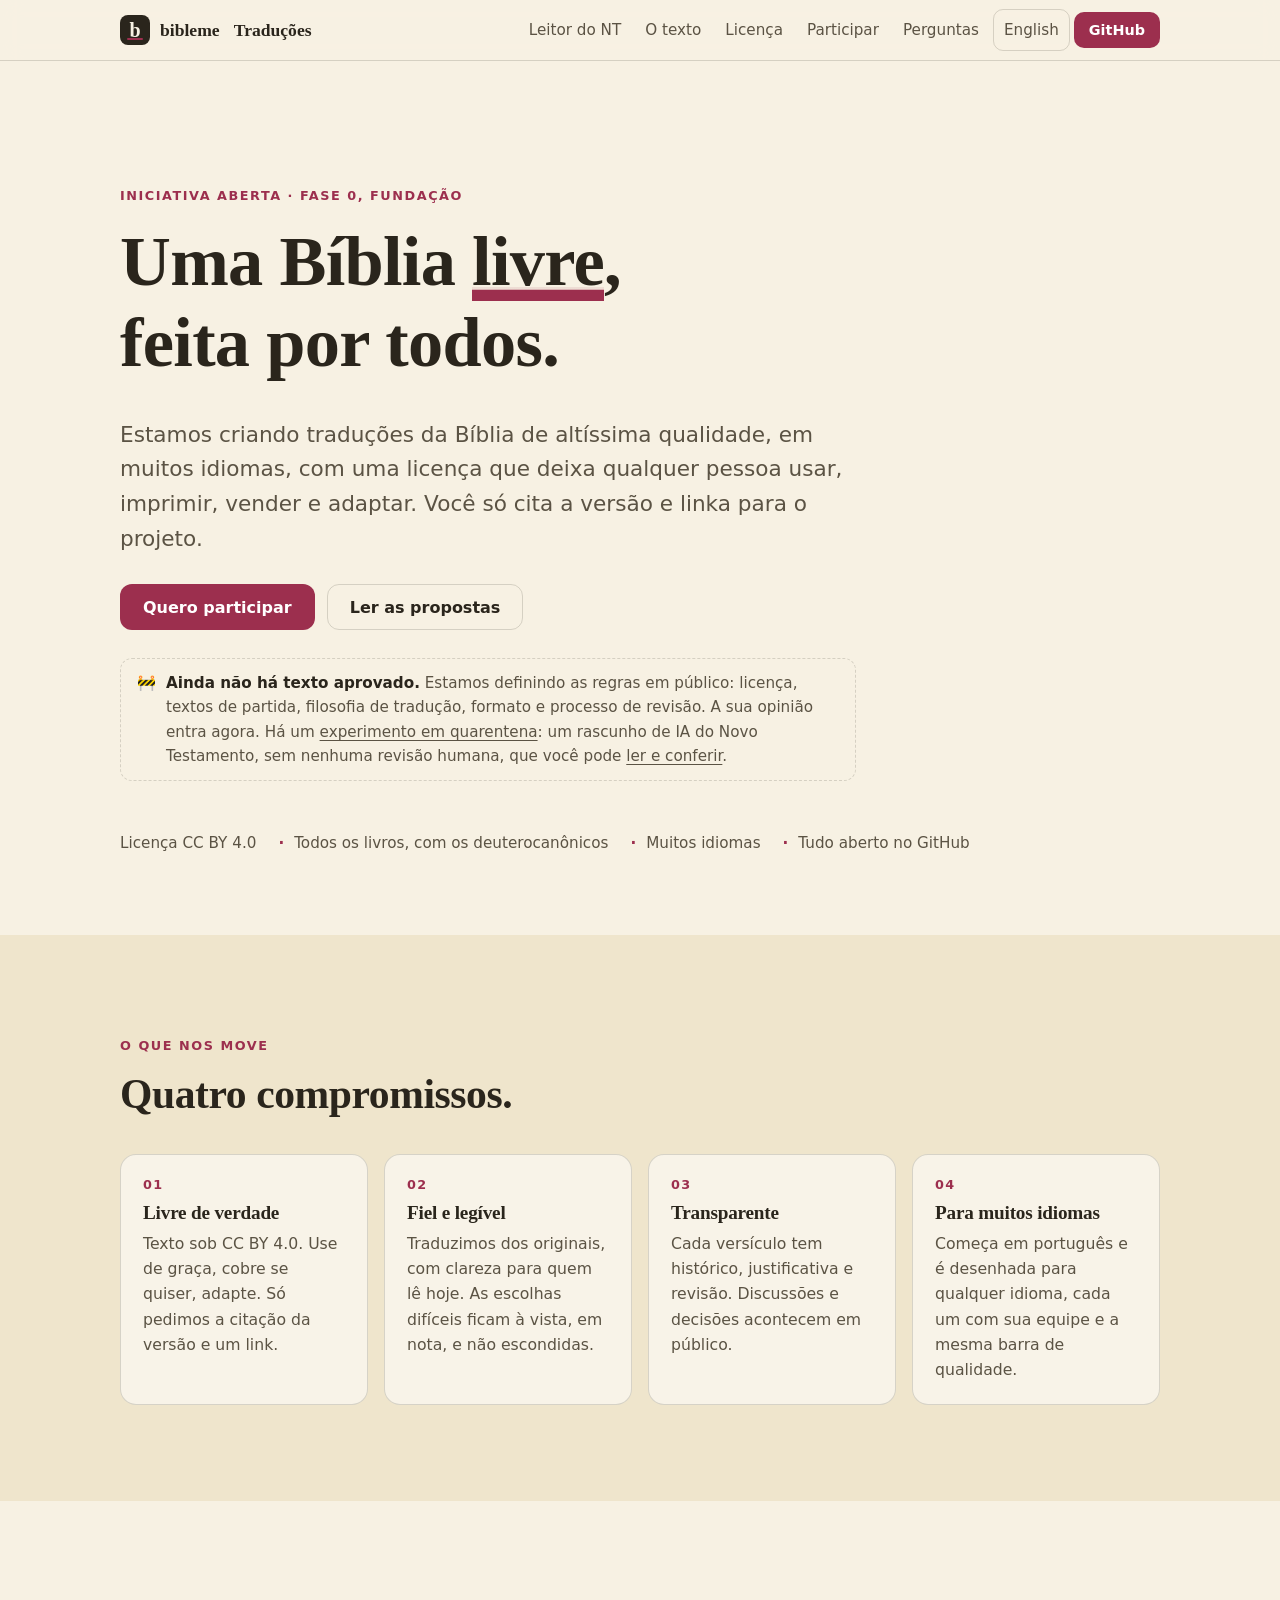
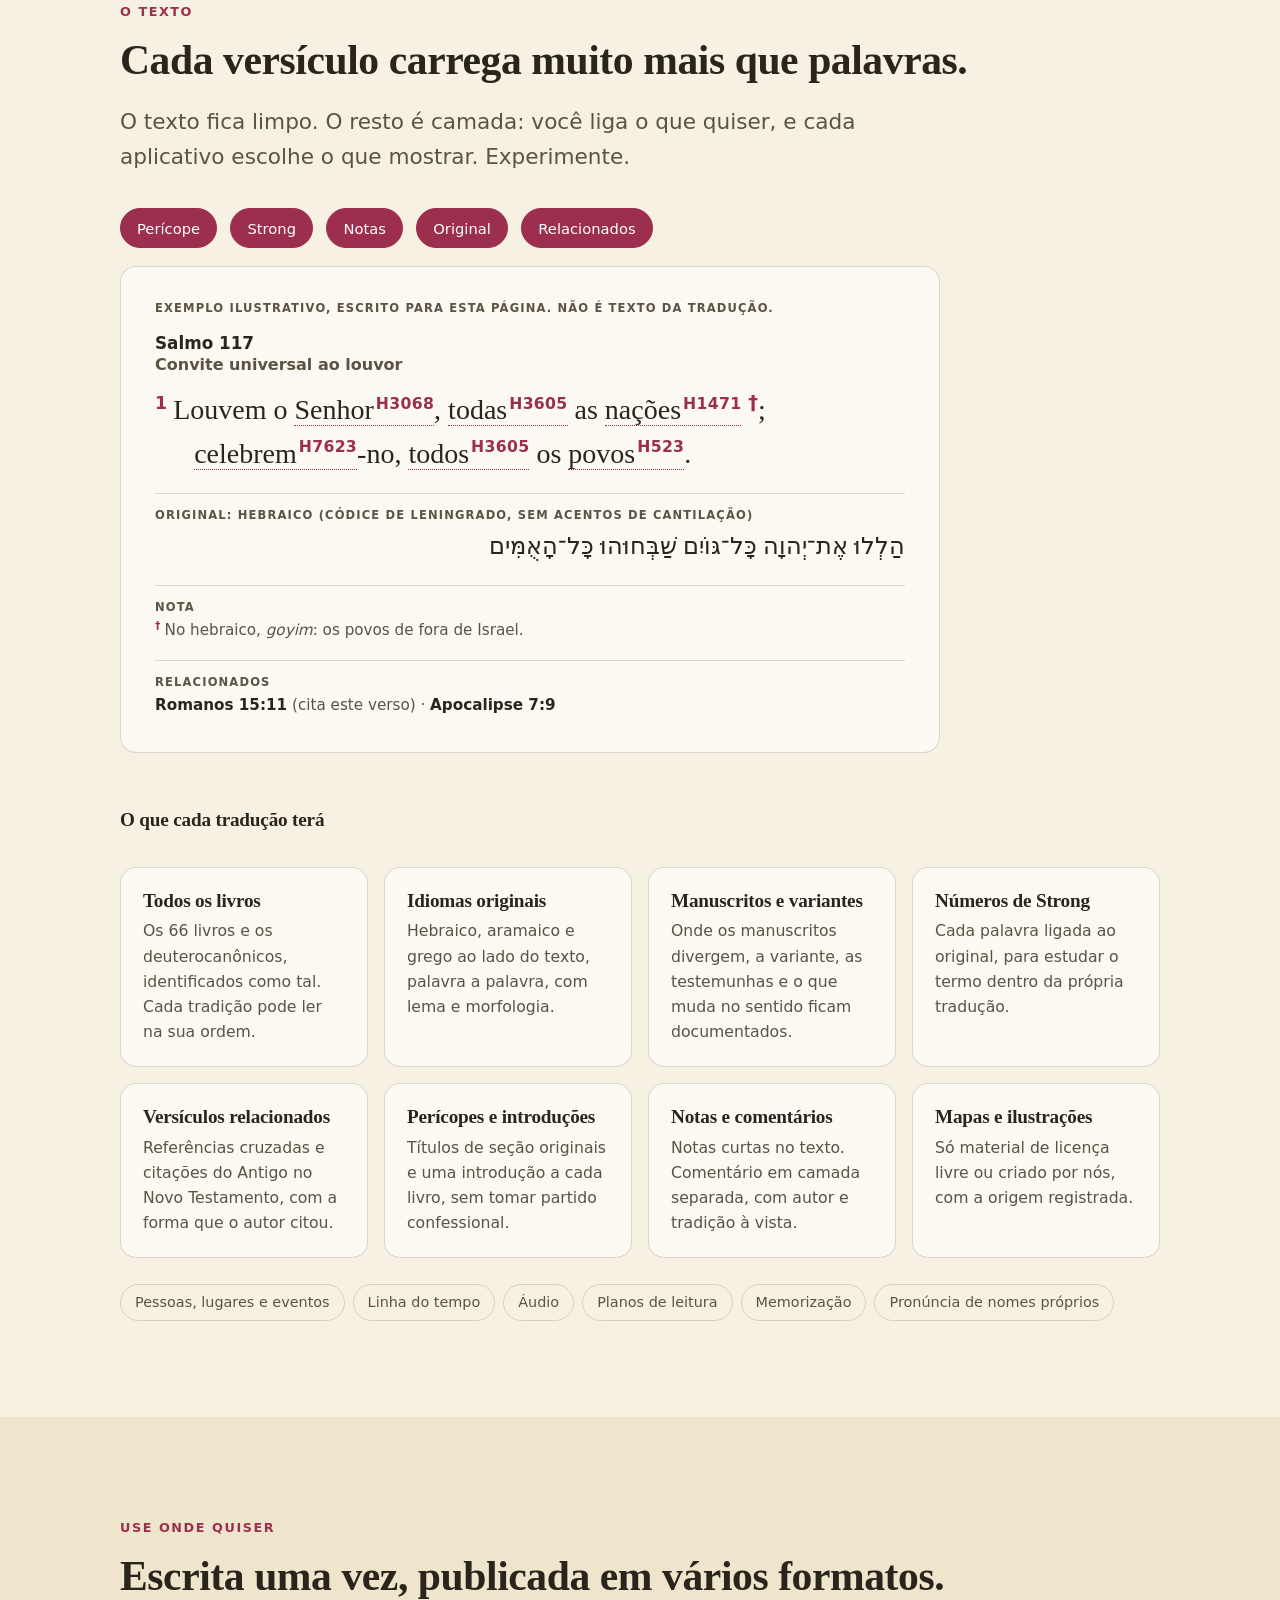
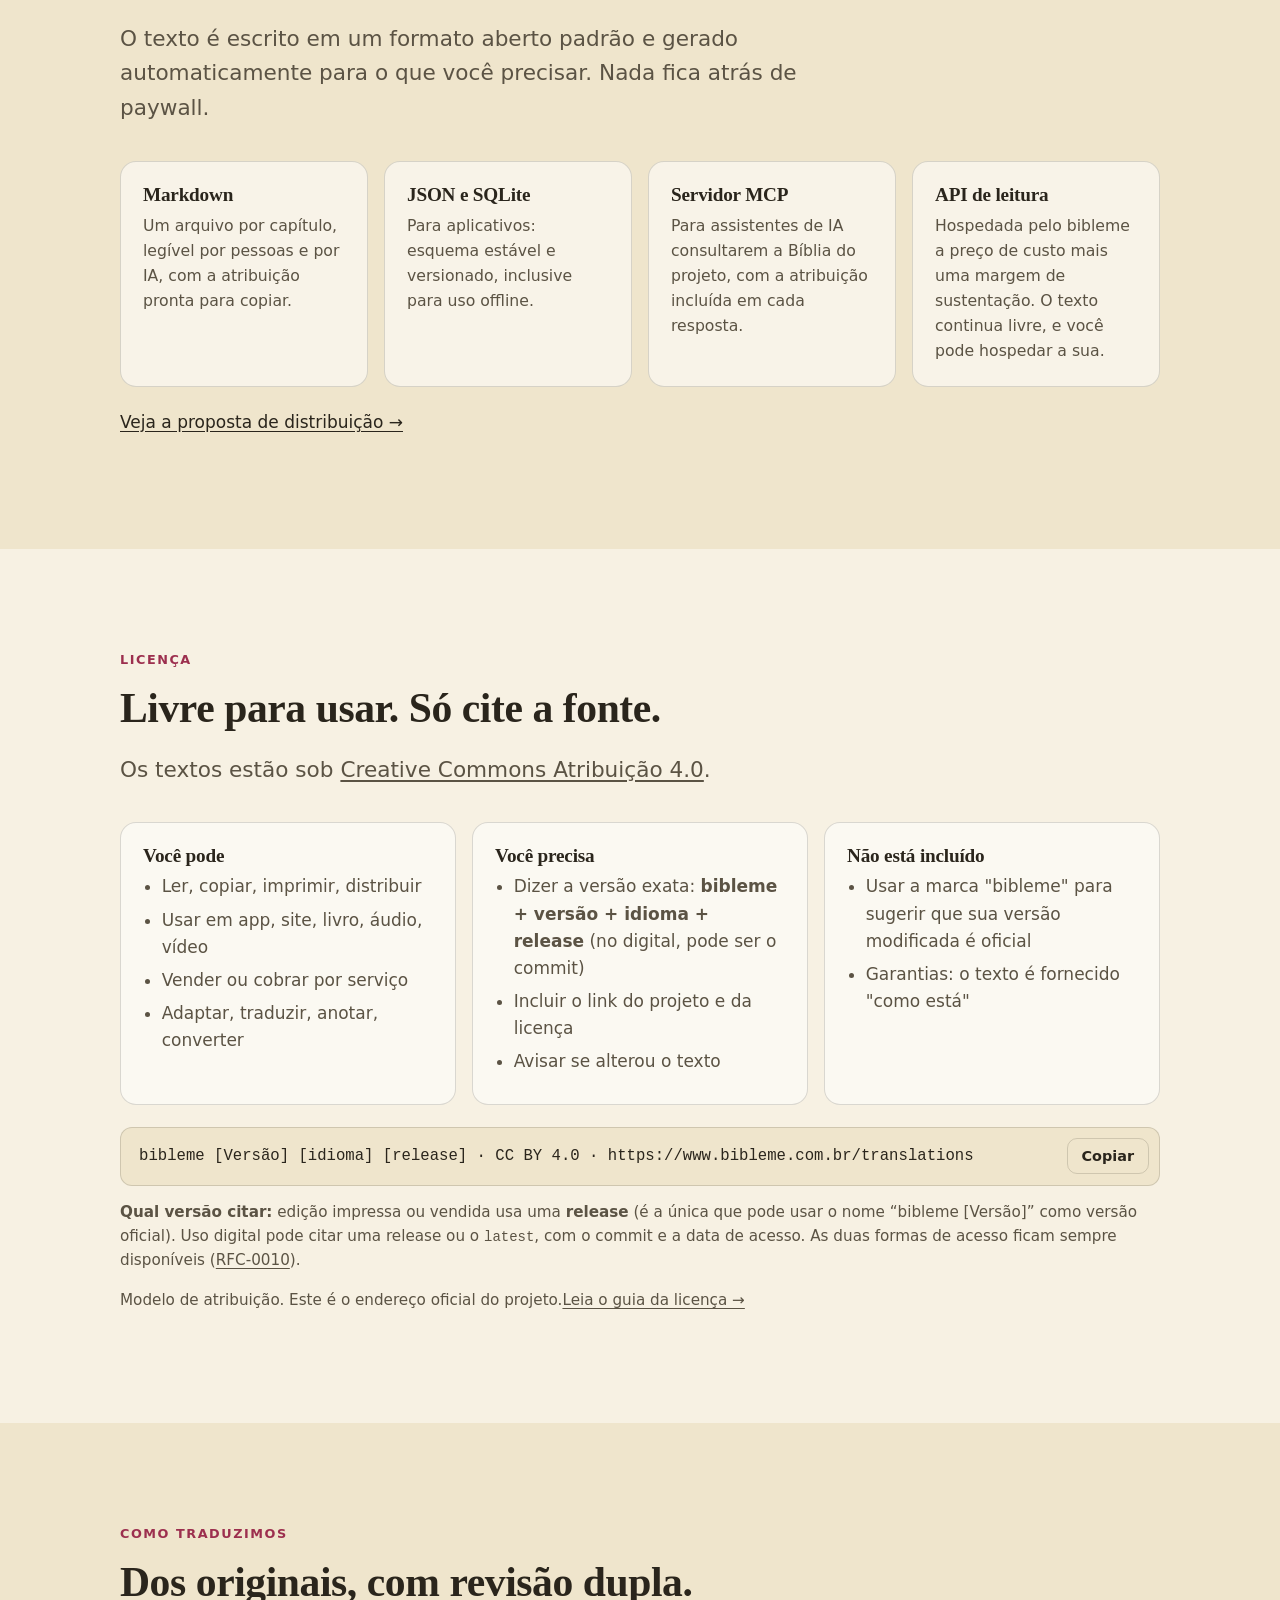
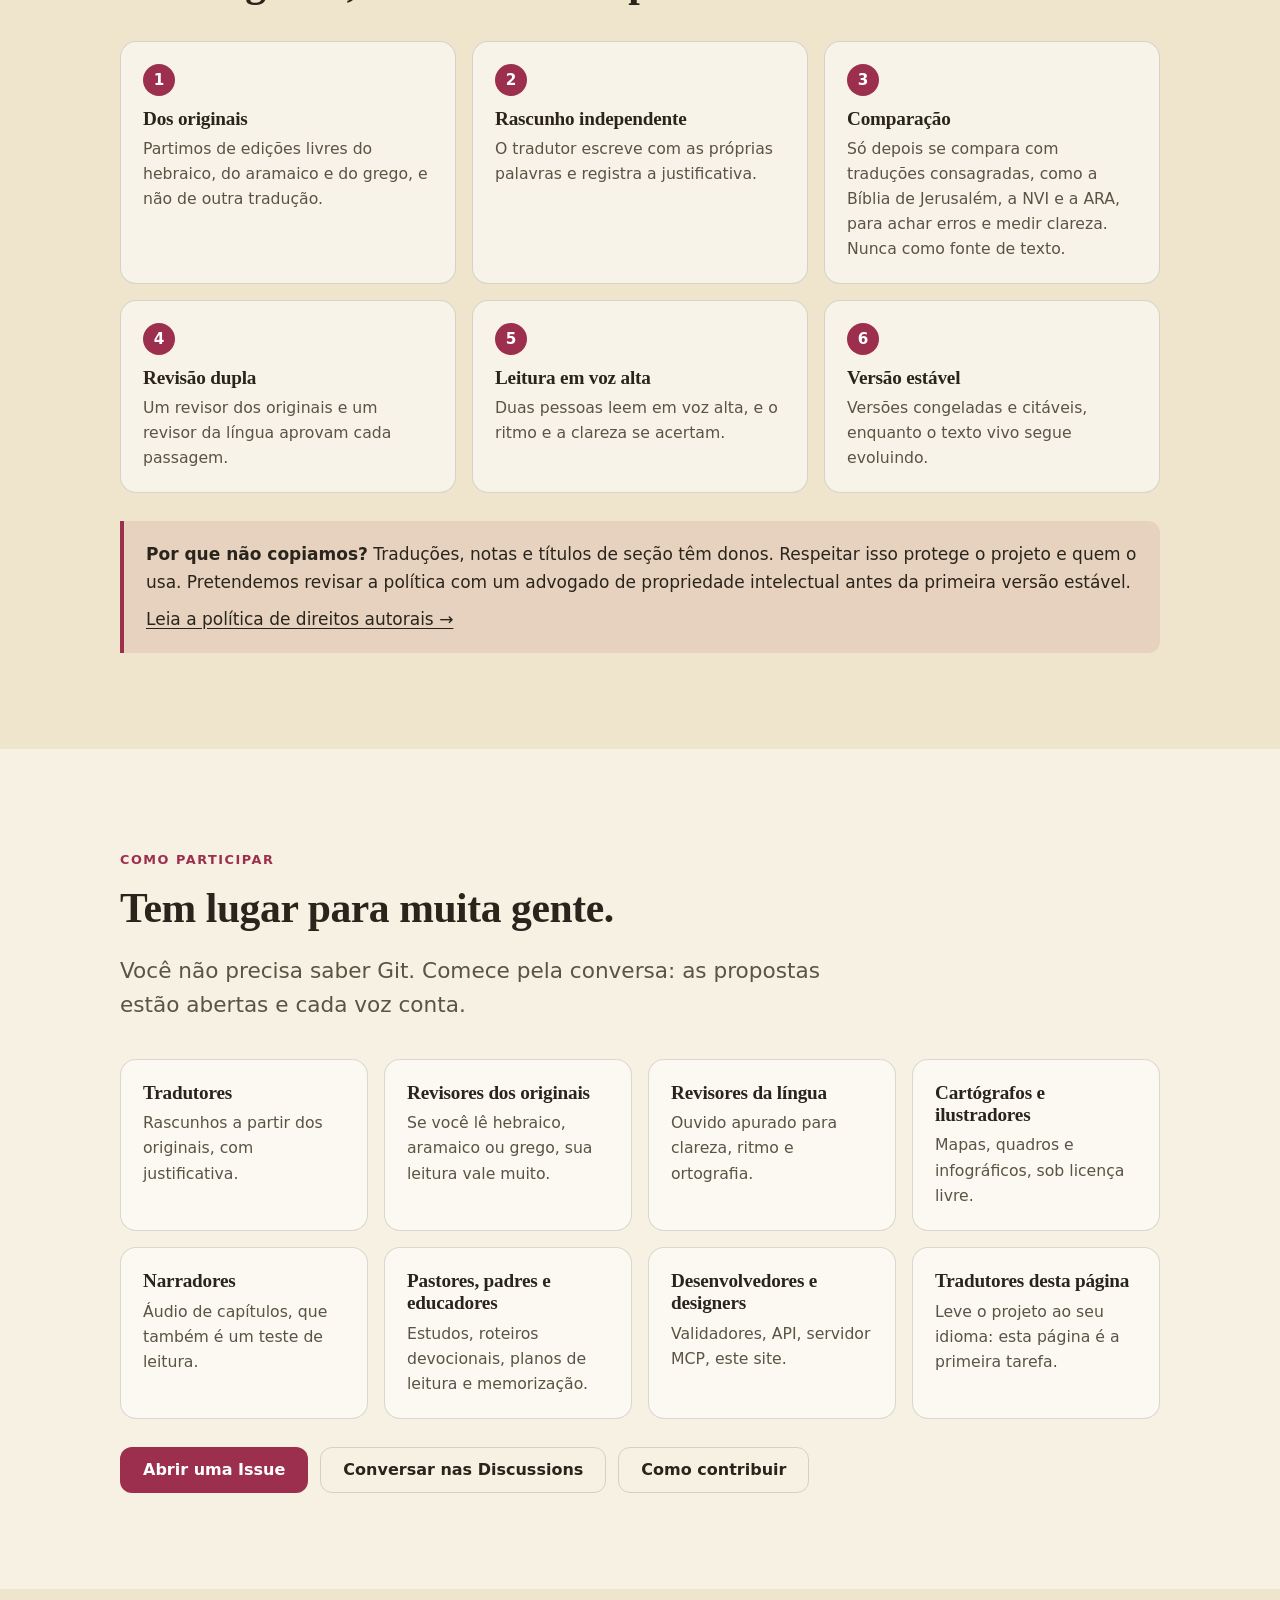
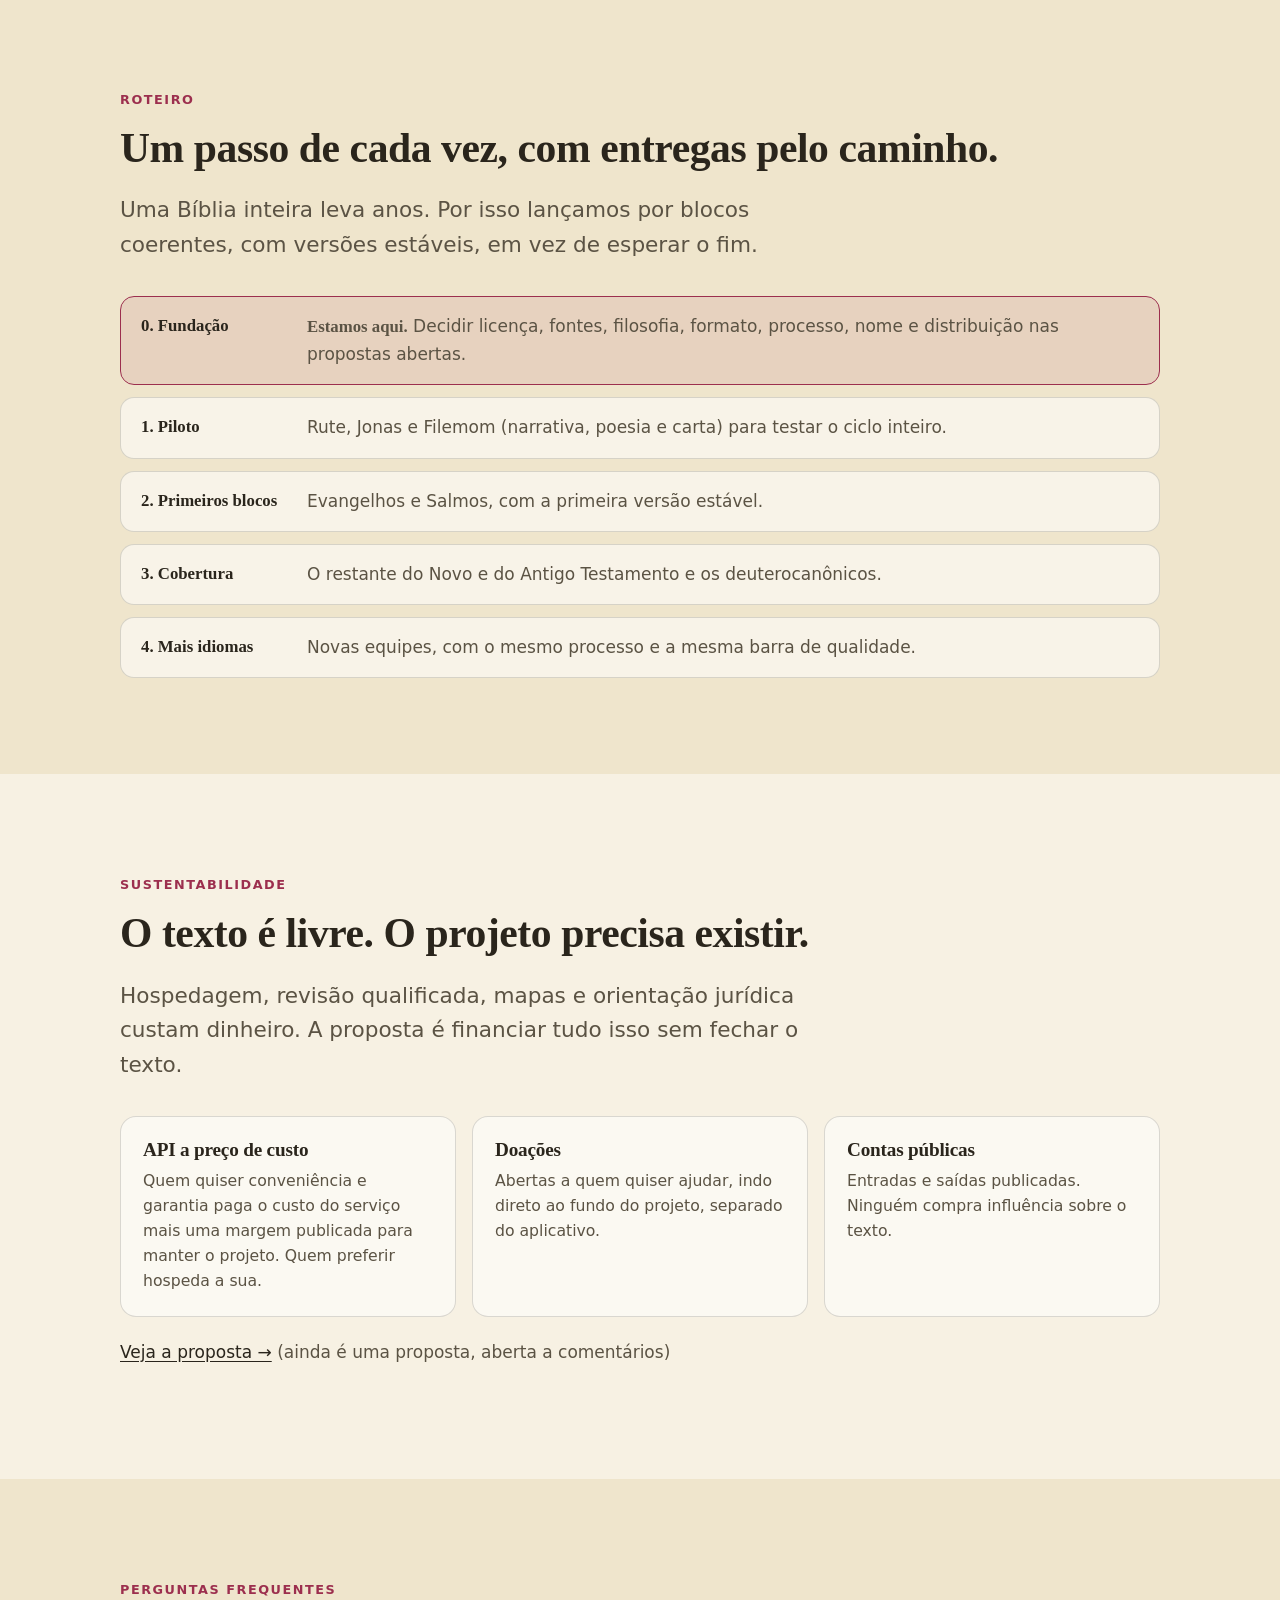
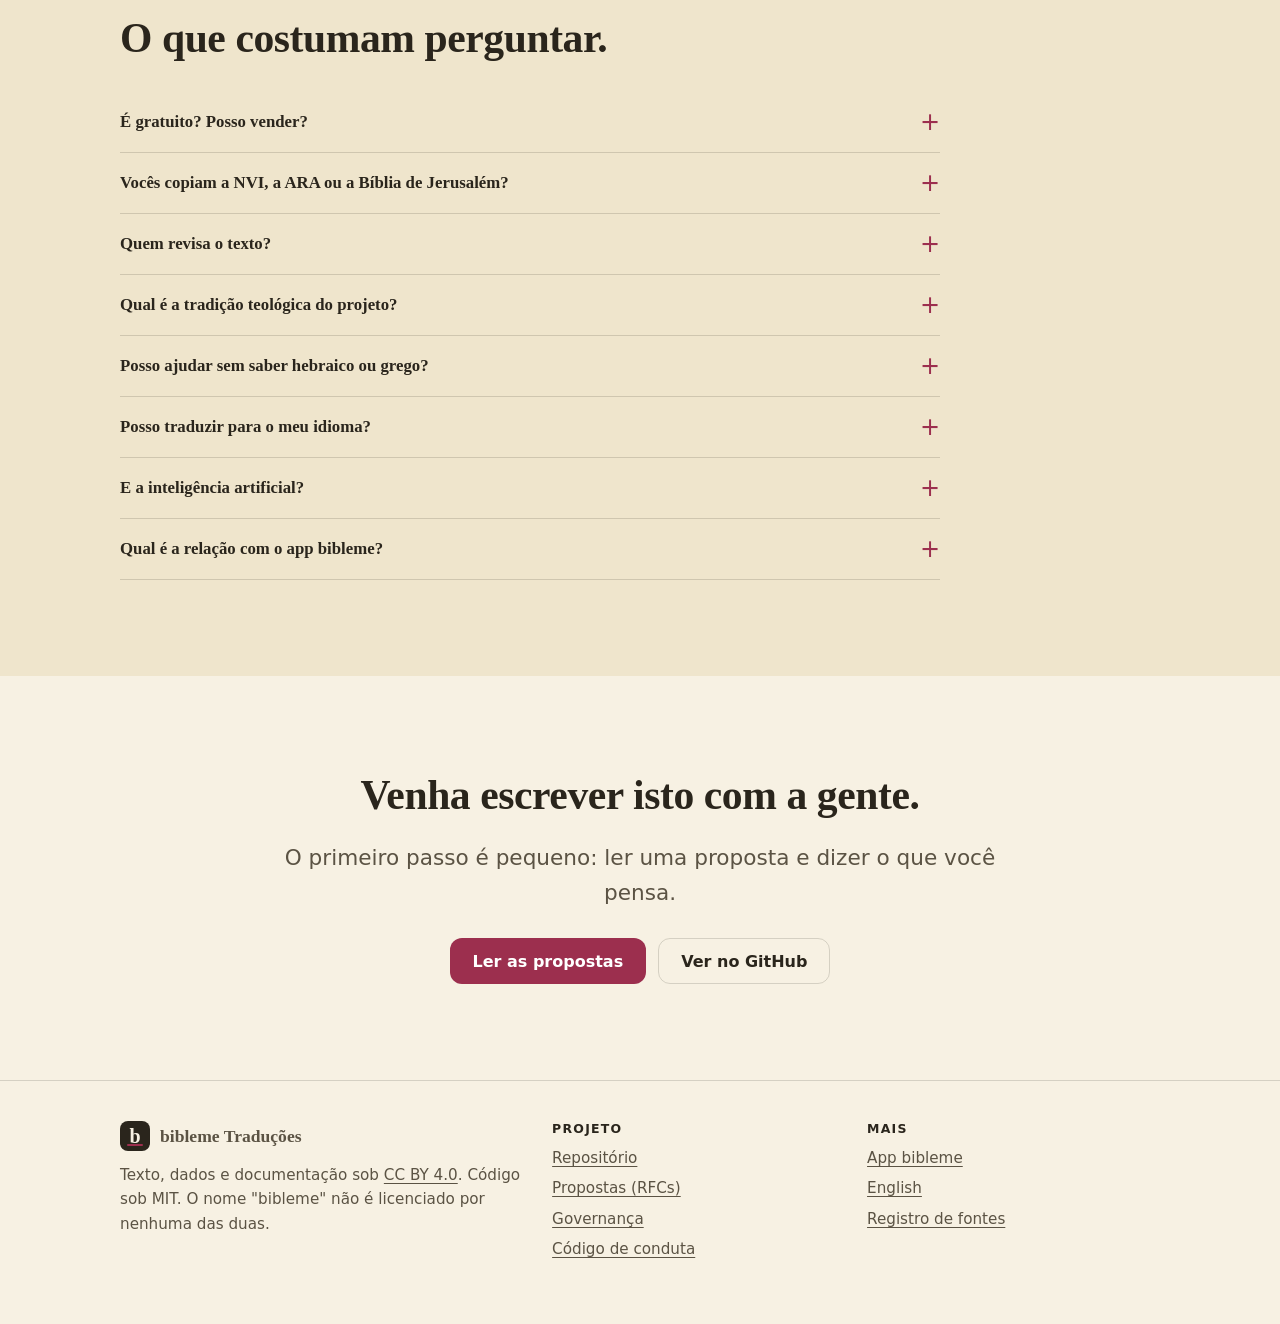
<file: site/index.html>
<!doctype html>
<html lang="pt-BR">
<head>
<meta charset="utf-8">
<meta name="viewport" content="width=device-width, initial-scale=1">
<title>bibleme Traduções · Uma Bíblia livre, feita por todos</title>
<meta name="description" content="Iniciativa aberta para criar traduções da Bíblia de alta qualidade, em muitos idiomas, com licença livre (CC BY 4.0): use, venda e adapte, só cite a versão e linke para o projeto.">
<meta name="color-scheme" content="light dark">
<meta name="theme-color" content="#f7f1e3" media="(prefers-color-scheme: light)">
<meta name="theme-color" content="#14161f" media="(prefers-color-scheme: dark)">
<meta property="og:type" content="website">
<meta property="og:title" content="bibleme Traduções · Uma Bíblia livre, feita por todos">
<meta property="og:description" content="Traduções da Bíblia de alta qualidade, em muitos idiomas, com licença livre e feitas em colaboração.">
<meta property="og:locale" content="pt_BR">
<meta property="og:locale:alternate" content="en">
<link rel="alternate" hreflang="pt-BR" href="./">
<link rel="alternate" hreflang="en" href="en/">
<link rel="alternate" hreflang="x-default" href="./">
<link rel="icon" href="data:image/svg+xml,%3Csvg xmlns='http://www.w3.org/2000/svg' viewBox='0 0 32 32'%3E%3Crect width='32' height='32' rx='8' fill='%232a251c'/%3E%3Ctext x='16' y='23' font-family='Georgia,serif' font-size='22' font-weight='700' text-anchor='middle' fill='%23f7f1e3'%3Eb%3C/text%3E%3Crect x='9' y='26' width='14' height='2' rx='1' fill='%23c2476a'/%3E%3C/svg%3E">
<link rel="stylesheet" href="assets/style.css">
</head>
<body>
<a class="skip" href="#main">Ir para o conteúdo</a>

<header class="top">
  <div class="wrap">
    <a class="brand" href="./"><span class="mark" aria-hidden="true">b</span>bibleme<span class="sub">&nbsp;Traduções</span></a>
    <nav class="nav" aria-label="Principal">
      <a class="hide-sm" href="leitor/">Leitor do NT</a>
      <a class="hide-sm" href="#camadas">O texto</a>
      <a class="hide-sm" href="#licenca">Licença</a>
      <a class="hide-sm" href="#participar">Participar</a>
      <a class="hide-sm" href="#faq">Perguntas</a>
      <a class="lang" href="en/" hreflang="en" lang="en">English</a>
      <a class="btn small" href="https://github.com/__REPO__">GitHub</a>
    </nav>
  </div>
</header>

<main id="main">

<section class="hero">
  <div class="wrap">
    <span class="eyebrow">Iniciativa aberta · Fase 0, fundação</span>
    <h1>Uma Bíblia <em>livre</em>,<br>feita por todos.</h1>
    <p class="lead">Estamos criando traduções da Bíblia de altíssima qualidade, em muitos idiomas, com uma licença que deixa qualquer pessoa usar, imprimir, vender e adaptar. Você só cita a versão e linka para o projeto.</p>
    <div class="actions">
      <a class="btn" href="#participar">Quero participar</a>
      <a class="btn ghost" href="https://github.com/__REPO__/tree/main/rfcs">Ler as propostas</a>
    </div>
    <p class="status"><span aria-hidden="true">🚧</span><span><b>Ainda não há texto aprovado.</b> Estamos definindo as regras em público: licença, textos de partida, filosofia de tradução, formato e processo de revisão. A sua opinião entra agora. Há um <a href="traducao/">experimento em quarentena</a>: um rascunho de IA do Novo Testamento, sem nenhuma revisão humana, que você pode <a href="leitor/">ler e conferir</a>.</span></p>
    <ul class="facts">
      <li>Licença CC BY 4.0</li>
      <li>Todos os livros, com os deuterocanônicos</li>
      <li>Muitos idiomas</li>
      <li>Tudo aberto no GitHub</li>
    </ul>
  </div>
</section>

<section class="alt" id="principios">
  <div class="wrap">
    <span class="eyebrow">O que nos move</span>
    <h2>Quatro compromissos.</h2>
    <div class="grid">
      <div class="card"><span class="num">01</span><h3>Livre de verdade</h3><p>Texto sob CC BY 4.0. Use de graça, cobre se quiser, adapte. Só pedimos a citação da versão e um link.</p></div>
      <div class="card"><span class="num">02</span><h3>Fiel e legível</h3><p>Traduzimos dos originais, com clareza para quem lê hoje. As escolhas difíceis ficam à vista, em nota, e não escondidas.</p></div>
      <div class="card"><span class="num">03</span><h3>Transparente</h3><p>Cada versículo tem histórico, justificativa e revisão. Discussões e decisões acontecem em público.</p></div>
      <div class="card"><span class="num">04</span><h3>Para muitos idiomas</h3><p>Começa em português e é desenhada para qualquer idioma, cada um com sua equipe e a mesma barra de qualidade.</p></div>
    </div>
  </div>
</section>

<section id="camadas">
  <div class="wrap">
    <span class="eyebrow">O texto</span>
    <h2>Cada versículo carrega muito mais que palavras.</h2>
    <p class="lead">O texto fica limpo. O resto é camada: você liga o que quiser, e cada aplicativo escolhe o que mostrar. Experimente.</p>

    <div class="demo">
      <input type="checkbox" id="t-peri" checked><label class="tgl" for="t-peri">Perícope</label>
      <input type="checkbox" id="t-strong" checked><label class="tgl" for="t-strong">Strong</label>
      <input type="checkbox" id="t-notas" checked><label class="tgl" for="t-notas">Notas</label>
      <input type="checkbox" id="t-orig" checked><label class="tgl" for="t-orig">Original</label>
      <input type="checkbox" id="t-rel" checked><label class="tgl" for="t-rel">Relacionados</label>

      <div class="verse-card" lang="pt-BR">
        <span class="tag">Exemplo ilustrativo, escrito para esta página. Não é texto da tradução.</span>
        <p class="ref">Salmo 117</p>
        <p class="head">Convite universal ao louvor</p>
        <p class="v"><span class="vn">1</span>Louvem o <span class="w">Senhor<sup class="sg">H3068</sup></span>, <span class="w">todas<sup class="sg">H3605</sup></span> as <span class="w">nações<sup class="sg">H1471</sup></span><sup class="nt">†</sup>;
          <span class="l2"><span class="w">celebrem<sup class="sg">H7623</sup></span>-no, <span class="w">todos<sup class="sg">H3605</sup></span> os <span class="w">povos<sup class="sg">H523</sup></span>.</span></p>
        <div class="orig"><span class="lab">Original: hebraico (Códice de Leningrado, sem acentos de cantilação)</span><span class="he" lang="he" dir="rtl">הַלְלוּ אֶת־יְהוָה כָּל־גּוֹיִם שַׁבְּחוּהוּ כָּל־הָאֻמִּים</span></div>
        <div class="notes"><span class="lab">Nota</span><sup class="nt" style="margin:0 .4em 0 0">†</sup>No hebraico, <i>goyim</i>: os povos de fora de Israel.</div>
        <div class="rel"><span class="lab">Relacionados</span><b>Romanos 15:11</b> (cita este verso) · <b>Apocalipse 7:9</b></div>
      </div>
    </div>

    <h3 style="margin-top:56px">O que cada tradução terá</h3>
    <div class="grid">
      <div class="card"><h3>Todos os livros</h3><p>Os 66 livros e os deuterocanônicos, identificados como tal. Cada tradição pode ler na sua ordem.</p></div>
      <div class="card"><h3>Idiomas originais</h3><p>Hebraico, aramaico e grego ao lado do texto, palavra a palavra, com lema e morfologia.</p></div>
      <div class="card"><h3>Manuscritos e variantes</h3><p>Onde os manuscritos divergem, a variante, as testemunhas e o que muda no sentido ficam documentados.</p></div>
      <div class="card"><h3>Números de Strong</h3><p>Cada palavra ligada ao original, para estudar o termo dentro da própria tradução.</p></div>
      <div class="card"><h3>Versículos relacionados</h3><p>Referências cruzadas e citações do Antigo no Novo Testamento, com a forma que o autor citou.</p></div>
      <div class="card"><h3>Perícopes e introduções</h3><p>Títulos de seção originais e uma introdução a cada livro, sem tomar partido confessional.</p></div>
      <div class="card"><h3>Notas e comentários</h3><p>Notas curtas no texto. Comentário em camada separada, com autor e tradição à vista.</p></div>
      <div class="card"><h3>Mapas e ilustrações</h3><p>Só material de licença livre ou criado por nós, com a origem registrada.</p></div>
    </div>
    <div class="chips" aria-label="E mais">
      <span class="chip">Pessoas, lugares e eventos</span>
      <span class="chip">Linha do tempo</span>
      <span class="chip">Áudio</span>
      <span class="chip">Planos de leitura</span>
      <span class="chip">Memorização</span>
      <span class="chip">Pronúncia de nomes próprios</span>
    </div>
  </div>
</section>

<section class="alt" id="usar">
  <div class="wrap">
    <span class="eyebrow">Use onde quiser</span>
    <h2>Escrita uma vez, publicada em vários formatos.</h2>
    <p class="lead">O texto é escrito em um formato aberto padrão e gerado automaticamente para o que você precisar. Nada fica atrás de paywall.</p>
    <div class="grid">
      <div class="card"><h3>Markdown</h3><p>Um arquivo por capítulo, legível por pessoas e por IA, com a atribuição pronta para copiar.</p></div>
      <div class="card"><h3>JSON e SQLite</h3><p>Para aplicativos: esquema estável e versionado, inclusive para uso offline.</p></div>
      <div class="card"><h3>Servidor MCP</h3><p>Para assistentes de IA consultarem a Bíblia do projeto, com a atribuição incluída em cada resposta.</p></div>
      <div class="card"><h3>API de leitura</h3><p>Hospedada pelo bibleme a preço de custo mais uma margem de sustentação. O texto continua livre, e você pode hospedar a sua.</p></div>
    </div>
    <p style="margin-top:22px"><a href="https://github.com/__REPO__/blob/main/rfcs/0006-distribuicao-ia-api-mcp.md">Veja a proposta de distribuição →</a></p>
  </div>
</section>

<section id="licenca">
  <div class="wrap">
    <span class="eyebrow">Licença</span>
    <h2>Livre para usar. Só cite a fonte.</h2>
    <p class="lead">Os textos estão sob <a href="https://creativecommons.org/licenses/by/4.0/deed.pt-br">Creative Commons Atribuição 4.0</a>.</p>
    <div class="three">
      <div class="card"><h3>Você pode</h3><ul><li>Ler, copiar, imprimir, distribuir</li><li>Usar em app, site, livro, áudio, vídeo</li><li>Vender ou cobrar por serviço</li><li>Adaptar, traduzir, anotar, converter</li></ul></div>
      <div class="card"><h3>Você precisa</h3><ul><li>Dizer a versão exata: <b>bibleme + versão + idioma + release</b> (no digital, pode ser o commit)</li><li>Incluir o link do projeto e da licença</li><li>Avisar se alterou o texto</li></ul></div>
      <div class="card"><h3>Não está incluído</h3><ul><li>Usar a marca "bibleme" para sugerir que sua versão modificada é oficial</li><li>Garantias: o texto é fornecido "como está"</li></ul></div>
    </div>
    <div class="codebox"><button class="btn small ghost" type="button" data-copy="attr" data-done="Copiado">Copiar</button><pre id="attr">bibleme [Versão] [idioma] [release] · CC BY 4.0 · https://www.bibleme.com.br/translations</pre></div>
    <p style="margin-top:14px;color:var(--muted);font-size:.95rem"><b>Qual versão citar:</b> edição impressa ou vendida usa uma <b>release</b> (é a única que pode usar o nome &ldquo;bibleme [Versão]&rdquo; como versão oficial). Uso digital pode citar uma release ou o <code>latest</code>, com o commit e a data de acesso. As duas formas de acesso ficam sempre disponíveis (<a href="https://github.com/__REPO__/blob/main/rfcs/0010-citacao-por-tipo-de-uso.md">RFC-0010</a>).</p>
    <p style="margin-top:14px;color:var(--muted);font-size:.95rem">Modelo de atribuição. Este é o endereço oficial do projeto.<a href="https://github.com/__REPO__/blob/main/docs/licenca.md">Leia o guia da licença →</a></p>
  </div>
</section>

<section class="alt" id="como">
  <div class="wrap">
    <span class="eyebrow">Como traduzimos</span>
    <h2>Dos originais, com revisão dupla.</h2>
    <ol class="steps">
      <li><h3>Dos originais</h3><p>Partimos de edições livres do hebraico, do aramaico e do grego, e não de outra tradução.</p></li>
      <li><h3>Rascunho independente</h3><p>O tradutor escreve com as próprias palavras e registra a justificativa.</p></li>
      <li><h3>Comparação</h3><p>Só depois se compara com traduções consagradas, como a Bíblia de Jerusalém, a NVI e a ARA, para achar erros e medir clareza. Nunca como fonte de texto.</p></li>
      <li><h3>Revisão dupla</h3><p>Um revisor dos originais e um revisor da língua aprovam cada passagem.</p></li>
      <li><h3>Leitura em voz alta</h3><p>Duas pessoas leem em voz alta, e o ritmo e a clareza se acertam.</p></li>
      <li><h3>Versão estável</h3><p>Versões congeladas e citáveis, enquanto o texto vivo segue evoluindo.</p></li>
    </ol>
    <div class="callout">
      <p><b>Por que não copiamos?</b> Traduções, notas e títulos de seção têm donos. Respeitar isso protege o projeto e quem o usa. Pretendemos revisar a política com um advogado de propriedade intelectual antes da primeira versão estável.</p>
      <p><a href="https://github.com/__REPO__/blob/main/docs/direitos-autorais-e-referencias.md">Leia a política de direitos autorais →</a></p>
    </div>
  </div>
</section>

<section id="participar">
  <div class="wrap">
    <span class="eyebrow">Como participar</span>
    <h2>Tem lugar para muita gente.</h2>
    <p class="lead">Você não precisa saber Git. Comece pela conversa: as propostas estão abertas e cada voz conta.</p>
    <div class="grid">
      <div class="card"><h3>Tradutores</h3><p>Rascunhos a partir dos originais, com justificativa.</p></div>
      <div class="card"><h3>Revisores dos originais</h3><p>Se você lê hebraico, aramaico ou grego, sua leitura vale muito.</p></div>
      <div class="card"><h3>Revisores da língua</h3><p>Ouvido apurado para clareza, ritmo e ortografia.</p></div>
      <div class="card"><h3>Cartógrafos e ilustradores</h3><p>Mapas, quadros e infográficos, sob licença livre.</p></div>
      <div class="card"><h3>Narradores</h3><p>Áudio de capítulos, que também é um teste de leitura.</p></div>
      <div class="card"><h3>Pastores, padres e educadores</h3><p>Estudos, roteiros devocionais, planos de leitura e memorização.</p></div>
      <div class="card"><h3>Desenvolvedores e designers</h3><p>Validadores, API, servidor MCP, este site.</p></div>
      <div class="card"><h3>Tradutores desta página</h3><p>Leve o projeto ao seu idioma: esta página é a primeira tarefa.</p></div>
    </div>
    <div class="actions">
      <a class="btn" href="https://github.com/__REPO__/issues/new/choose">Abrir uma Issue</a>
      <a class="btn ghost" href="https://github.com/__REPO__/discussions">Conversar nas Discussions</a>
      <a class="btn ghost" href="https://github.com/__REPO__/blob/main/CONTRIBUTING.md">Como contribuir</a>
    </div>
  </div>
</section>

<section class="alt" id="roteiro">
  <div class="wrap">
    <span class="eyebrow">Roteiro</span>
    <h2>Um passo de cada vez, com entregas pelo caminho.</h2>
    <p class="lead">Uma Bíblia inteira leva anos. Por isso lançamos por blocos coerentes, com versões estáveis, em vez de esperar o fim.</p>
    <ol class="road">
      <li class="now"><b>0. Fundação</b><span><b>Estamos aqui.</b> Decidir licença, fontes, filosofia, formato, processo, nome e distribuição nas propostas abertas.</span></li>
      <li><b>1. Piloto</b><span>Rute, Jonas e Filemom (narrativa, poesia e carta) para testar o ciclo inteiro.</span></li>
      <li><b>2. Primeiros blocos</b><span>Evangelhos e Salmos, com a primeira versão estável.</span></li>
      <li><b>3. Cobertura</b><span>O restante do Novo e do Antigo Testamento e os deuterocanônicos.</span></li>
      <li><b>4. Mais idiomas</b><span>Novas equipes, com o mesmo processo e a mesma barra de qualidade.</span></li>
    </ol>
  </div>
</section>

<section id="sustento">
  <div class="wrap">
    <span class="eyebrow">Sustentabilidade</span>
    <h2>O texto é livre. O projeto precisa existir.</h2>
    <p class="lead">Hospedagem, revisão qualificada, mapas e orientação jurídica custam dinheiro. A proposta é financiar tudo isso sem fechar o texto.</p>
    <div class="three">
      <div class="card"><h3>API a preço de custo</h3><p>Quem quiser conveniência e garantia paga o custo do serviço mais uma margem publicada para manter o projeto. Quem preferir hospeda a sua.</p></div>
      <div class="card"><h3>Doações</h3><p>Abertas a quem quiser ajudar, indo direto ao fundo do projeto, separado do aplicativo.</p></div>
      <div class="card"><h3>Contas públicas</h3><p>Entradas e saídas publicadas. Ninguém compra influência sobre o texto.</p></div>
    </div>
    <p style="margin-top:22px"><a href="https://github.com/__REPO__/blob/main/rfcs/0007-sustentabilidade.md">Veja a proposta →</a> <span style="color:var(--muted)">(ainda é uma proposta, aberta a comentários)</span></p>
  </div>
</section>

<section class="alt" id="faq">
  <div class="wrap">
    <span class="eyebrow">Perguntas frequentes</span>
    <h2>O que costumam perguntar.</h2>
    <div class="faq">
      <details><summary>É gratuito? Posso vender?</summary><p>Os dois. A licença CC BY 4.0 permite uso gratuito e comercial. Você só precisa citar a versão, linkar para o projeto e avisar se alterou o texto.</p></details>
      <details><summary>Vocês copiam a NVI, a ARA ou a Bíblia de Jerusalém?</summary><p>Não. Traduzimos dos textos originais. Essas Bíblias servem de ponto de comparação para avaliar fidelidade e clareza, mas nada delas entra no projeto: nem versículos, nem notas, nem títulos. No rascunho de IA do Novo Testamento, nenhuma tradução publicada foi usada como base nem como apoio.</p></details>
      <details><summary>Quem revisa o texto?</summary><p>Cada passagem passa por um revisor dos originais e um revisor da língua, e por uma leitura em voz alta. Tudo fica registrado e aberto a comentários. Esse é o processo previsto: no rascunho de IA do Novo Testamento, até agora só houve revisão cruzada entre duas IAs, e nenhuma pessoa o revisou.</p></details>
      <details><summary>Qual é a tradição teológica do projeto?</summary><p>O texto procura dizer o que o original diz. Interpretações ficam em camada separada, identificadas por autor e tradição. Católicos, ortodoxos, protestantes e pessoas sem religião são bem-vindos, e os deuterocanônicos estão incluídos.</p></details>
      <details><summary>Posso ajudar sem saber hebraico ou grego?</summary><p>Claro. Há muito a fazer: revisar a língua, ler em voz alta, desenhar mapas, escrever estudos, traduzir a documentação, programar. Comece comentando as propostas.</p></details>
      <details><summary>Posso traduzir para o meu idioma?</summary><p>Sim, é o objetivo. Abra a Issue "Novo idioma" e conte como você faria. Cada idioma tem a sua equipe, e quem consegue conferir contra os originais é essencial.</p></details>
      <details><summary>E a inteligência artificial?</summary><p>A IA é apoio, não autora: quem submete uma contribuição responde por ela e declara se houve apoio de IA e para quê (<a href="https://github.com/__REPO__/blob/main/rfcs/0004-processo-e-versoes.md#6-uso-de-ia-no-processo">RFC-0004</a>). O texto também é publicado em formatos prontos para IA, com atribuição.</p><p>A cautela tem motivo: modelos podem reproduzir traduções protegidas de memória. Por isso, um rascunho de IA do texto bíblico não vale como rascunho independente: é material de risco e só passa a valer depois da verificação de semelhança e da revisão humana.</p><p><b>Onde a IA já foi usada.</b> Os documentos fundadores (README, guia da licença, políticas, registro de fontes e propostas) foram redigidos com apoio de IA (Claude, da Anthropic) e revisados pelo fundador. Além disso, existe um <a href="traducao/">rascunho do Novo Testamento feito com uso de IA</a>, que pode incluir a escrita e a revisão dos textos (Claude e Codex, da OpenAI), traduzido do grego (SBLGNT). As fontes, o método e o que foi conferido estão explicados na página do rascunho, que segue em quarentena: sem revisão humana formal, sem valor de texto aprovado e com aviso em todas as páginas.</p></details>
      <details><summary>Qual é a relação com o app bibleme?</summary><p>O <a href="https://www.bibleme.com.br">bibleme</a> é um dos usuários possíveis do texto. O projeto de tradução tem governança independente: o app recebe o texto nas mesmas condições que qualquer outro.</p></details>
    </div>
  </div>
</section>

<section class="center" id="fim">
  <div class="wrap">
    <h2>Venha escrever isto com a gente.</h2>
    <p class="lead">O primeiro passo é pequeno: ler uma proposta e dizer o que você pensa.</p>
    <div class="actions" style="justify-content:center">
      <a class="btn" href="https://github.com/__REPO__/tree/main/rfcs">Ler as propostas</a>
      <a class="btn ghost" href="https://github.com/__REPO__">Ver no GitHub</a>
    </div>
  </div>
</section>

</main>

<footer>
  <div class="wrap">
    <div>
      <a class="brand" href="./"><span class="mark" aria-hidden="true">b</span>bibleme Traduções</a>
      <p style="margin-top:12px">Texto, dados e documentação sob <a href="https://creativecommons.org/licenses/by/4.0/deed.pt-br">CC BY 4.0</a>. Código sob MIT. O nome "bibleme" não é licenciado por nenhuma das duas.</p>
    </div>
    <div>
      <h4>Projeto</h4>
      <ul>
        <li><a href="https://github.com/__REPO__">Repositório</a></li>
        <li><a href="https://github.com/__REPO__/tree/main/rfcs">Propostas (RFCs)</a></li>
        <li><a href="https://github.com/__REPO__/blob/main/GOVERNANCE.md">Governança</a></li>
        <li><a href="https://github.com/__REPO__/blob/main/CODE_OF_CONDUCT.md">Código de conduta</a></li>
      </ul>
    </div>
    <div>
      <h4>Mais</h4>
      <ul>
        <li><a href="https://www.bibleme.com.br">App bibleme</a></li>
        <li><a href="en/" hreflang="en" lang="en">English</a></li>
        <li><a href="https://github.com/__REPO__/blob/main/docs/registro-de-fontes.md">Registro de fontes</a></li>
      </ul>
    </div>
  </div>
</footer>

<script>
document.querySelectorAll('[data-copy]').forEach(function (b) {
  b.addEventListener('click', function () {
    var t = document.getElementById(b.dataset.copy);
    if (!navigator.clipboard || !t) return;
    navigator.clipboard.writeText(t.innerText).then(function () {
      var o = b.textContent; b.textContent = b.dataset.done;
      setTimeout(function () { b.textContent = o; }, 1600);
    });
  });
});
</script>
</body>
</html>
</file>
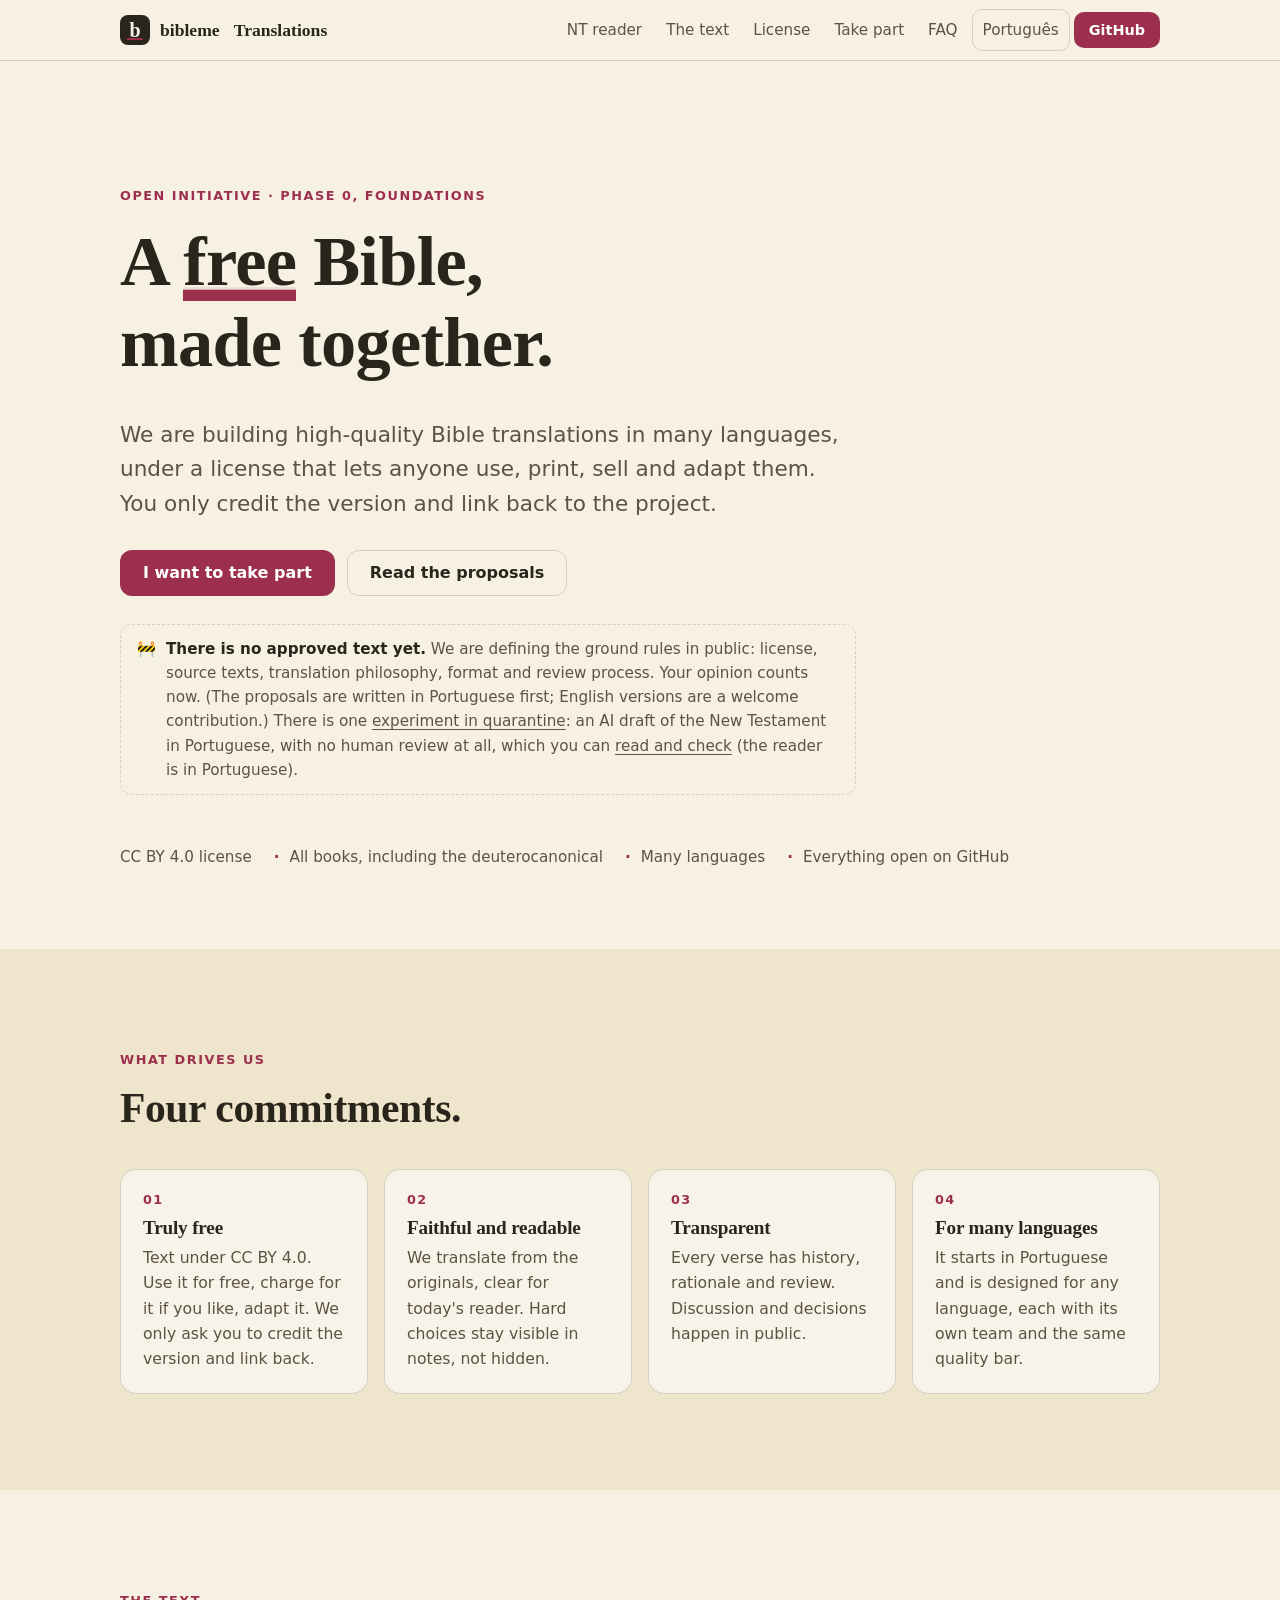
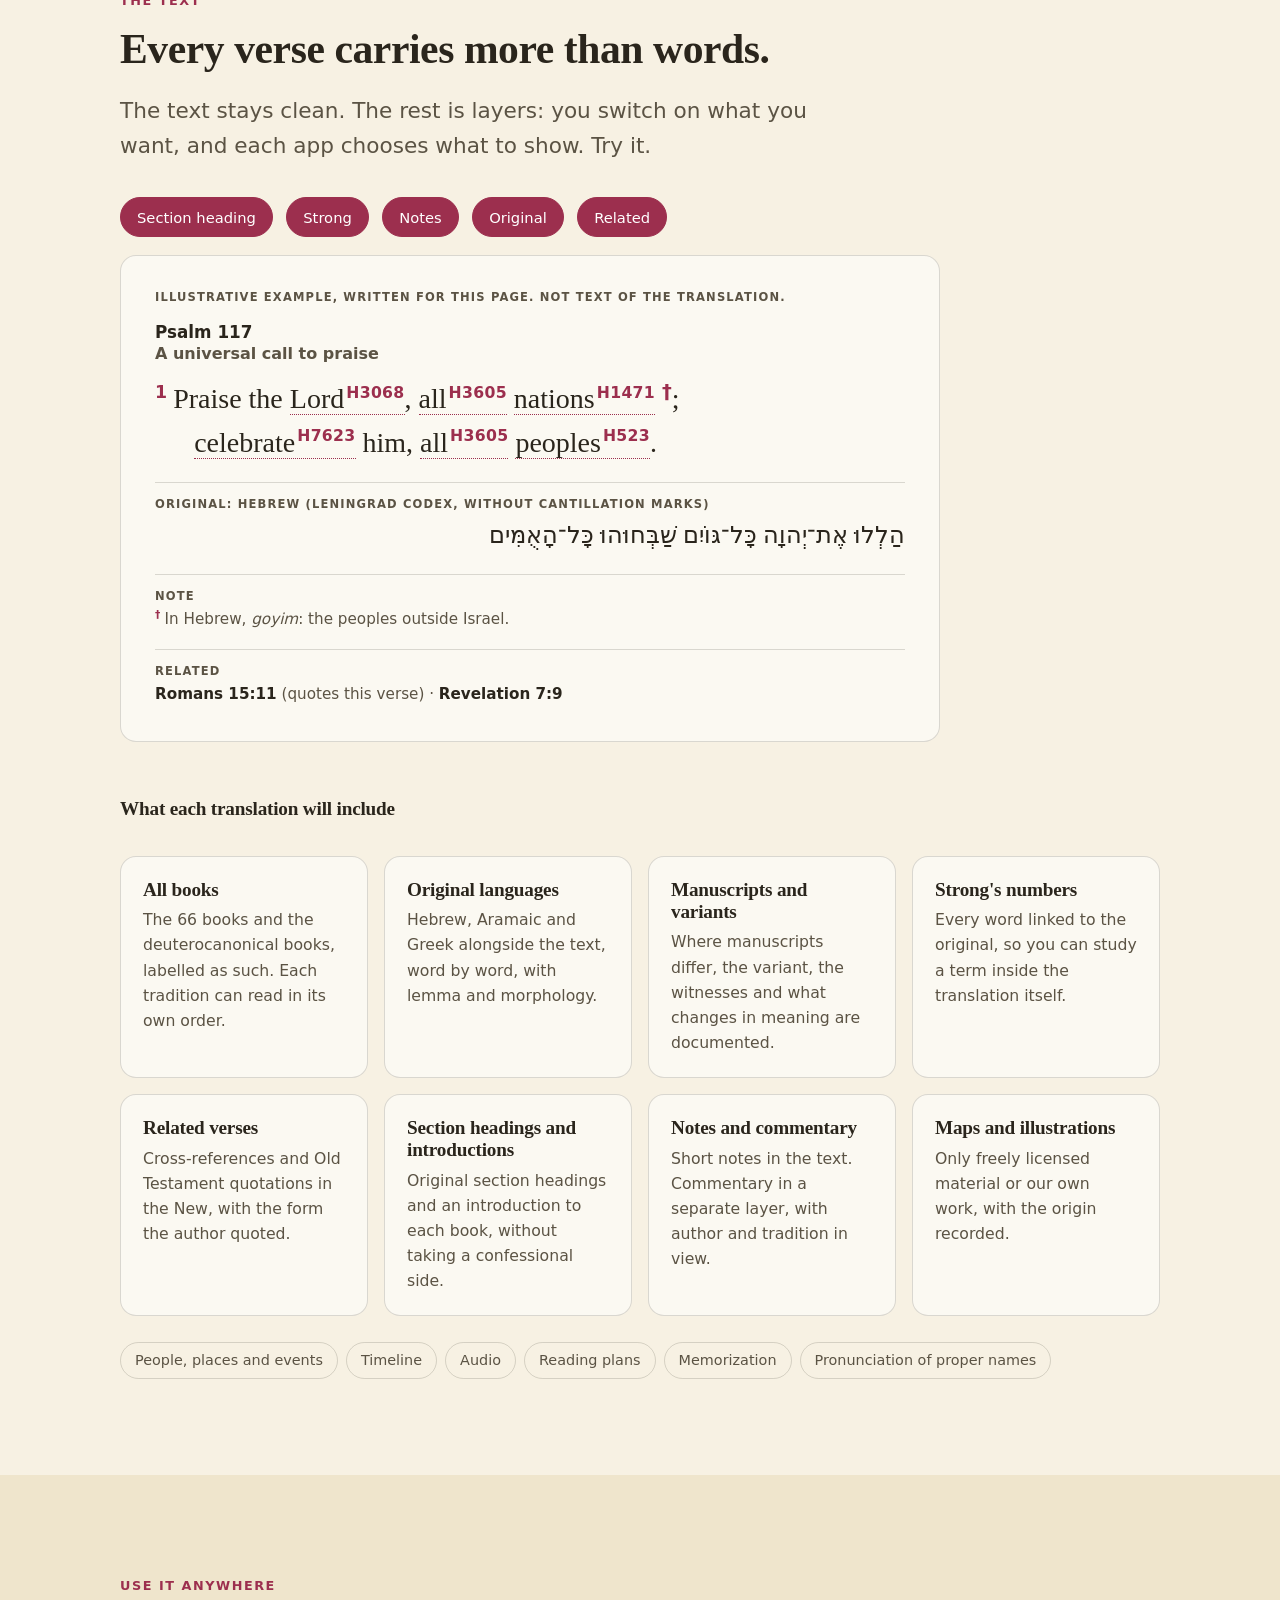
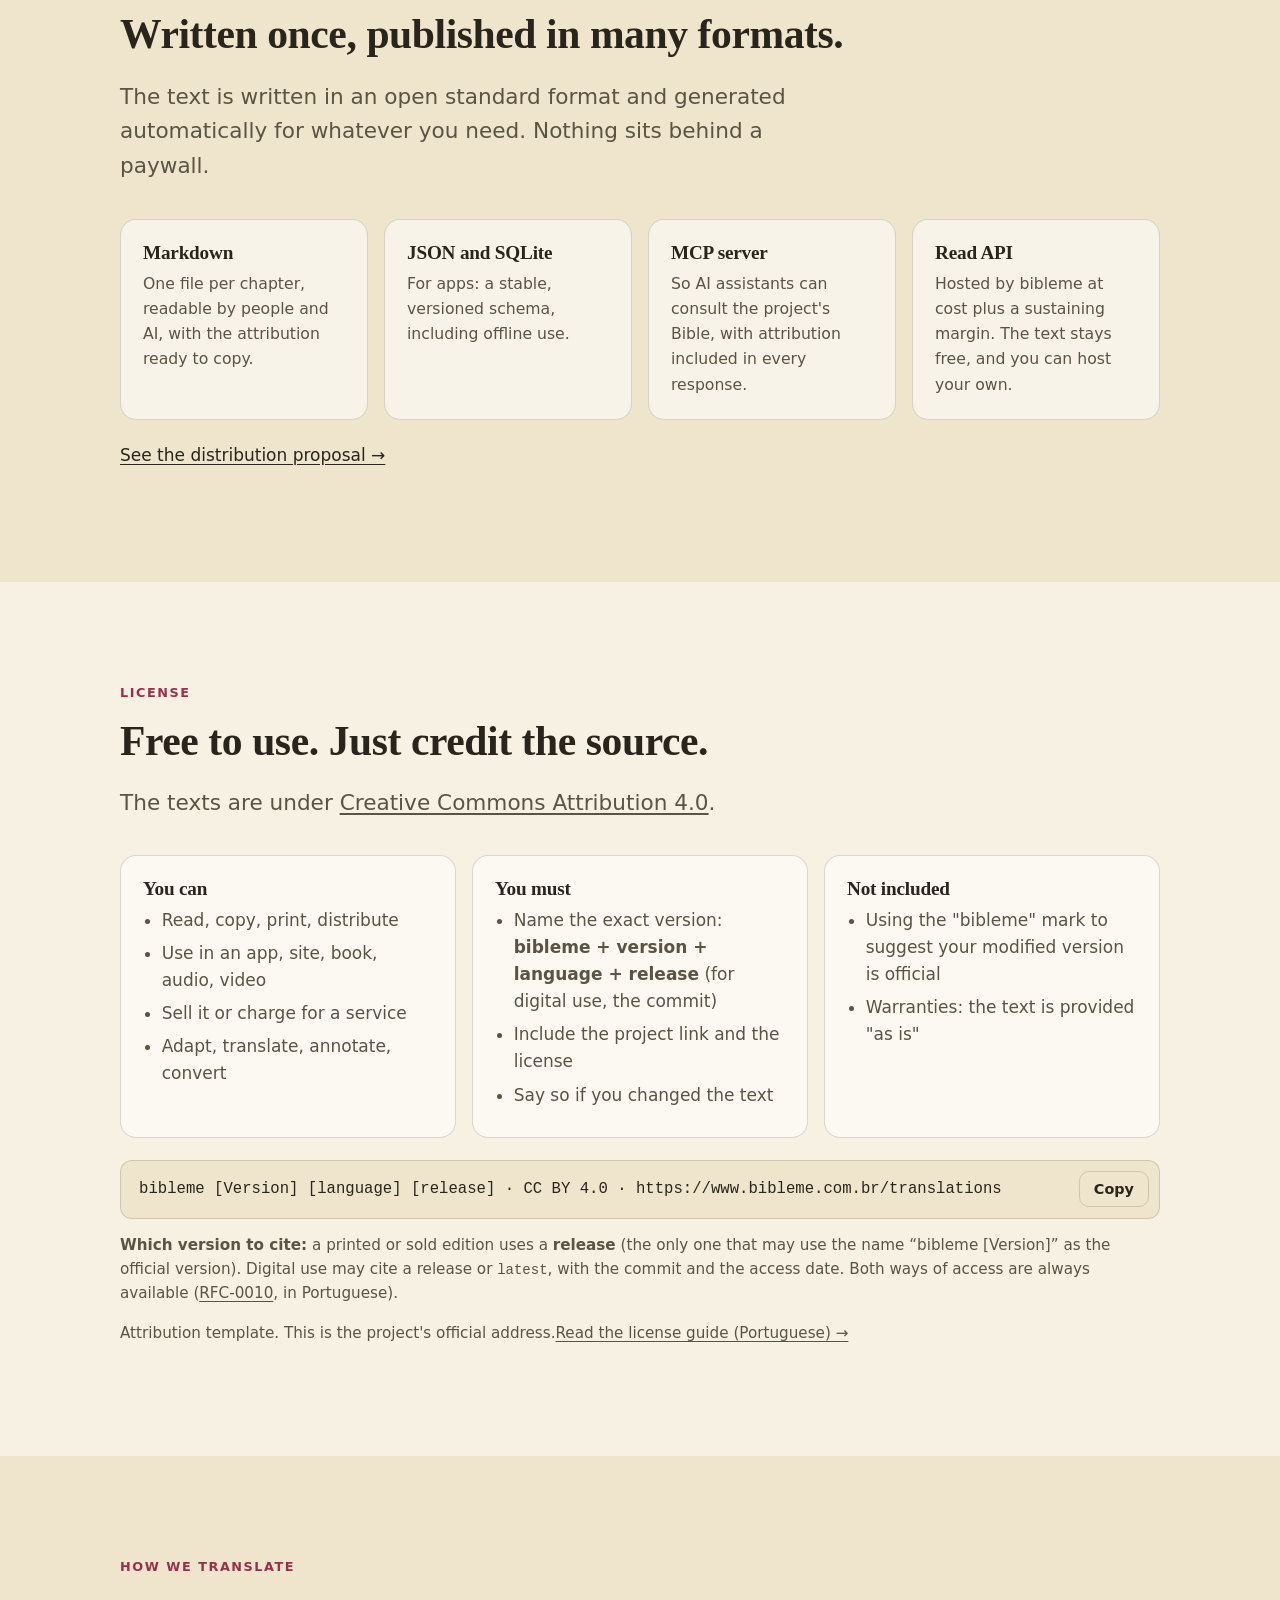
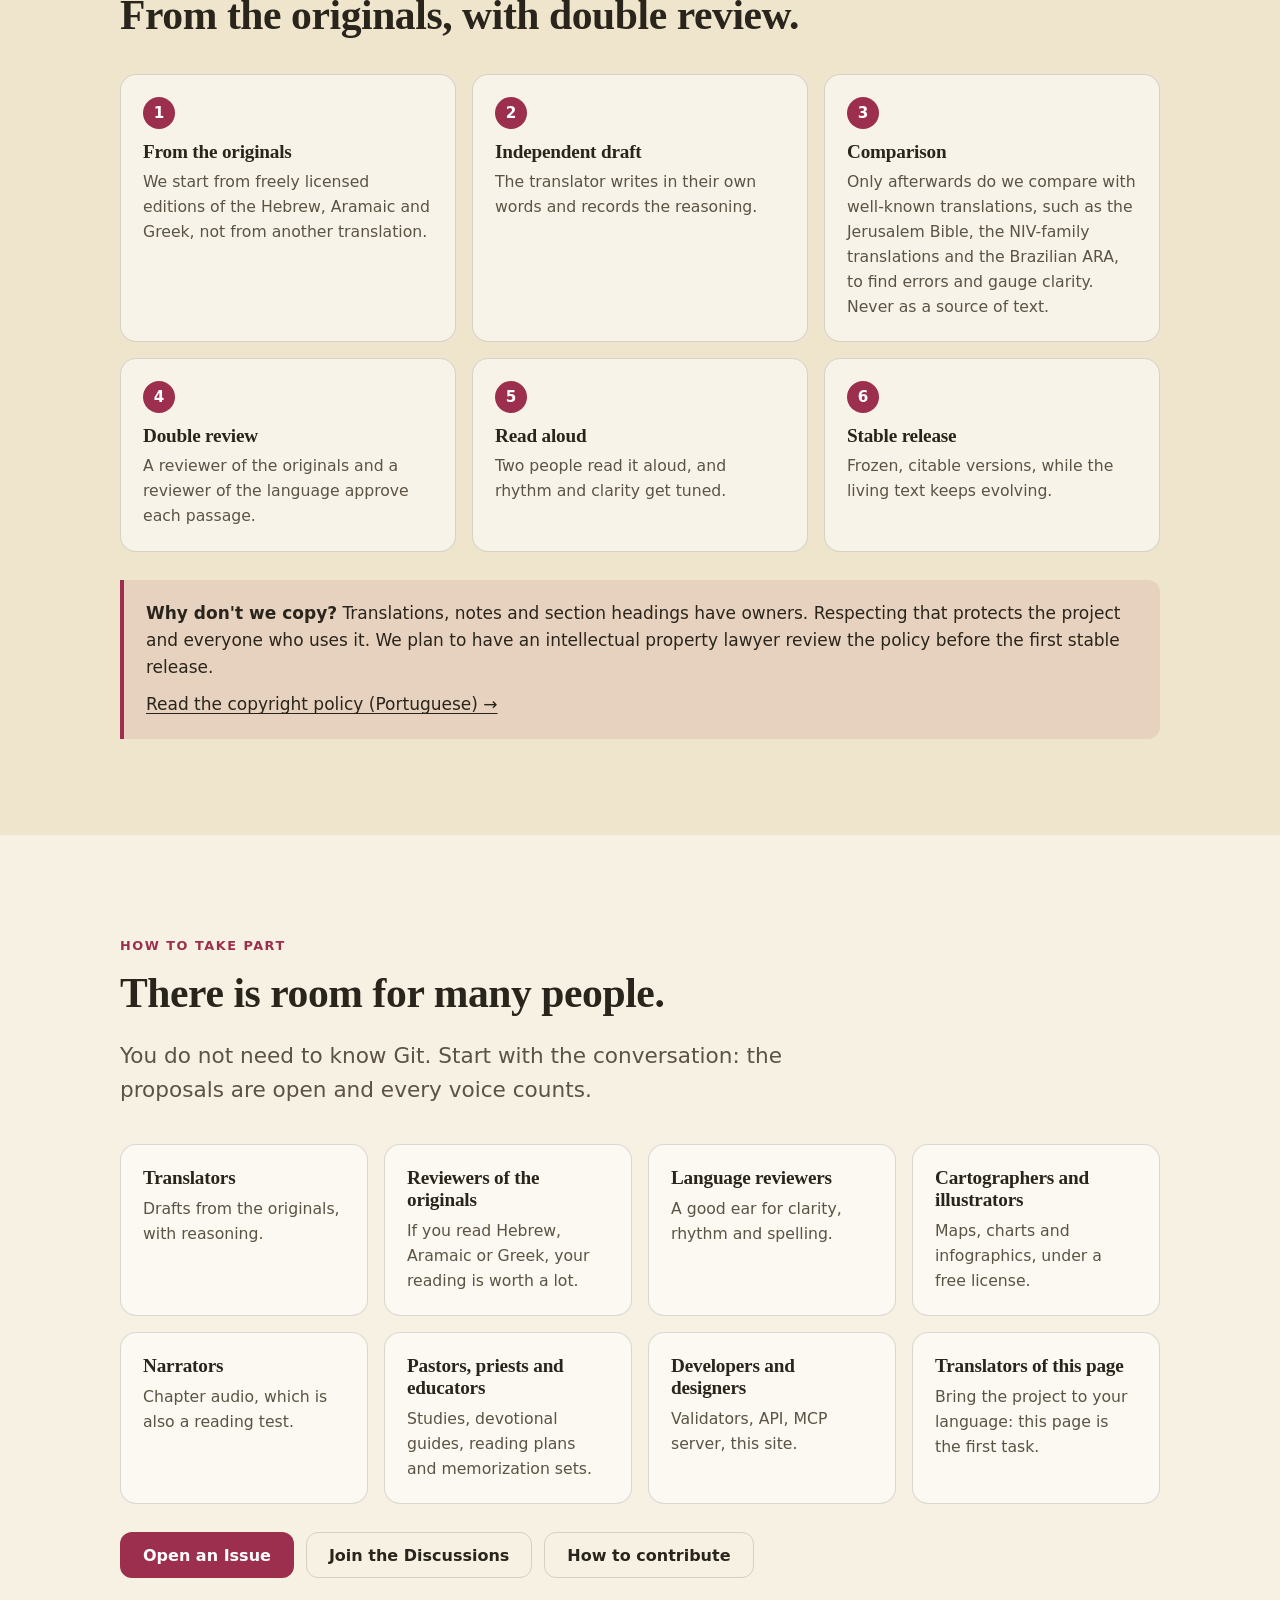
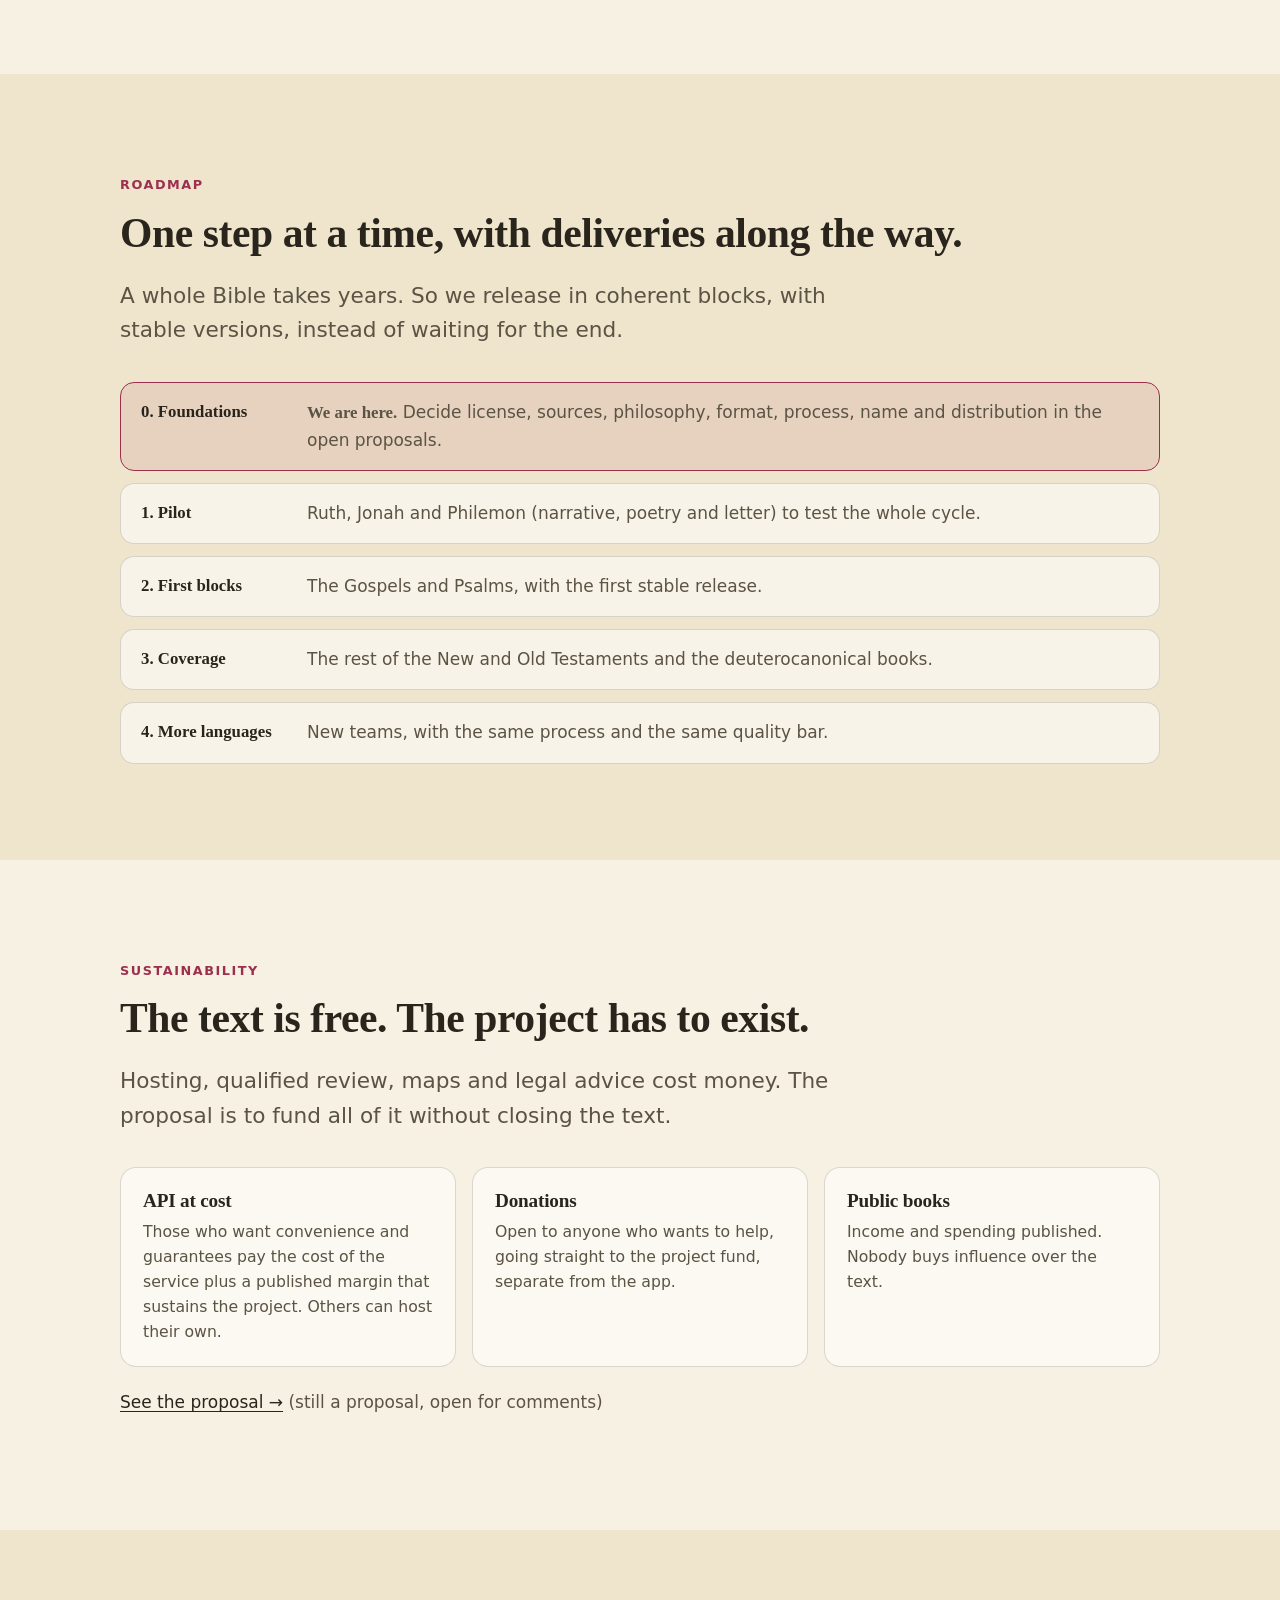
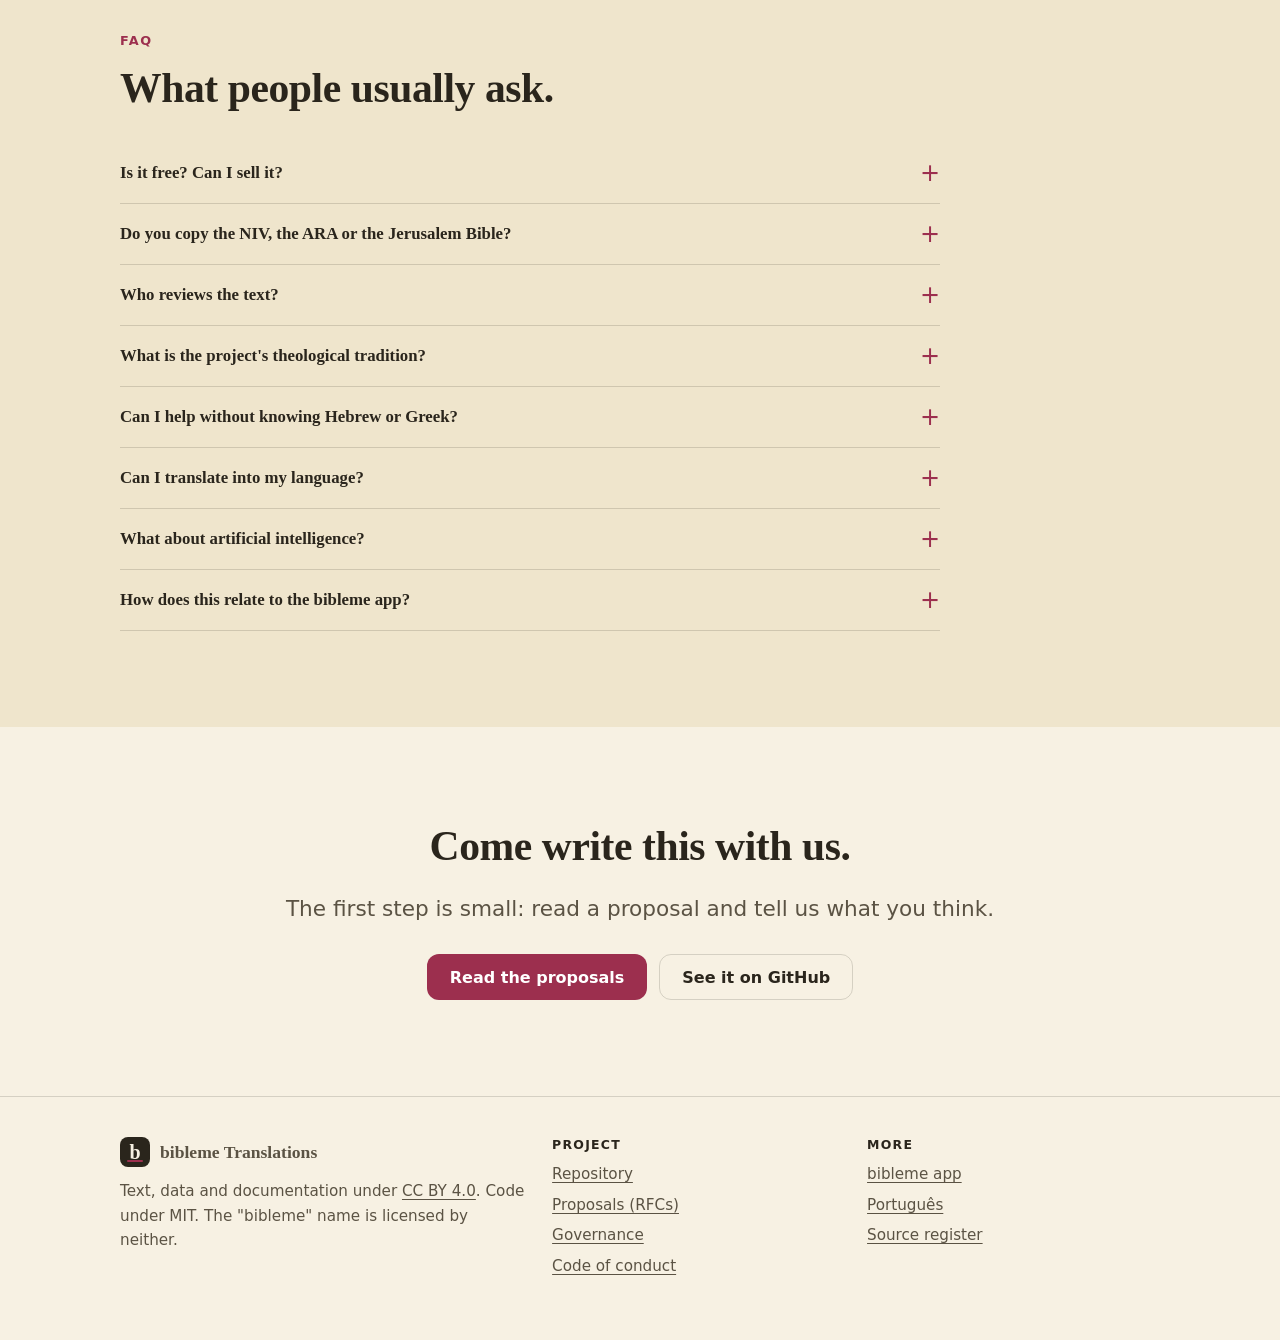
<file: site/en/index.html>
<!doctype html>
<html lang="en">
<head>
<meta charset="utf-8">
<meta name="viewport" content="width=device-width, initial-scale=1">
<title>bibleme Translations · A free Bible, made together</title>
<meta name="description" content="An open initiative to create high-quality Bible translations in many languages under a free license (CC BY 4.0): use, sell and adapt, just credit the version and link back to the project.">
<meta name="color-scheme" content="light dark">
<meta name="theme-color" content="#f7f1e3" media="(prefers-color-scheme: light)">
<meta name="theme-color" content="#14161f" media="(prefers-color-scheme: dark)">
<meta property="og:type" content="website">
<meta property="og:title" content="bibleme Translations · A free Bible, made together">
<meta property="og:description" content="High-quality Bible translations in many languages, freely licensed and built in collaboration.">
<meta property="og:locale" content="en">
<meta property="og:locale:alternate" content="pt_BR">
<link rel="alternate" hreflang="pt-BR" href="../">
<link rel="alternate" hreflang="en" href="./">
<link rel="alternate" hreflang="x-default" href="../">
<link rel="icon" href="data:image/svg+xml,%3Csvg xmlns='http://www.w3.org/2000/svg' viewBox='0 0 32 32'%3E%3Crect width='32' height='32' rx='8' fill='%232a251c'/%3E%3Ctext x='16' y='23' font-family='Georgia,serif' font-size='22' font-weight='700' text-anchor='middle' fill='%23f7f1e3'%3Eb%3C/text%3E%3Crect x='9' y='26' width='14' height='2' rx='1' fill='%23c2476a'/%3E%3C/svg%3E">
<link rel="stylesheet" href="../assets/style.css">
</head>
<body>
<a class="skip" href="#main">Skip to content</a>

<header class="top">
  <div class="wrap">
    <a class="brand" href="./"><span class="mark" aria-hidden="true">b</span>bibleme<span class="sub">&nbsp;Translations</span></a>
    <nav class="nav" aria-label="Main">
      <a class="hide-sm" href="../leitor/" hreflang="pt-BR">NT reader</a>
      <a class="hide-sm" href="#camadas">The text</a>
      <a class="hide-sm" href="#licenca">License</a>
      <a class="hide-sm" href="#participar">Take part</a>
      <a class="hide-sm" href="#faq">FAQ</a>
      <a class="lang" href="../" hreflang="pt-BR" lang="pt-BR">Português</a>
      <a class="btn small" href="https://github.com/__REPO__">GitHub</a>
    </nav>
  </div>
</header>

<main id="main">

<section class="hero">
  <div class="wrap">
    <span class="eyebrow">Open initiative · Phase 0, foundations</span>
    <h1>A <em>free</em> Bible,<br>made together.</h1>
    <p class="lead">We are building high-quality Bible translations in many languages, under a license that lets anyone use, print, sell and adapt them. You only credit the version and link back to the project.</p>
    <div class="actions">
      <a class="btn" href="#participar">I want to take part</a>
      <a class="btn ghost" href="https://github.com/__REPO__/tree/main/rfcs">Read the proposals</a>
    </div>
    <p class="status"><span aria-hidden="true">🚧</span><span><b>There is no approved text yet.</b> We are defining the ground rules in public: license, source texts, translation philosophy, format and review process. Your opinion counts now. (The proposals are written in Portuguese first; English versions are a welcome contribution.) There is one <a href="../traducao/" hreflang="pt-BR">experiment in quarantine</a>: an AI draft of the New Testament in Portuguese, with no human review at all, which you can <a href="../leitor/" hreflang="pt-BR">read and check</a> (the reader is in Portuguese).</span></p>
    <ul class="facts">
      <li>CC BY 4.0 license</li>
      <li>All books, including the deuterocanonical</li>
      <li>Many languages</li>
      <li>Everything open on GitHub</li>
    </ul>
  </div>
</section>

<section class="alt" id="principios">
  <div class="wrap">
    <span class="eyebrow">What drives us</span>
    <h2>Four commitments.</h2>
    <div class="grid">
      <div class="card"><span class="num">01</span><h3>Truly free</h3><p>Text under CC BY 4.0. Use it for free, charge for it if you like, adapt it. We only ask you to credit the version and link back.</p></div>
      <div class="card"><span class="num">02</span><h3>Faithful and readable</h3><p>We translate from the originals, clear for today's reader. Hard choices stay visible in notes, not hidden.</p></div>
      <div class="card"><span class="num">03</span><h3>Transparent</h3><p>Every verse has history, rationale and review. Discussion and decisions happen in public.</p></div>
      <div class="card"><span class="num">04</span><h3>For many languages</h3><p>It starts in Portuguese and is designed for any language, each with its own team and the same quality bar.</p></div>
    </div>
  </div>
</section>

<section id="camadas">
  <div class="wrap">
    <span class="eyebrow">The text</span>
    <h2>Every verse carries more than words.</h2>
    <p class="lead">The text stays clean. The rest is layers: you switch on what you want, and each app chooses what to show. Try it.</p>

    <div class="demo">
      <input type="checkbox" id="t-peri" checked><label class="tgl" for="t-peri">Section heading</label>
      <input type="checkbox" id="t-strong" checked><label class="tgl" for="t-strong">Strong</label>
      <input type="checkbox" id="t-notas" checked><label class="tgl" for="t-notas">Notes</label>
      <input type="checkbox" id="t-orig" checked><label class="tgl" for="t-orig">Original</label>
      <input type="checkbox" id="t-rel" checked><label class="tgl" for="t-rel">Related</label>

      <div class="verse-card" lang="en">
        <span class="tag">Illustrative example, written for this page. Not text of the translation.</span>
        <p class="ref">Psalm 117</p>
        <p class="head">A universal call to praise</p>
        <p class="v"><span class="vn">1</span>Praise the <span class="w">Lord<sup class="sg">H3068</sup></span>, <span class="w">all<sup class="sg">H3605</sup></span> <span class="w">nations<sup class="sg">H1471</sup></span><sup class="nt">†</sup>;
          <span class="l2"><span class="w">celebrate<sup class="sg">H7623</sup></span> him, <span class="w">all<sup class="sg">H3605</sup></span> <span class="w">peoples<sup class="sg">H523</sup></span>.</span></p>
        <div class="orig"><span class="lab">Original: Hebrew (Leningrad Codex, without cantillation marks)</span><span class="he" lang="he" dir="rtl">הַלְלוּ אֶת־יְהוָה כָּל־גּוֹיִם שַׁבְּחוּהוּ כָּל־הָאֻמִּים</span></div>
        <div class="notes"><span class="lab">Note</span><sup class="nt" style="margin:0 .4em 0 0">†</sup>In Hebrew, <i>goyim</i>: the peoples outside Israel.</div>
        <div class="rel"><span class="lab">Related</span><b>Romans 15:11</b> (quotes this verse) · <b>Revelation 7:9</b></div>
      </div>
    </div>

    <h3 style="margin-top:56px">What each translation will include</h3>
    <div class="grid">
      <div class="card"><h3>All books</h3><p>The 66 books and the deuterocanonical books, labelled as such. Each tradition can read in its own order.</p></div>
      <div class="card"><h3>Original languages</h3><p>Hebrew, Aramaic and Greek alongside the text, word by word, with lemma and morphology.</p></div>
      <div class="card"><h3>Manuscripts and variants</h3><p>Where manuscripts differ, the variant, the witnesses and what changes in meaning are documented.</p></div>
      <div class="card"><h3>Strong's numbers</h3><p>Every word linked to the original, so you can study a term inside the translation itself.</p></div>
      <div class="card"><h3>Related verses</h3><p>Cross-references and Old Testament quotations in the New, with the form the author quoted.</p></div>
      <div class="card"><h3>Section headings and introductions</h3><p>Original section headings and an introduction to each book, without taking a confessional side.</p></div>
      <div class="card"><h3>Notes and commentary</h3><p>Short notes in the text. Commentary in a separate layer, with author and tradition in view.</p></div>
      <div class="card"><h3>Maps and illustrations</h3><p>Only freely licensed material or our own work, with the origin recorded.</p></div>
    </div>
    <div class="chips" aria-label="And more">
      <span class="chip">People, places and events</span>
      <span class="chip">Timeline</span>
      <span class="chip">Audio</span>
      <span class="chip">Reading plans</span>
      <span class="chip">Memorization</span>
      <span class="chip">Pronunciation of proper names</span>
    </div>
  </div>
</section>

<section class="alt" id="usar">
  <div class="wrap">
    <span class="eyebrow">Use it anywhere</span>
    <h2>Written once, published in many formats.</h2>
    <p class="lead">The text is written in an open standard format and generated automatically for whatever you need. Nothing sits behind a paywall.</p>
    <div class="grid">
      <div class="card"><h3>Markdown</h3><p>One file per chapter, readable by people and AI, with the attribution ready to copy.</p></div>
      <div class="card"><h3>JSON and SQLite</h3><p>For apps: a stable, versioned schema, including offline use.</p></div>
      <div class="card"><h3>MCP server</h3><p>So AI assistants can consult the project's Bible, with attribution included in every response.</p></div>
      <div class="card"><h3>Read API</h3><p>Hosted by bibleme at cost plus a sustaining margin. The text stays free, and you can host your own.</p></div>
    </div>
    <p style="margin-top:22px"><a href="https://github.com/__REPO__/blob/main/rfcs/0006-distribuicao-ia-api-mcp.md">See the distribution proposal →</a></p>
  </div>
</section>

<section id="licenca">
  <div class="wrap">
    <span class="eyebrow">License</span>
    <h2>Free to use. Just credit the source.</h2>
    <p class="lead">The texts are under <a href="https://creativecommons.org/licenses/by/4.0/">Creative Commons Attribution 4.0</a>.</p>
    <div class="three">
      <div class="card"><h3>You can</h3><ul><li>Read, copy, print, distribute</li><li>Use in an app, site, book, audio, video</li><li>Sell it or charge for a service</li><li>Adapt, translate, annotate, convert</li></ul></div>
      <div class="card"><h3>You must</h3><ul><li>Name the exact version: <b>bibleme + version + language + release</b> (for digital use, the commit)</li><li>Include the project link and the license</li><li>Say so if you changed the text</li></ul></div>
      <div class="card"><h3>Not included</h3><ul><li>Using the "bibleme" mark to suggest your modified version is official</li><li>Warranties: the text is provided "as is"</li></ul></div>
    </div>
    <div class="codebox"><button class="btn small ghost" type="button" data-copy="attr" data-done="Copied">Copy</button><pre id="attr">bibleme [Version] [language] [release] · CC BY 4.0 · https://www.bibleme.com.br/translations</pre></div>
    <p style="margin-top:14px;color:var(--muted);font-size:.95rem"><b>Which version to cite:</b> a printed or sold edition uses a <b>release</b> (the only one that may use the name &ldquo;bibleme [Version]&rdquo; as the official version). Digital use may cite a release or <code>latest</code>, with the commit and the access date. Both ways of access are always available (<a href="https://github.com/__REPO__/blob/main/rfcs/0010-citacao-por-tipo-de-uso.md" hreflang="pt-BR">RFC-0010</a>, in Portuguese).</p>
    <p style="margin-top:14px;color:var(--muted);font-size:.95rem">Attribution template. This is the project's official address.<a href="https://github.com/__REPO__/blob/main/docs/licenca.md">Read the license guide (Portuguese) →</a></p>
  </div>
</section>

<section class="alt" id="como">
  <div class="wrap">
    <span class="eyebrow">How we translate</span>
    <h2>From the originals, with double review.</h2>
    <ol class="steps">
      <li><h3>From the originals</h3><p>We start from freely licensed editions of the Hebrew, Aramaic and Greek, not from another translation.</p></li>
      <li><h3>Independent draft</h3><p>The translator writes in their own words and records the reasoning.</p></li>
      <li><h3>Comparison</h3><p>Only afterwards do we compare with well-known translations, such as the Jerusalem Bible, the NIV-family translations and the Brazilian ARA, to find errors and gauge clarity. Never as a source of text.</p></li>
      <li><h3>Double review</h3><p>A reviewer of the originals and a reviewer of the language approve each passage.</p></li>
      <li><h3>Read aloud</h3><p>Two people read it aloud, and rhythm and clarity get tuned.</p></li>
      <li><h3>Stable release</h3><p>Frozen, citable versions, while the living text keeps evolving.</p></li>
    </ol>
    <div class="callout">
      <p><b>Why don't we copy?</b> Translations, notes and section headings have owners. Respecting that protects the project and everyone who uses it. We plan to have an intellectual property lawyer review the policy before the first stable release.</p>
      <p><a href="https://github.com/__REPO__/blob/main/docs/direitos-autorais-e-referencias.md">Read the copyright policy (Portuguese) →</a></p>
    </div>
  </div>
</section>

<section id="participar">
  <div class="wrap">
    <span class="eyebrow">How to take part</span>
    <h2>There is room for many people.</h2>
    <p class="lead">You do not need to know Git. Start with the conversation: the proposals are open and every voice counts.</p>
    <div class="grid">
      <div class="card"><h3>Translators</h3><p>Drafts from the originals, with reasoning.</p></div>
      <div class="card"><h3>Reviewers of the originals</h3><p>If you read Hebrew, Aramaic or Greek, your reading is worth a lot.</p></div>
      <div class="card"><h3>Language reviewers</h3><p>A good ear for clarity, rhythm and spelling.</p></div>
      <div class="card"><h3>Cartographers and illustrators</h3><p>Maps, charts and infographics, under a free license.</p></div>
      <div class="card"><h3>Narrators</h3><p>Chapter audio, which is also a reading test.</p></div>
      <div class="card"><h3>Pastors, priests and educators</h3><p>Studies, devotional guides, reading plans and memorization sets.</p></div>
      <div class="card"><h3>Developers and designers</h3><p>Validators, API, MCP server, this site.</p></div>
      <div class="card"><h3>Translators of this page</h3><p>Bring the project to your language: this page is the first task.</p></div>
    </div>
    <div class="actions">
      <a class="btn" href="https://github.com/__REPO__/issues/new/choose">Open an Issue</a>
      <a class="btn ghost" href="https://github.com/__REPO__/discussions">Join the Discussions</a>
      <a class="btn ghost" href="https://github.com/__REPO__/blob/main/CONTRIBUTING.md">How to contribute</a>
    </div>
  </div>
</section>

<section class="alt" id="roteiro">
  <div class="wrap">
    <span class="eyebrow">Roadmap</span>
    <h2>One step at a time, with deliveries along the way.</h2>
    <p class="lead">A whole Bible takes years. So we release in coherent blocks, with stable versions, instead of waiting for the end.</p>
    <ol class="road">
      <li class="now"><b>0. Foundations</b><span><b>We are here.</b> Decide license, sources, philosophy, format, process, name and distribution in the open proposals.</span></li>
      <li><b>1. Pilot</b><span>Ruth, Jonah and Philemon (narrative, poetry and letter) to test the whole cycle.</span></li>
      <li><b>2. First blocks</b><span>The Gospels and Psalms, with the first stable release.</span></li>
      <li><b>3. Coverage</b><span>The rest of the New and Old Testaments and the deuterocanonical books.</span></li>
      <li><b>4. More languages</b><span>New teams, with the same process and the same quality bar.</span></li>
    </ol>
  </div>
</section>

<section id="sustento">
  <div class="wrap">
    <span class="eyebrow">Sustainability</span>
    <h2>The text is free. The project has to exist.</h2>
    <p class="lead">Hosting, qualified review, maps and legal advice cost money. The proposal is to fund all of it without closing the text.</p>
    <div class="three">
      <div class="card"><h3>API at cost</h3><p>Those who want convenience and guarantees pay the cost of the service plus a published margin that sustains the project. Others can host their own.</p></div>
      <div class="card"><h3>Donations</h3><p>Open to anyone who wants to help, going straight to the project fund, separate from the app.</p></div>
      <div class="card"><h3>Public books</h3><p>Income and spending published. Nobody buys influence over the text.</p></div>
    </div>
    <p style="margin-top:22px"><a href="https://github.com/__REPO__/blob/main/rfcs/0007-sustentabilidade.md">See the proposal →</a> <span style="color:var(--muted)">(still a proposal, open for comments)</span></p>
  </div>
</section>

<section class="alt" id="faq">
  <div class="wrap">
    <span class="eyebrow">FAQ</span>
    <h2>What people usually ask.</h2>
    <div class="faq">
      <details><summary>Is it free? Can I sell it?</summary><p>Both. CC BY 4.0 allows free and commercial use. You only need to credit the version, link to the project and say so if you changed the text.</p></details>
      <details><summary>Do you copy the NIV, the ARA or the Jerusalem Bible?</summary><p>No. We translate from the original texts. Those Bibles serve as a point of comparison for fidelity and clarity, but nothing from them enters the project: no verses, no notes, no headings. For the AI draft of the New Testament, no published translation was used as a base or as support.</p></details>
      <details><summary>Who reviews the text?</summary><p>Each passage goes through a reviewer of the originals, a reviewer of the language and a read-aloud pass. Everything is recorded and open to comments. That is the planned process: the AI draft of the New Testament has so far only been cross-reviewed by two AIs, and no person has reviewed it.</p></details>
      <details><summary>What is the project's theological tradition?</summary><p>The text aims to say what the original says. Interpretation lives in a separate layer, labelled by author and tradition. Catholics, Orthodox, Protestants and people of no religion are welcome, and the deuterocanonical books are included.</p></details>
      <details><summary>Can I help without knowing Hebrew or Greek?</summary><p>Of course. There is plenty to do: reviewing language, reading aloud, drawing maps, writing studies, translating the documentation, coding. Start by commenting on the proposals.</p></details>
      <details><summary>Can I translate into my language?</summary><p>Yes, that is the goal. Open the "New language" issue and tell us how you would do it. Each language has its own team, and someone who can check against the originals is essential.</p></details>
      <details><summary>What about artificial intelligence?</summary><p>AI is support, not an author: whoever submits a contribution answers for it and declares whether AI helped and how (<a href="https://github.com/__REPO__/blob/main/rfcs/0004-processo-e-versoes.md#6-uso-de-ia-no-processo">RFC-0004</a>, in Portuguese). The text is also published in AI-ready formats, with attribution.</p><p>The caution has a reason: models can reproduce protected translations from memory. So an AI draft of the biblical text does not count as an independent draft: it is risk material and only counts after a similarity check and human review.</p><p><b>Where AI has already been used.</b> The founding documents (README, license guide, policies, source register and proposals) were drafted with AI support (Claude, by Anthropic) and reviewed by the founder. There is also a <a href="../traducao/" hreflang="pt-BR">draft of the New Testament made with the use of AI</a>, which may include writing and reviewing the texts (Claude and Codex, by OpenAI), translated from the Greek (SBLGNT). Its sources, method and what has been checked are explained on the draft's page (in Portuguese), and it stays in quarantine: no formal human review, no standing as approved text, and a notice on every page.</p></details>
      <details><summary>How does this relate to the bibleme app?</summary><p><a href="https://www.bibleme.com.br">bibleme</a> is one possible user of the text. The translation project has independent governance: the app receives the text on the same terms as anyone else.</p></details>
    </div>
  </div>
</section>

<section class="center" id="fim">
  <div class="wrap">
    <h2>Come write this with us.</h2>
    <p class="lead">The first step is small: read a proposal and tell us what you think.</p>
    <div class="actions" style="justify-content:center">
      <a class="btn" href="https://github.com/__REPO__/tree/main/rfcs">Read the proposals</a>
      <a class="btn ghost" href="https://github.com/__REPO__">See it on GitHub</a>
    </div>
  </div>
</section>

</main>

<footer>
  <div class="wrap">
    <div>
      <a class="brand" href="./"><span class="mark" aria-hidden="true">b</span>bibleme Translations</a>
      <p style="margin-top:12px">Text, data and documentation under <a href="https://creativecommons.org/licenses/by/4.0/">CC BY 4.0</a>. Code under MIT. The "bibleme" name is licensed by neither.</p>
    </div>
    <div>
      <h4>Project</h4>
      <ul>
        <li><a href="https://github.com/__REPO__">Repository</a></li>
        <li><a href="https://github.com/__REPO__/tree/main/rfcs">Proposals (RFCs)</a></li>
        <li><a href="https://github.com/__REPO__/blob/main/GOVERNANCE.md">Governance</a></li>
        <li><a href="https://github.com/__REPO__/blob/main/CODE_OF_CONDUCT.md">Code of conduct</a></li>
      </ul>
    </div>
    <div>
      <h4>More</h4>
      <ul>
        <li><a href="https://www.bibleme.com.br">bibleme app</a></li>
        <li><a href="../" hreflang="pt-BR" lang="pt-BR">Português</a></li>
        <li><a href="https://github.com/__REPO__/blob/main/docs/registro-de-fontes.md">Source register</a></li>
      </ul>
    </div>
  </div>
</footer>

<script>
document.querySelectorAll('[data-copy]').forEach(function (b) {
  b.addEventListener('click', function () {
    var t = document.getElementById(b.dataset.copy);
    if (!navigator.clipboard || !t) return;
    navigator.clipboard.writeText(t.innerText).then(function () {
      var o = b.textContent; b.textContent = b.dataset.done;
      setTimeout(function () { b.textContent = o; }, 1600);
    });
  });
});
</script>
</body>
</html>
</file>
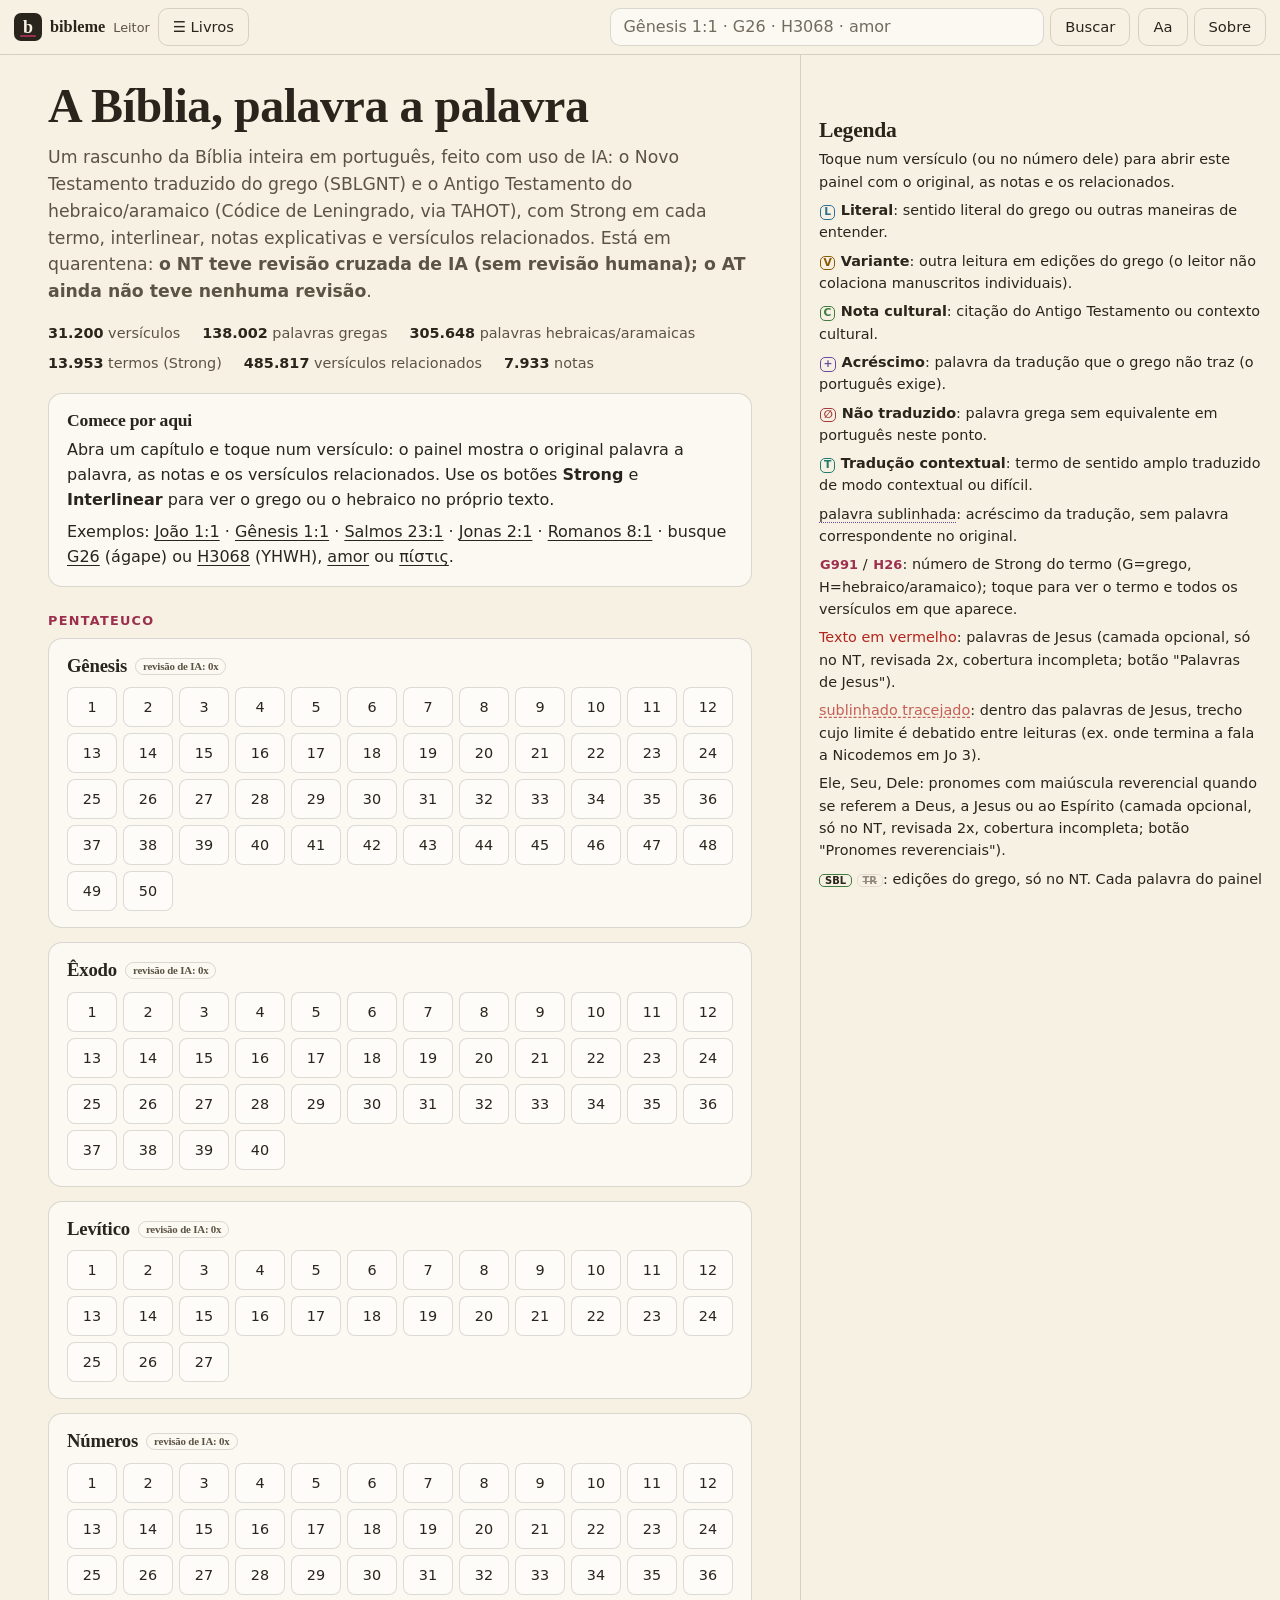
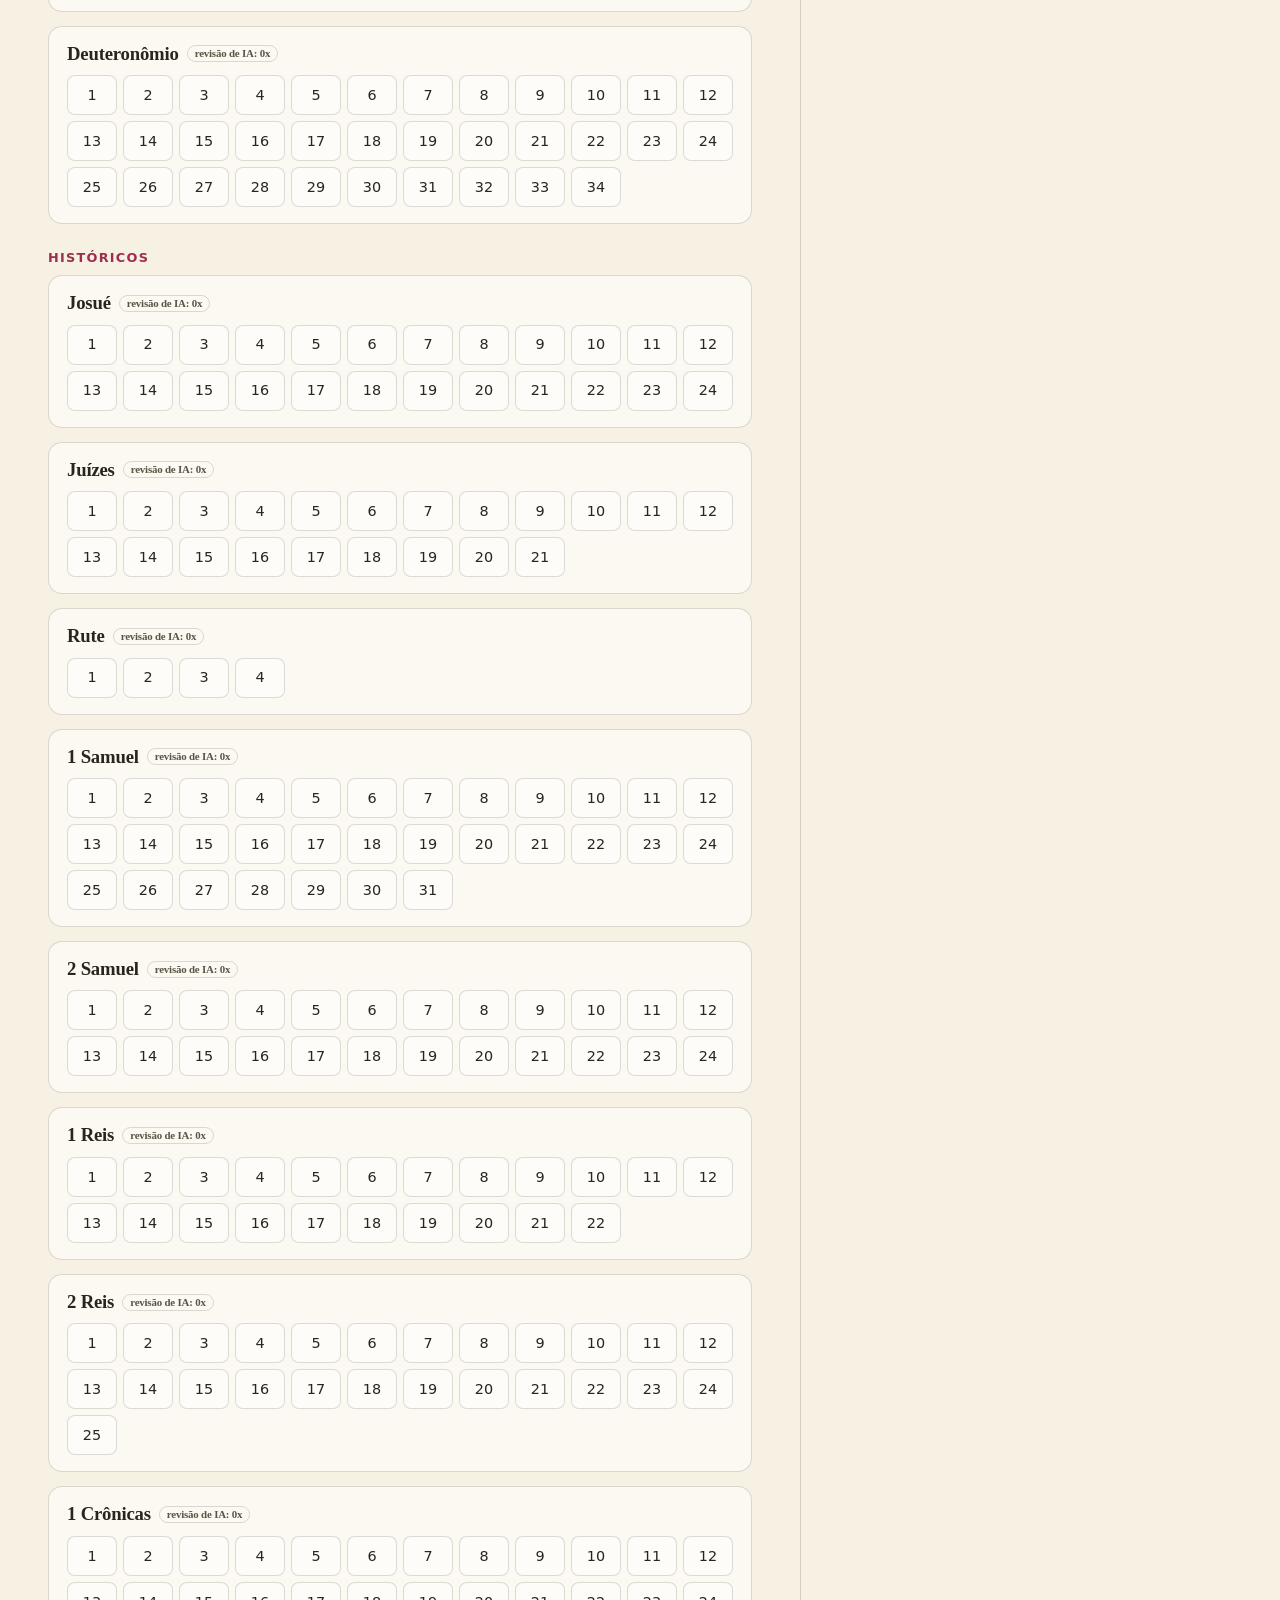
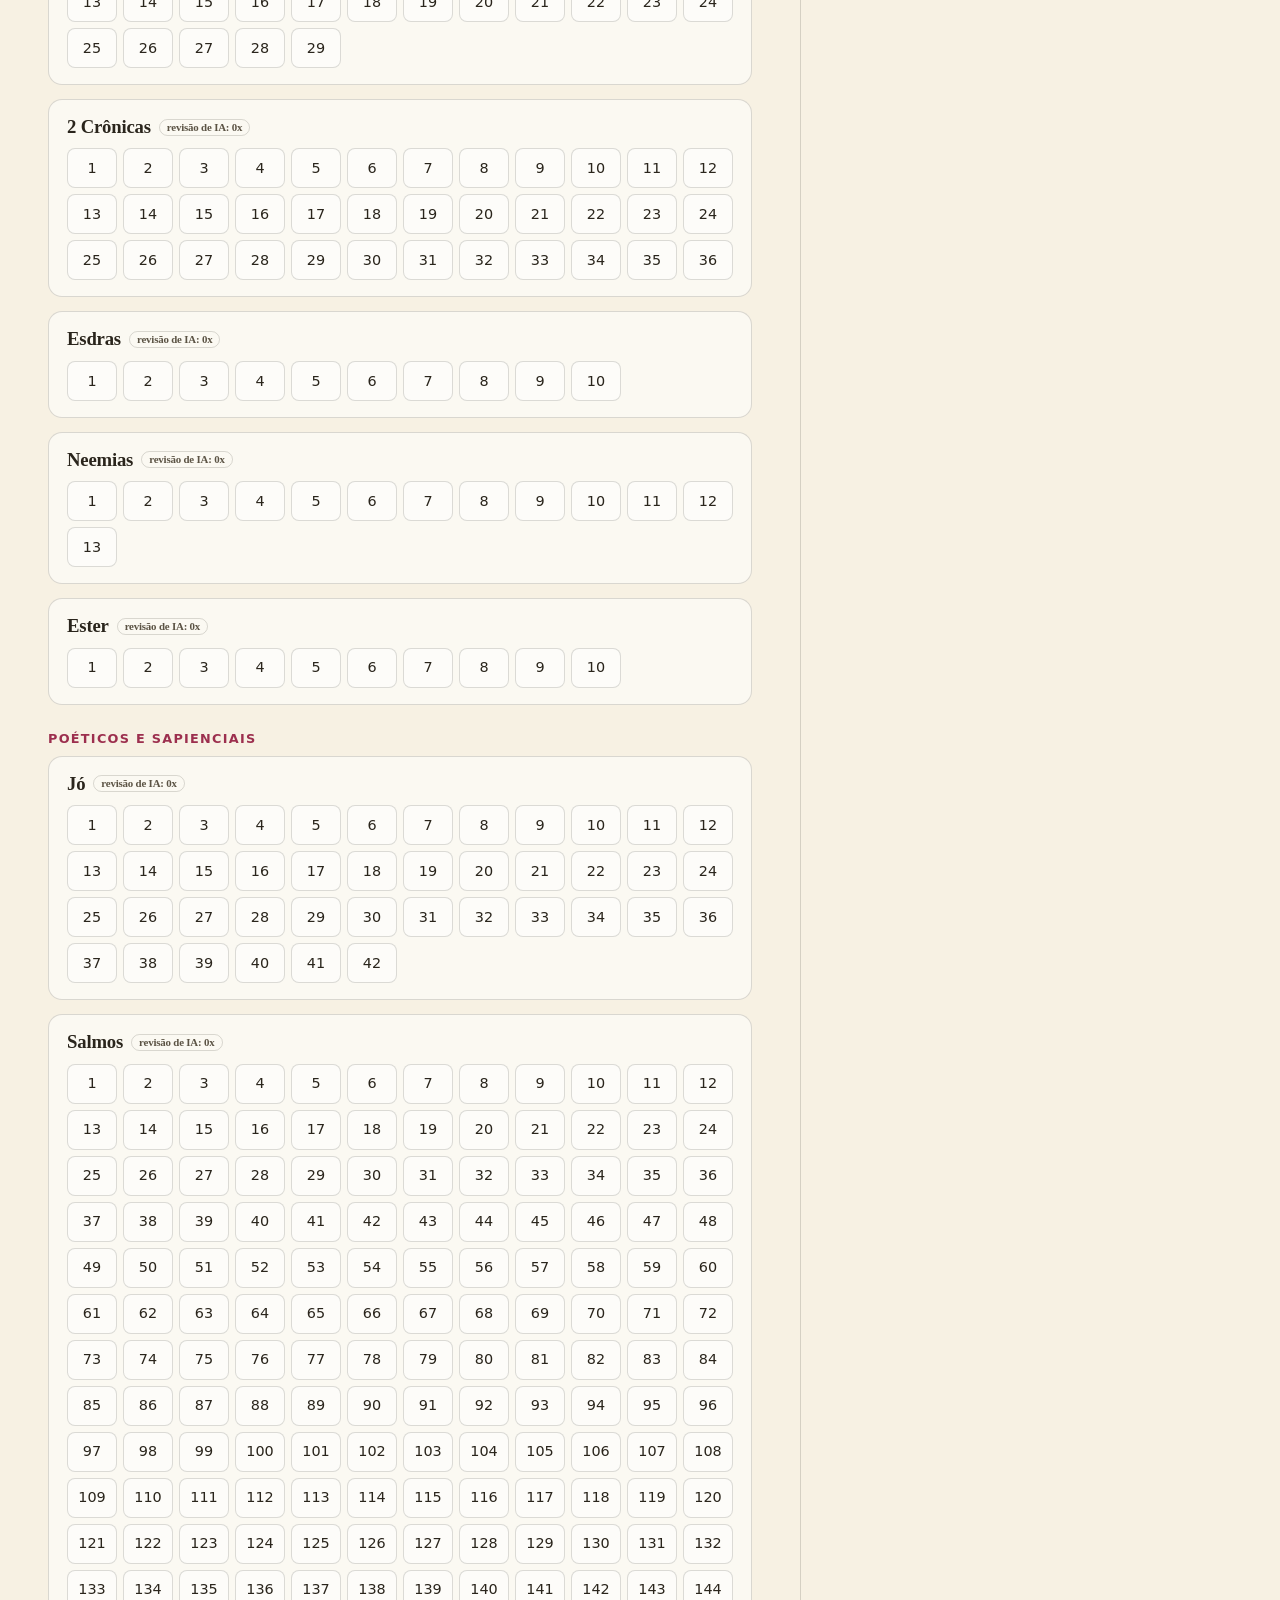
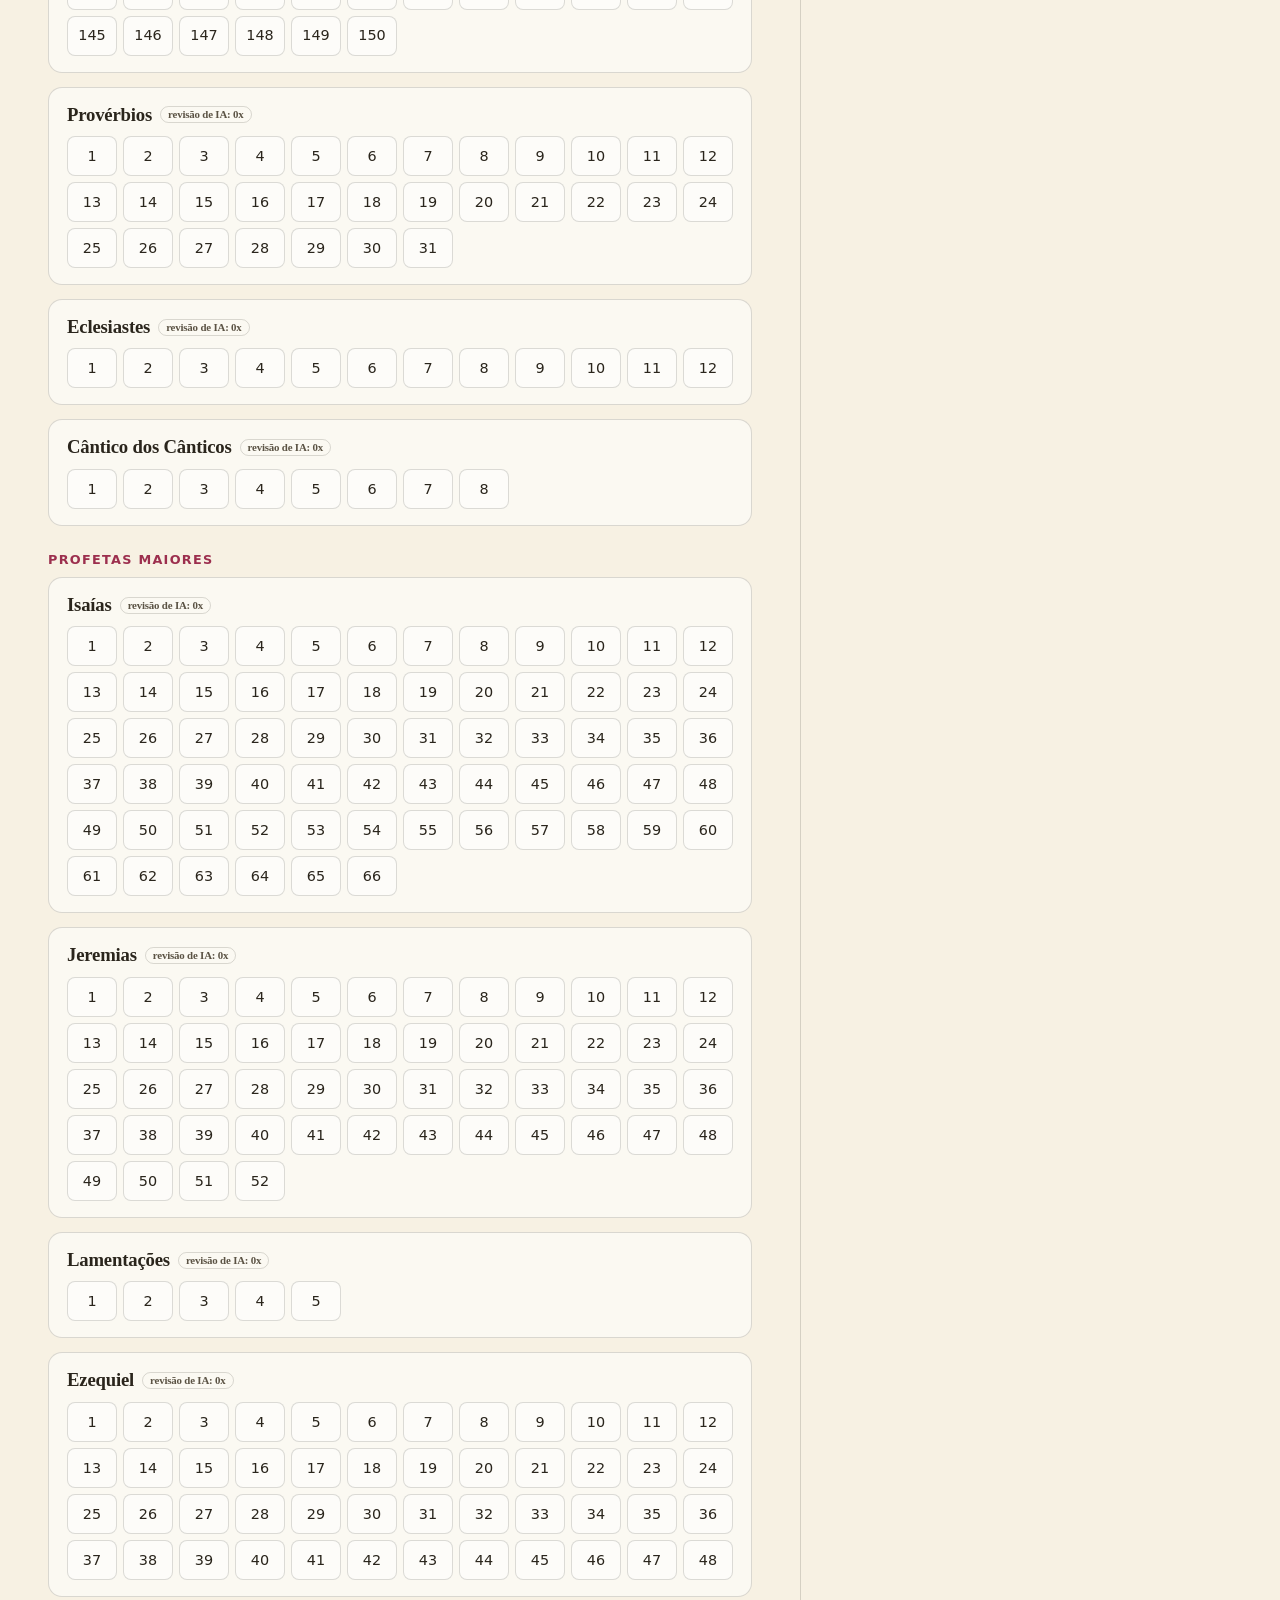
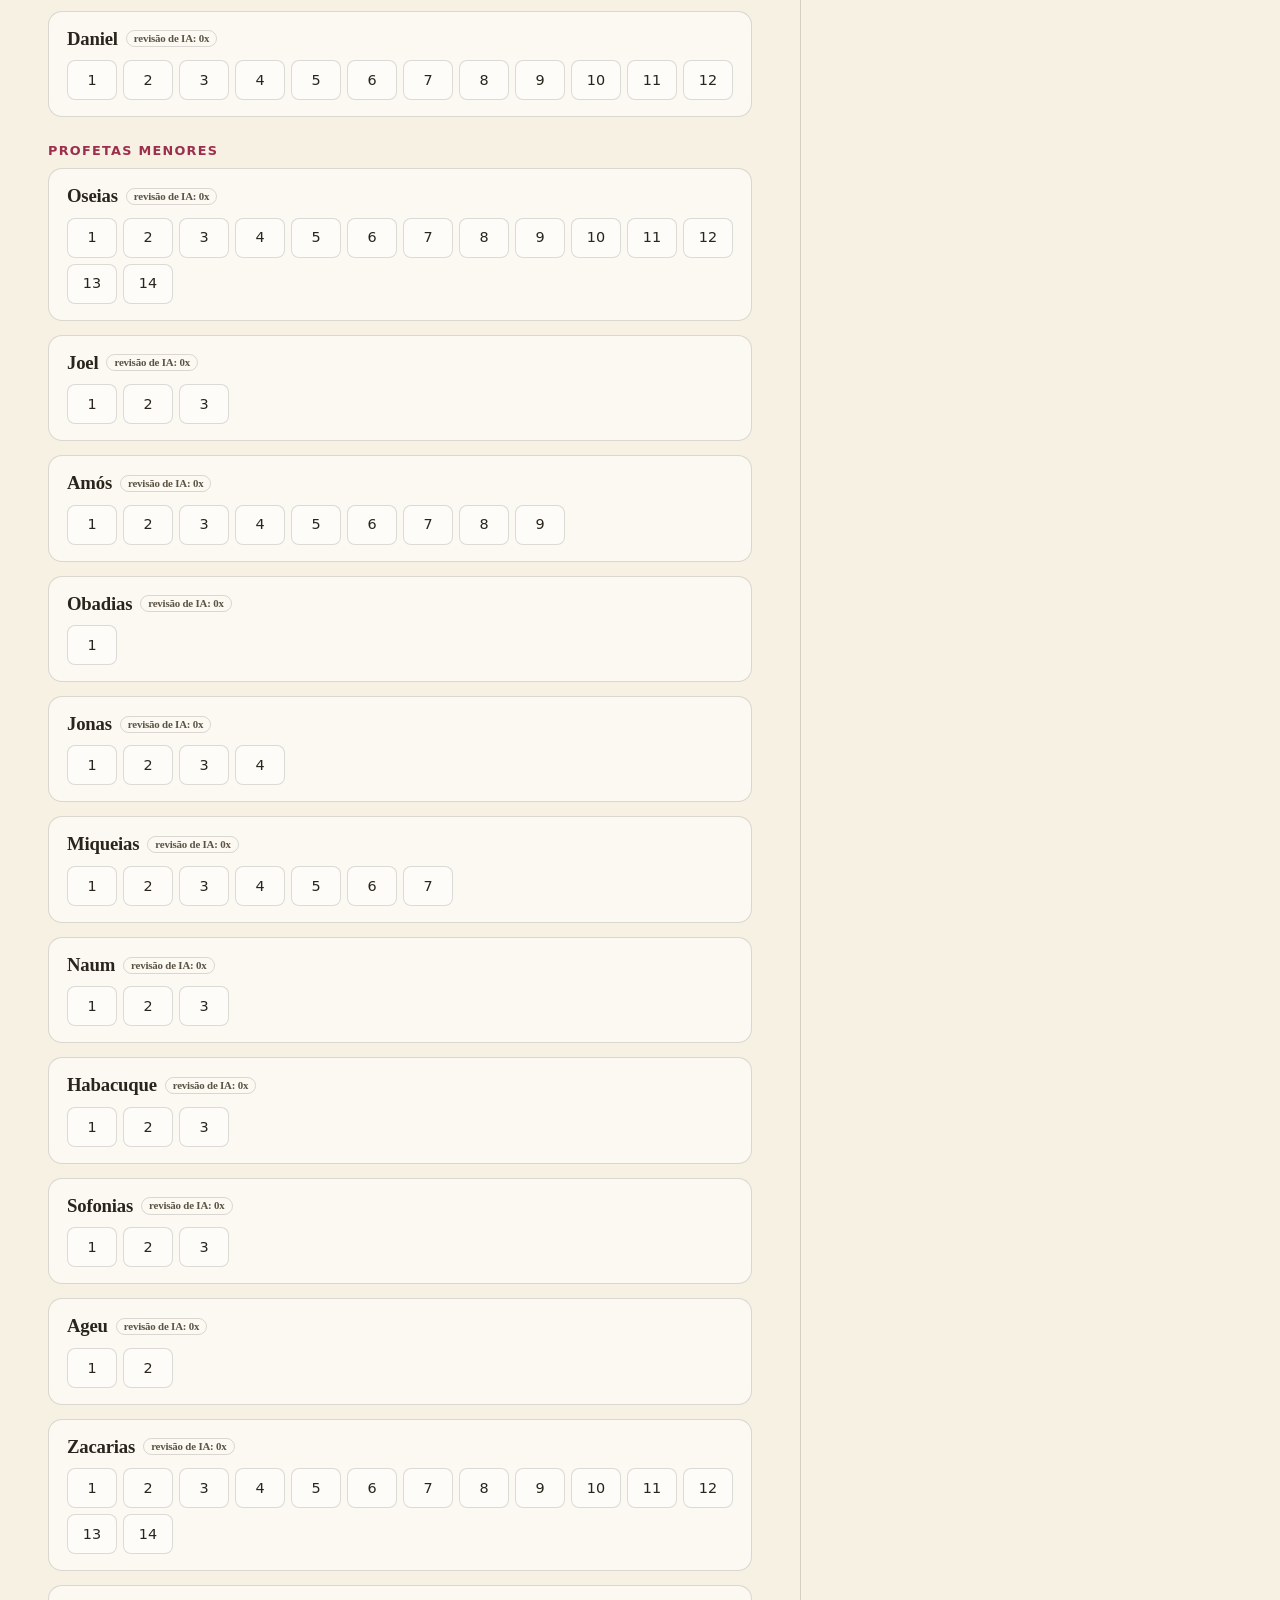
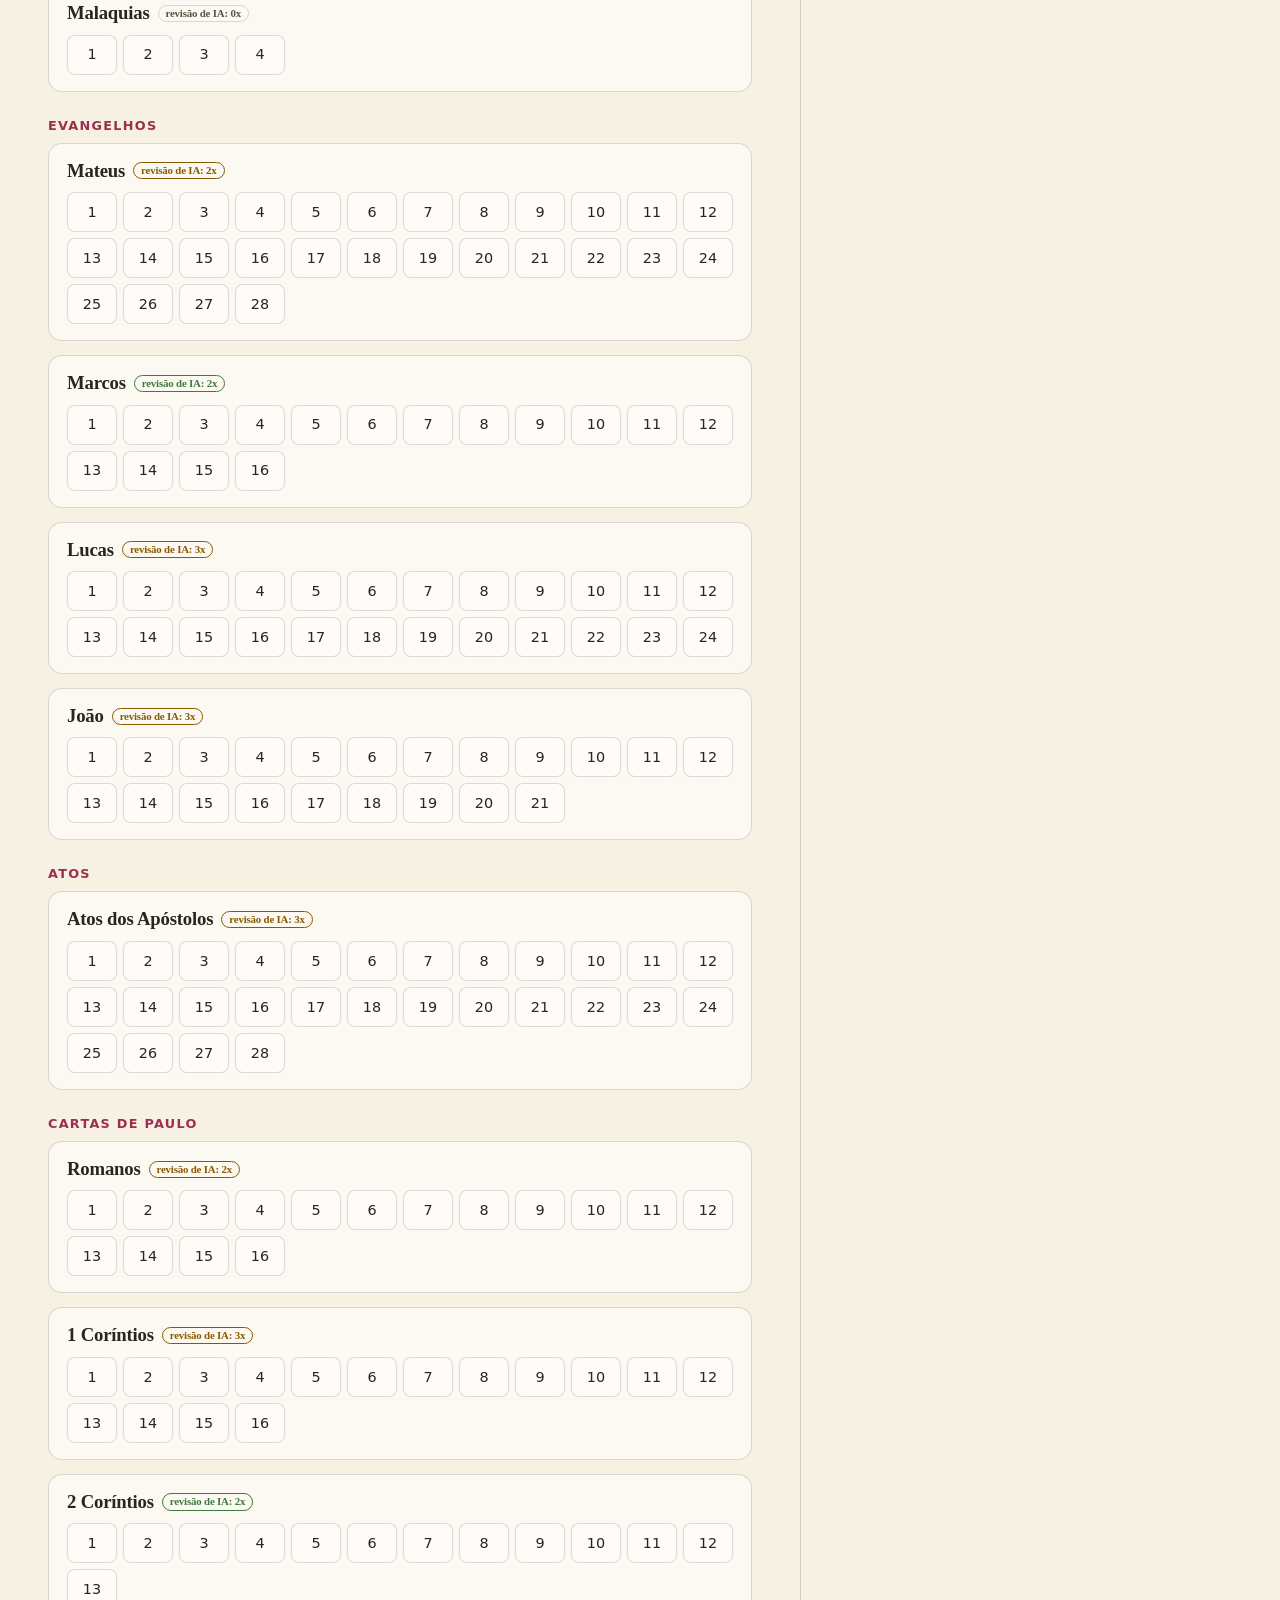
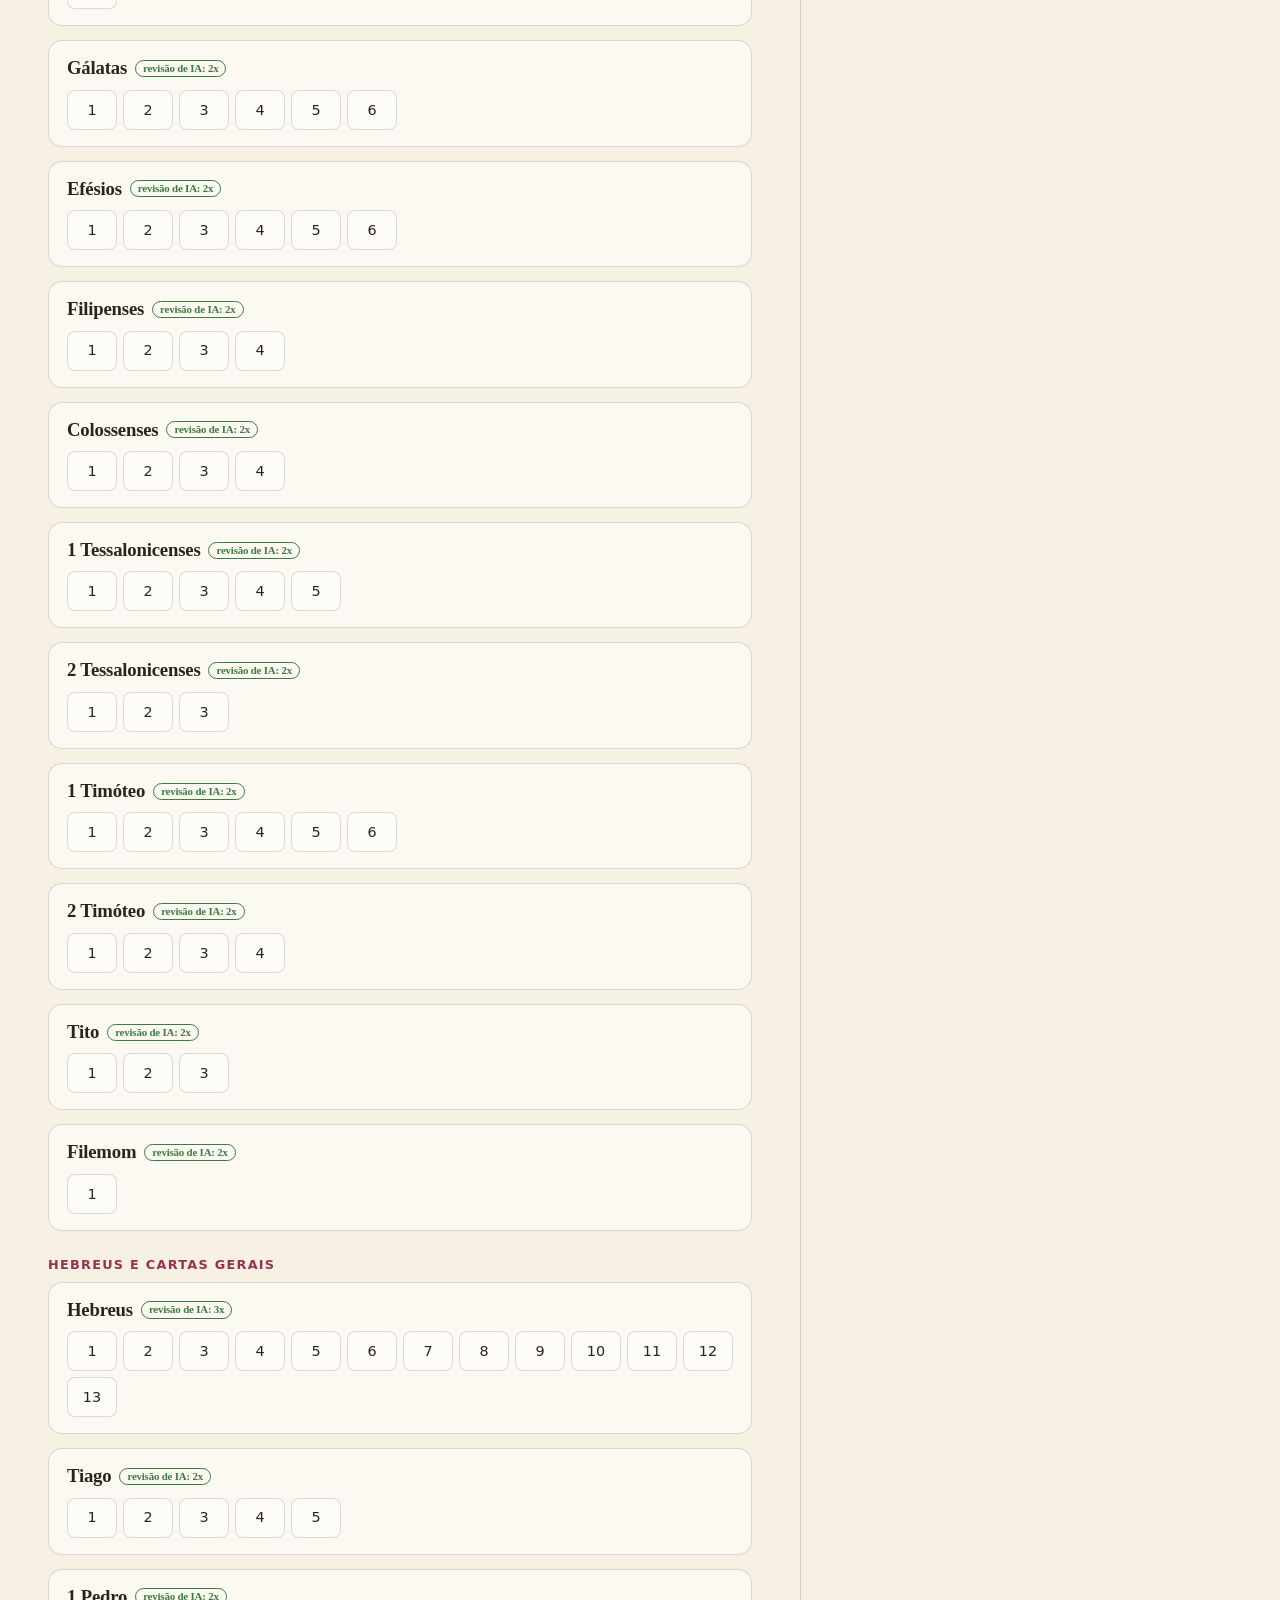
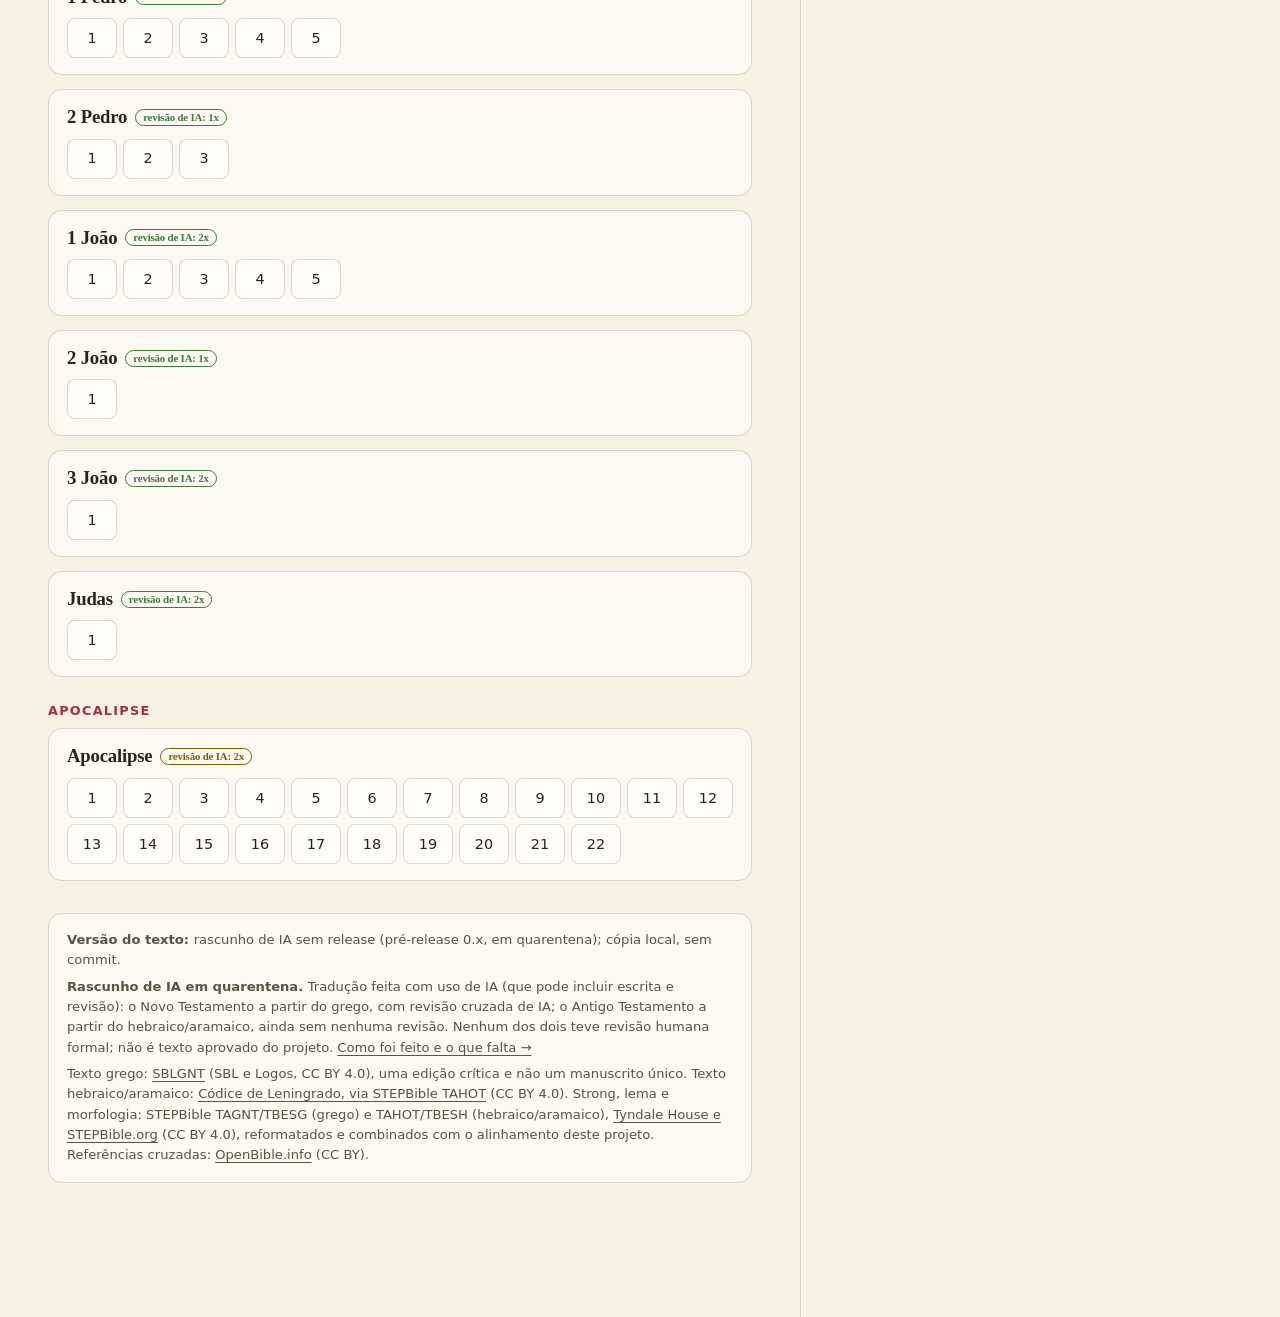
<file: site/leitor/index.html>
<!doctype html>
<html lang="pt-BR">
<head>
<meta charset="utf-8">
<meta name="viewport" content="width=device-width, initial-scale=1">
<title>Leitor da Bíblia (rascunho de IA) · bibleme Traduções</title>
<meta name="description" content="Leitor do rascunho de IA da Bíblia inteira em português: Novo Testamento do grego (SBLGNT), Antigo Testamento do hebraico/aramaico (TAHOT), com Strong palavra a palavra, interlinear, notas e versículos relacionados. Em quarentena, sem revisão humana.">
<meta name="color-scheme" content="light dark">
<meta name="theme-color" content="#f7f1e3" media="(prefers-color-scheme: light)">
<meta name="theme-color" content="#14161f" media="(prefers-color-scheme: dark)">
<meta name="robots" content="noindex">
<meta name="bibleme-commit" content="__SHA__">
<meta name="bibleme-dia" content="__DIA__">
<meta name="bibleme-repo" content="__REPO__">
<link rel="icon" href="data:image/svg+xml,%3Csvg xmlns='http://www.w3.org/2000/svg' viewBox='0 0 32 32'%3E%3Crect width='32' height='32' rx='8' fill='%232a251c'/%3E%3Ctext x='16' y='23' font-family='Georgia,serif' font-size='22' font-weight='700' text-anchor='middle' fill='%23f7f1e3'%3Eb%3C/text%3E%3Crect x='9' y='26' width='14' height='2' rx='1' fill='%23c2476a'/%3E%3C/svg%3E">
<link rel="stylesheet" href="leitor.css">
</head>
<body>
<a class="skip" href="#texto">Ir para o texto</a>

<div class="topo-wrap">
<header class="topo">
  <div class="topo-in">
    <a class="marca" href="../" title="Página inicial do projeto"><span class="mk" aria-hidden="true">b</span>bibleme <small>Leitor</small></a>
    <button class="btn" id="b-livros" type="button" aria-expanded="false" aria-controls="livros">☰ Livros</button>
    <div class="cap-nav" id="cap-nav" hidden>
      <button class="btn sm" id="b-ant" type="button" aria-label="Capítulo anterior">‹</button>
      <span class="titulo" id="cap-titulo"></span>
      <button class="btn sm" id="b-prox" type="button" aria-label="Próximo capítulo">›</button>
    </div>
    <form class="busca" id="busca" role="search" autocomplete="off">
      <label class="vh" for="q">Buscar</label>
      <input id="q" type="search" placeholder="Gênesis 1:1 · G26 · H3068 · amor" enterkeyhint="search">
      <button class="btn" type="submit">Buscar</button>
    </form>
    <span class="topo-links">
      <button class="btn" id="b-cfg" type="button" aria-expanded="false" aria-controls="cfg" title="Aparência">Aa</button>
      <a class="btn txt" href="../traducao/">Sobre</a>
    </span>
  </div>
  <div class="barra" id="barra" hidden>
    <div class="barra-in">
      <button class="btn sm" id="t-strong" type="button" aria-pressed="false" title="Mostra o número de Strong ao lado de cada termo">Strong</button>
      <button class="btn sm" id="t-inter" type="button" aria-pressed="false" title="Mostra o original (grego ou hebraico/aramaico) e o Strong sob cada trecho">Interlinear</button>
      <button class="btn sm" id="t-notas" type="button" aria-pressed="true" title="Marcadores de nota no texto">Notas</button>
      <button class="btn sm" id="t-add" type="button" aria-pressed="true" title="Sublinha as palavras da tradução que não têm correspondente no original">Acréscimos</button>
      <button class="btn sm" id="t-wj" type="button" aria-pressed="false" hidden title="Camada opcional, desligada por padrão: mostra em vermelho as palavras de Jesus (revisada 2x; cobertura incompleta, ver RFC-0011)">Palavras de Jesus</button>
      <button class="btn sm" id="t-rv" type="button" aria-pressed="false" hidden title="Camada opcional, desligada por padrão: maiúscula nos pronomes que se referem a Deus, a Jesus e ao Espírito (revisada 2x; cobertura incompleta, ver RFC-0011)">Pronomes reverenciais</button>
      <span class="sep"></span>
      <button class="btn sm" id="b-legenda" type="button">Legenda</button>
    </div>
  </div>
</header>
<div class="cfg" id="cfg" hidden>
  <label>Tema
    <span class="seg" role="group" aria-label="Tema">
      <button type="button" data-tema="auto" aria-pressed="true">Auto</button>
      <button type="button" data-tema="claro" aria-pressed="false">Claro</button>
      <button type="button" data-tema="escuro" aria-pressed="false">Escuro</button>
    </span>
  </label>
  <label>Tamanho do texto
    <span class="seg" role="group" aria-label="Tamanho do texto">
      <button type="button" id="tam-menos" aria-label="Diminuir">A−</button>
      <button type="button" id="tam-mais" aria-label="Aumentar">A+</button>
    </span>
  </label>
</div>
</div>

<div class="veil" id="veil" hidden></div>
<nav class="livros" id="livros" aria-label="Livros e capítulos" hidden></nav>

<div class="corpo">
  <main class="texto" id="texto" tabindex="-1" aria-live="polite"><p class="carregando">Carregando…</p></main>
  <aside class="painel" id="painel" aria-label="Detalhes do versículo">
    <div class="painel-in" id="painel-in"><p class="vazio">Toque num versículo ou num trecho do texto para ver o original palavra a palavra, as notas e os versículos relacionados.</p></div>
  </aside>
</div>

<div class="tip" id="tip" hidden></div>
<noscript><p style="padding:24px">O leitor precisa de JavaScript. O texto também está nos arquivos USFM do projeto.</p></noscript>
<script src="leitor.js"></script>
</body>
</html>
</file>
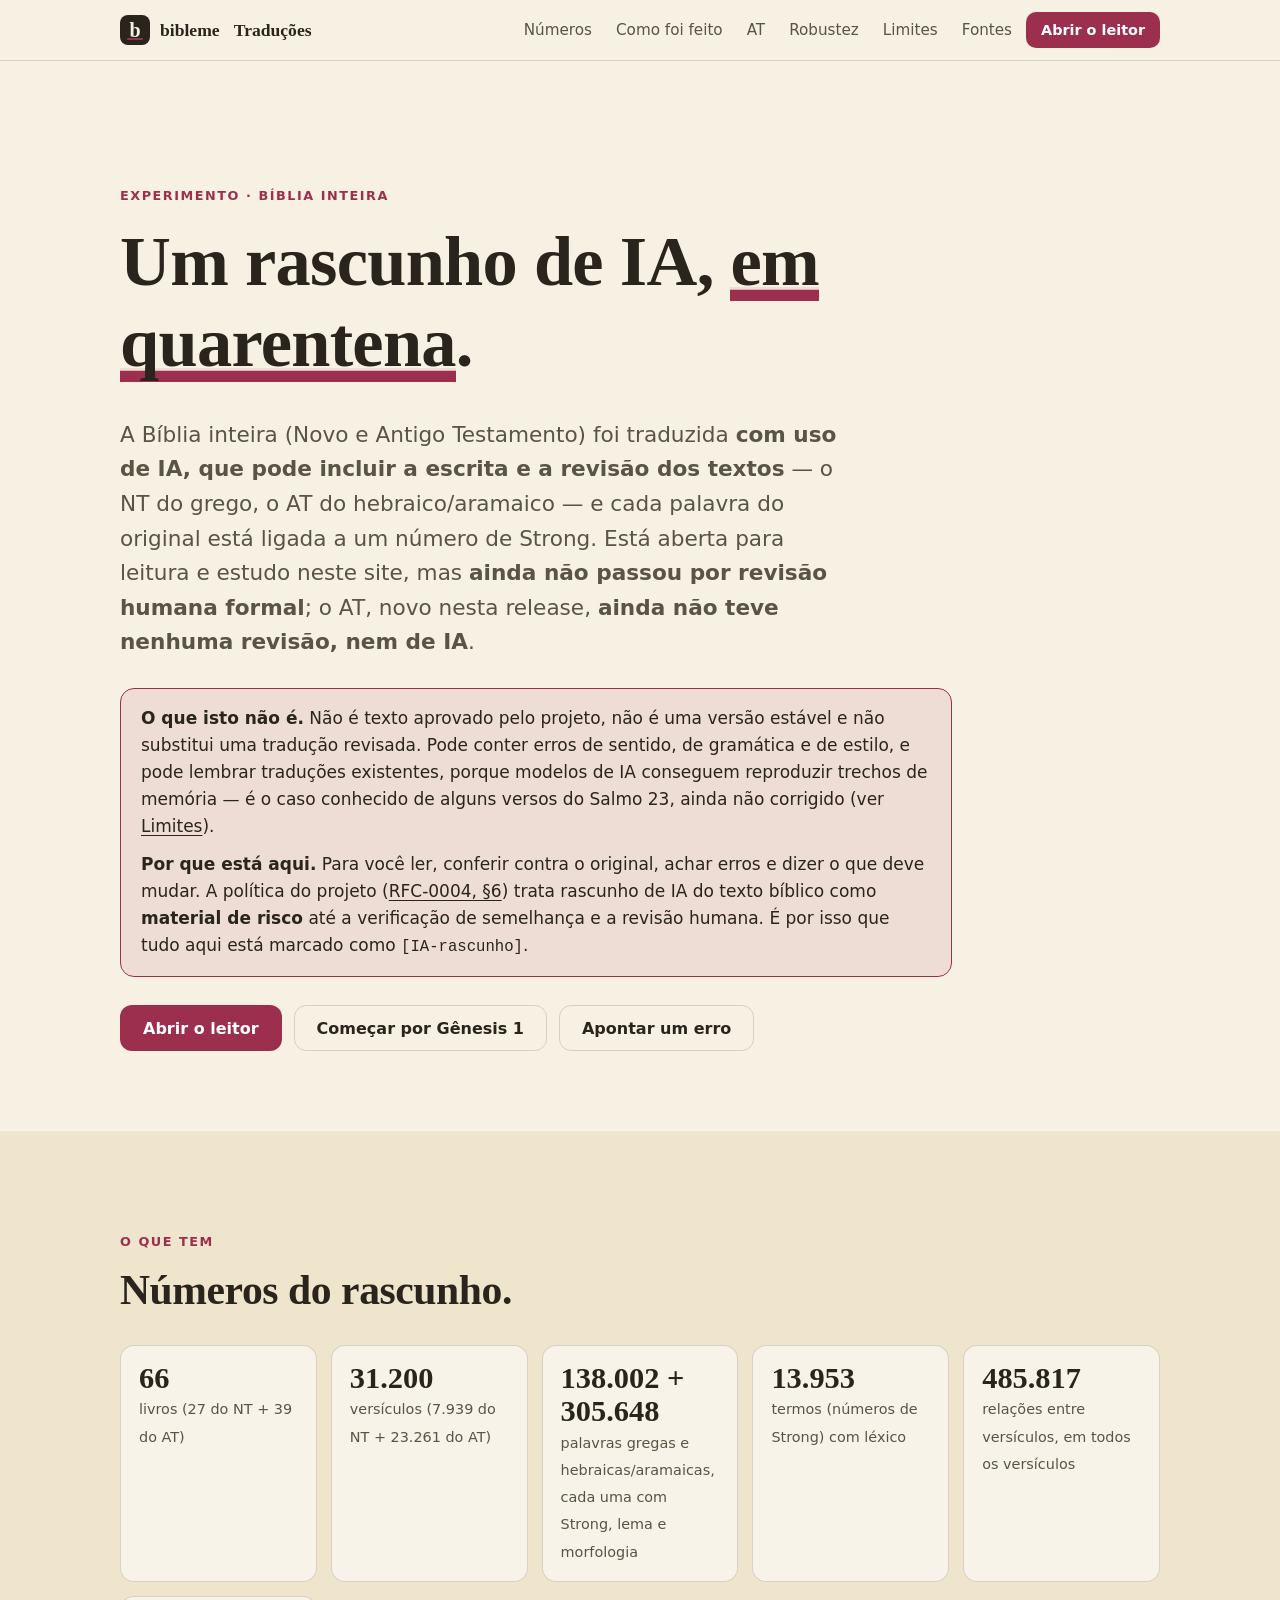
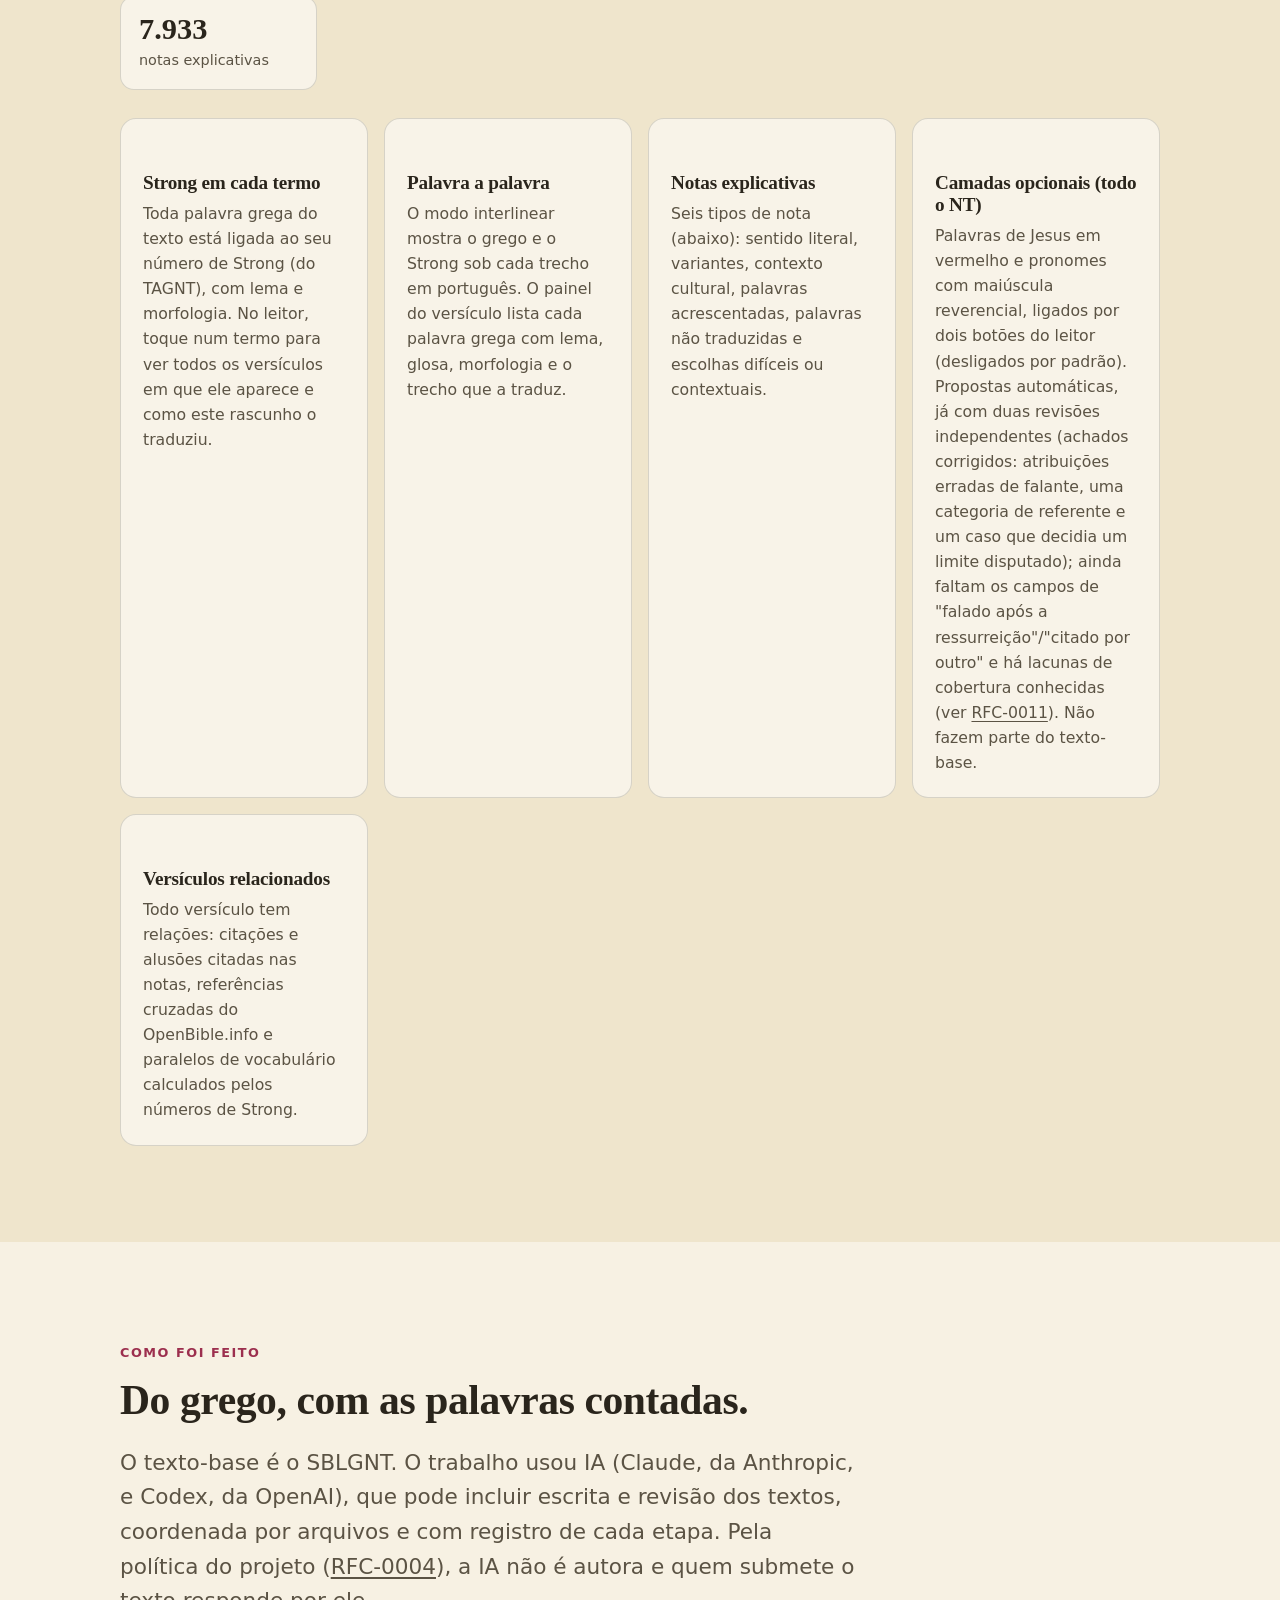
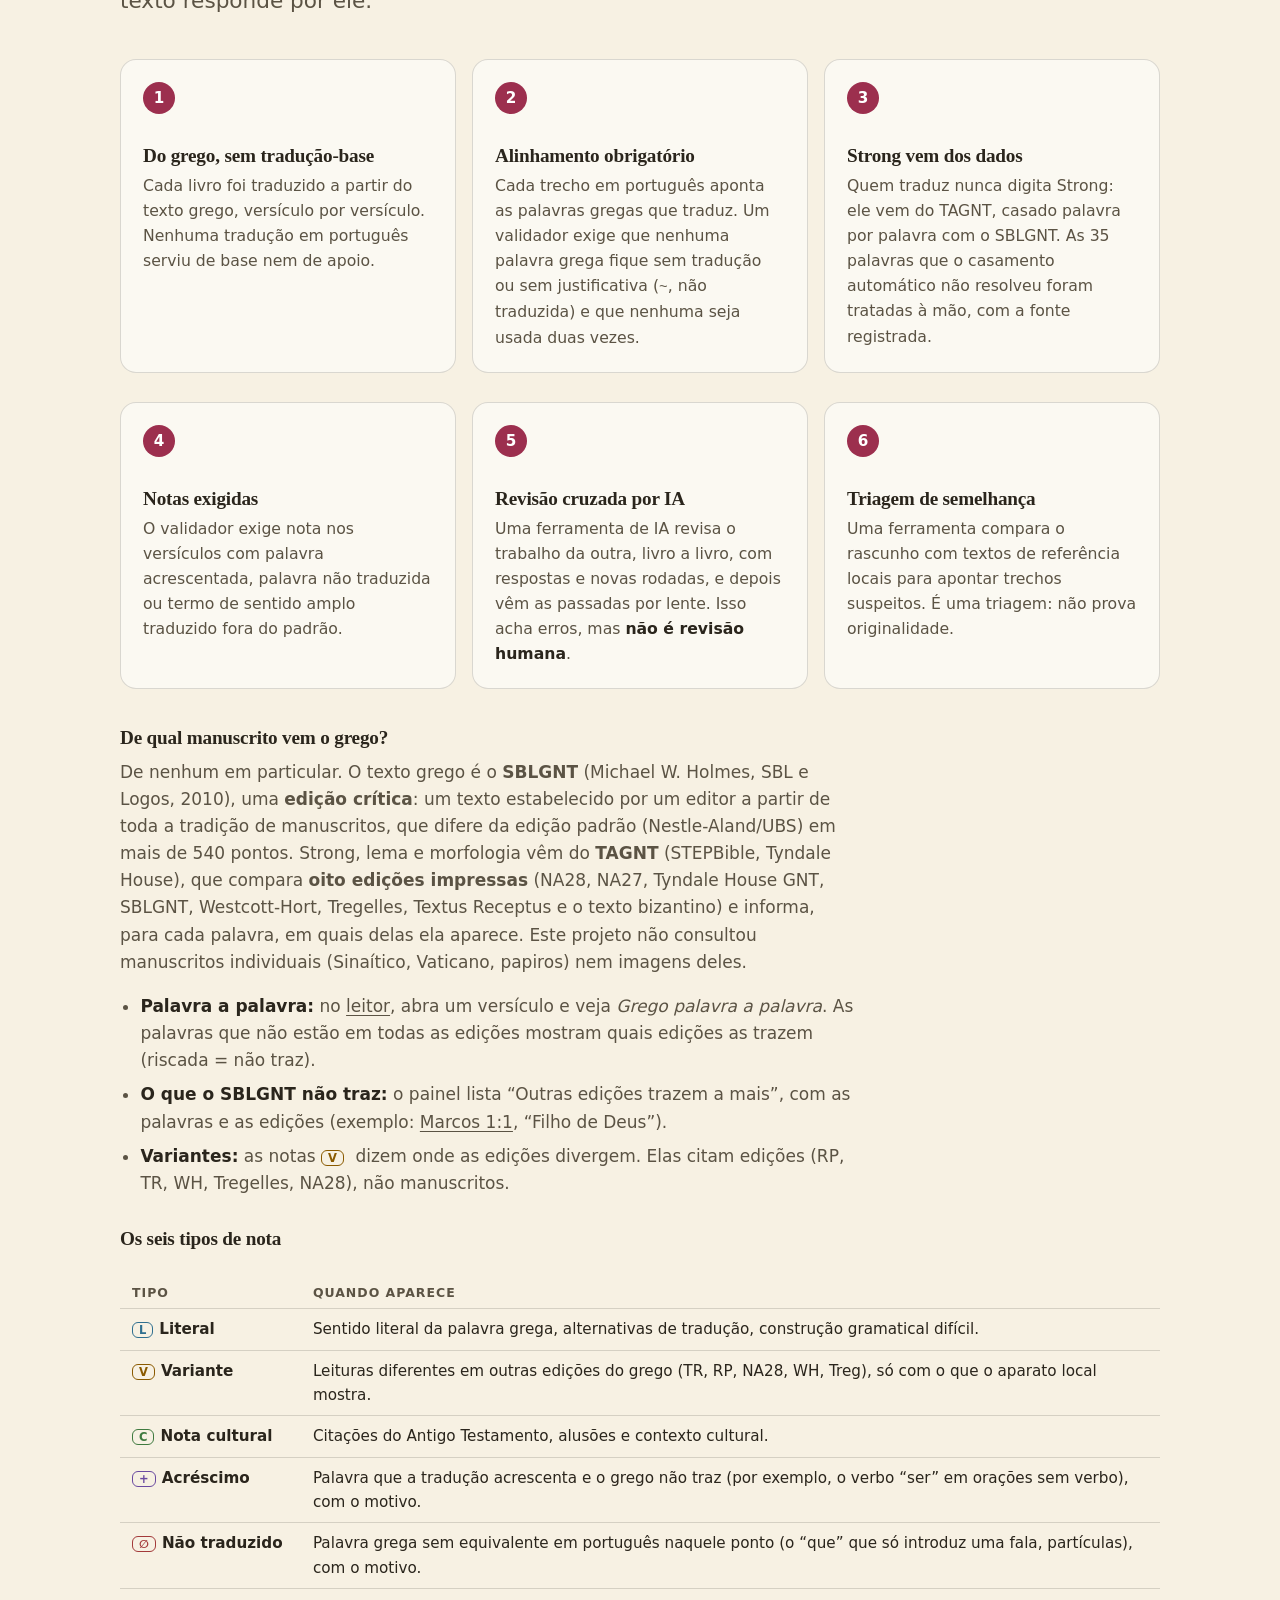
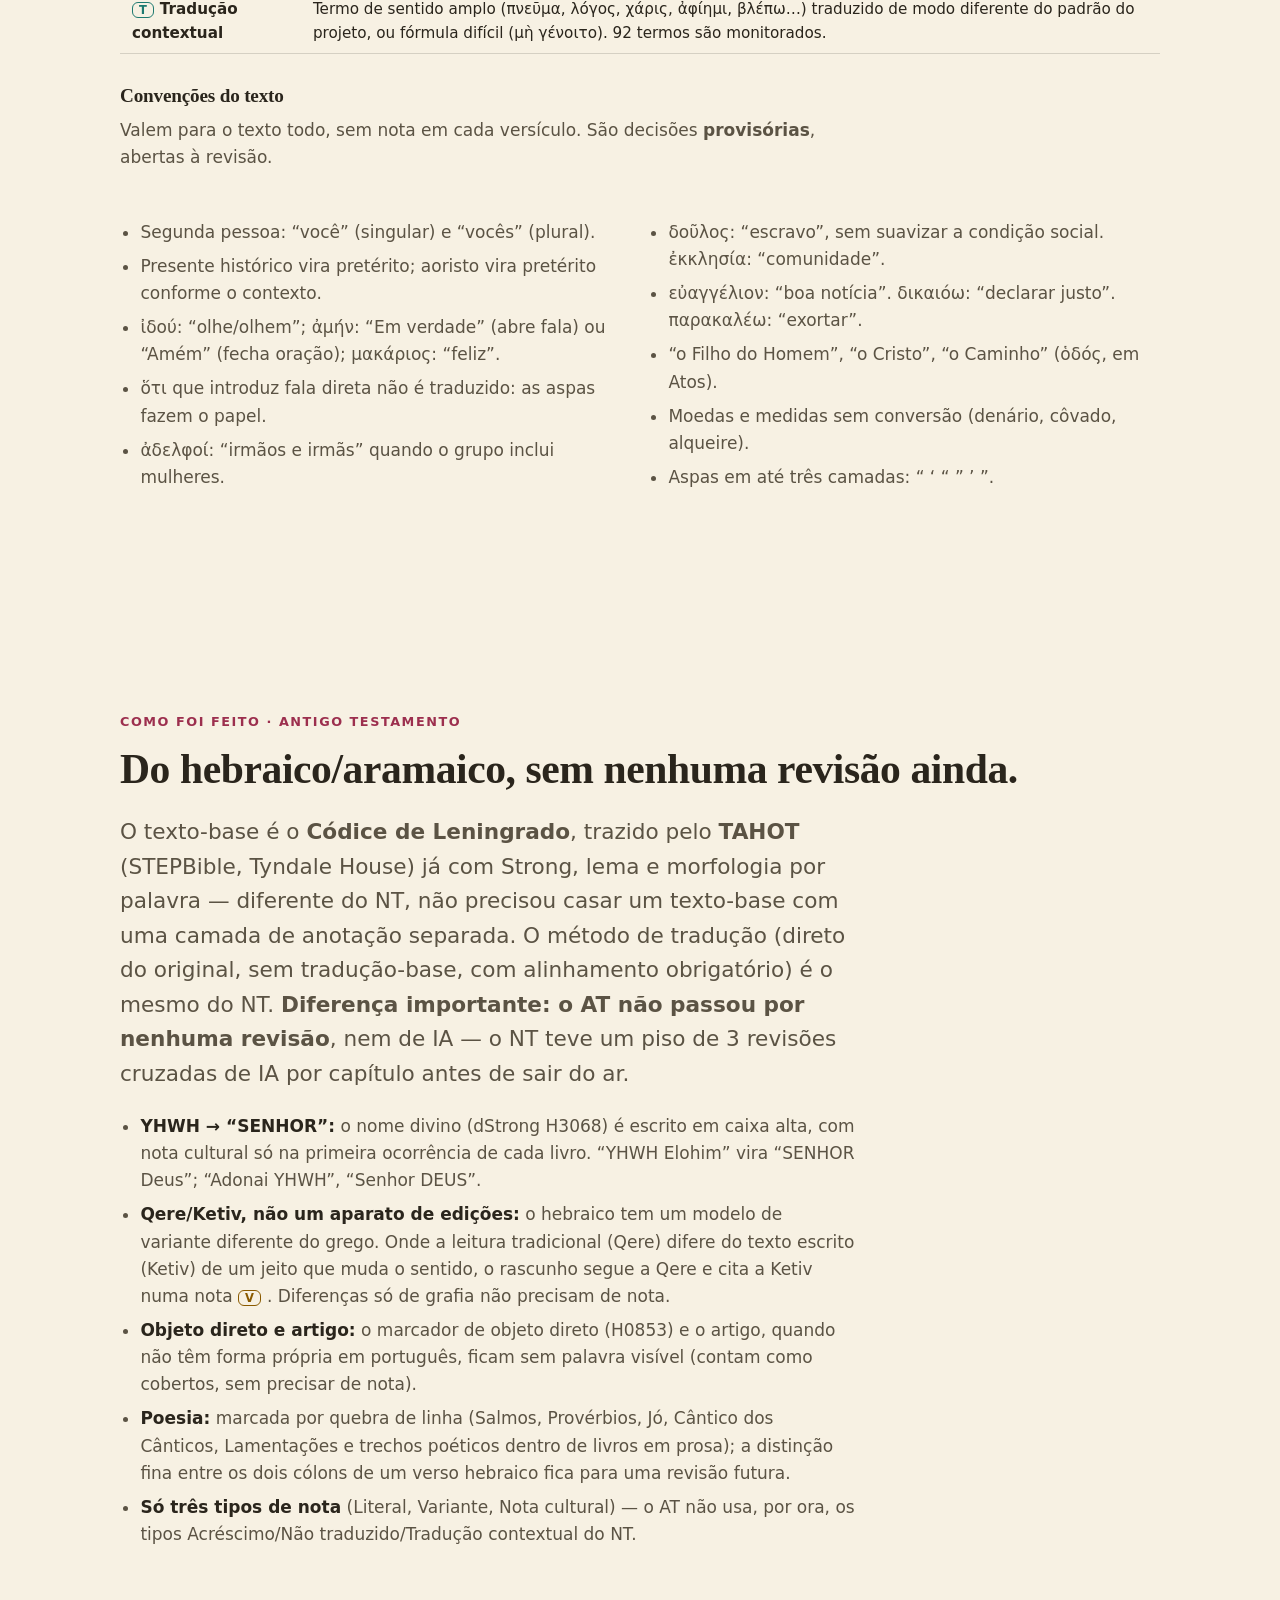
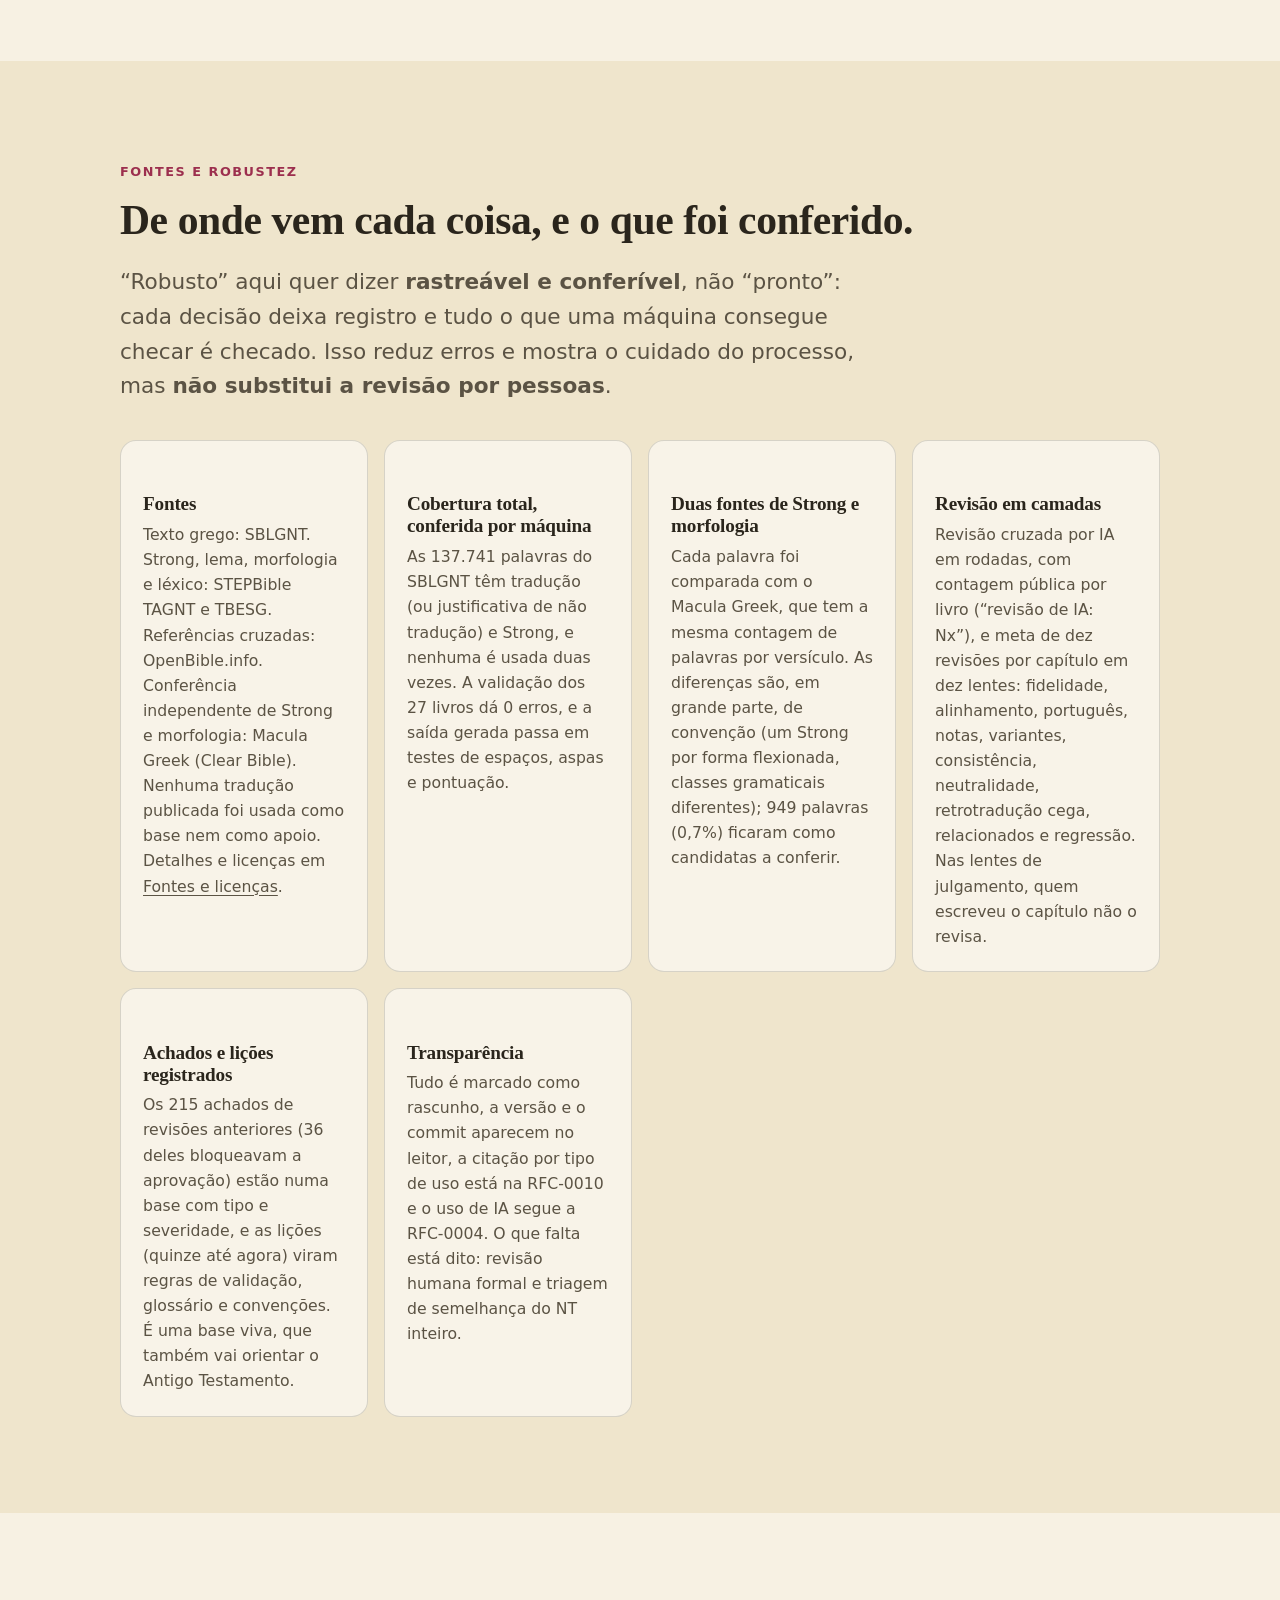
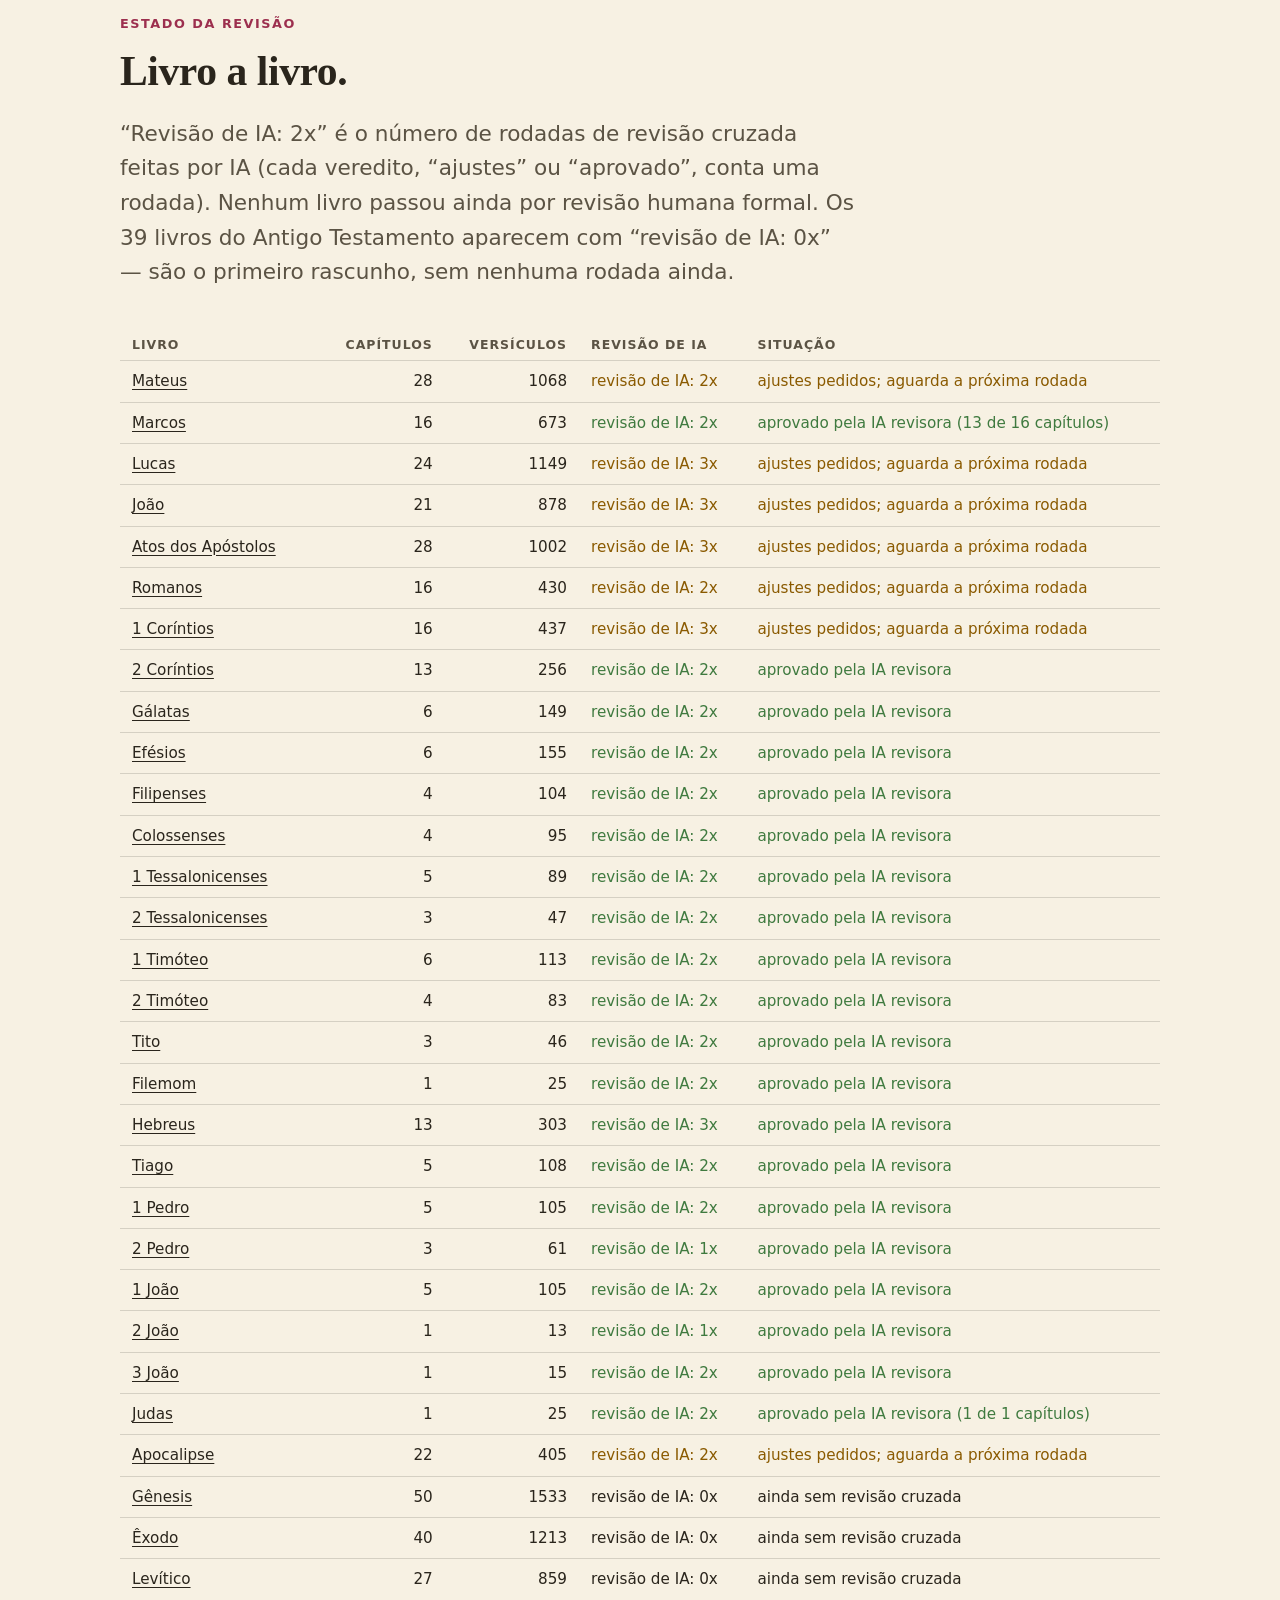
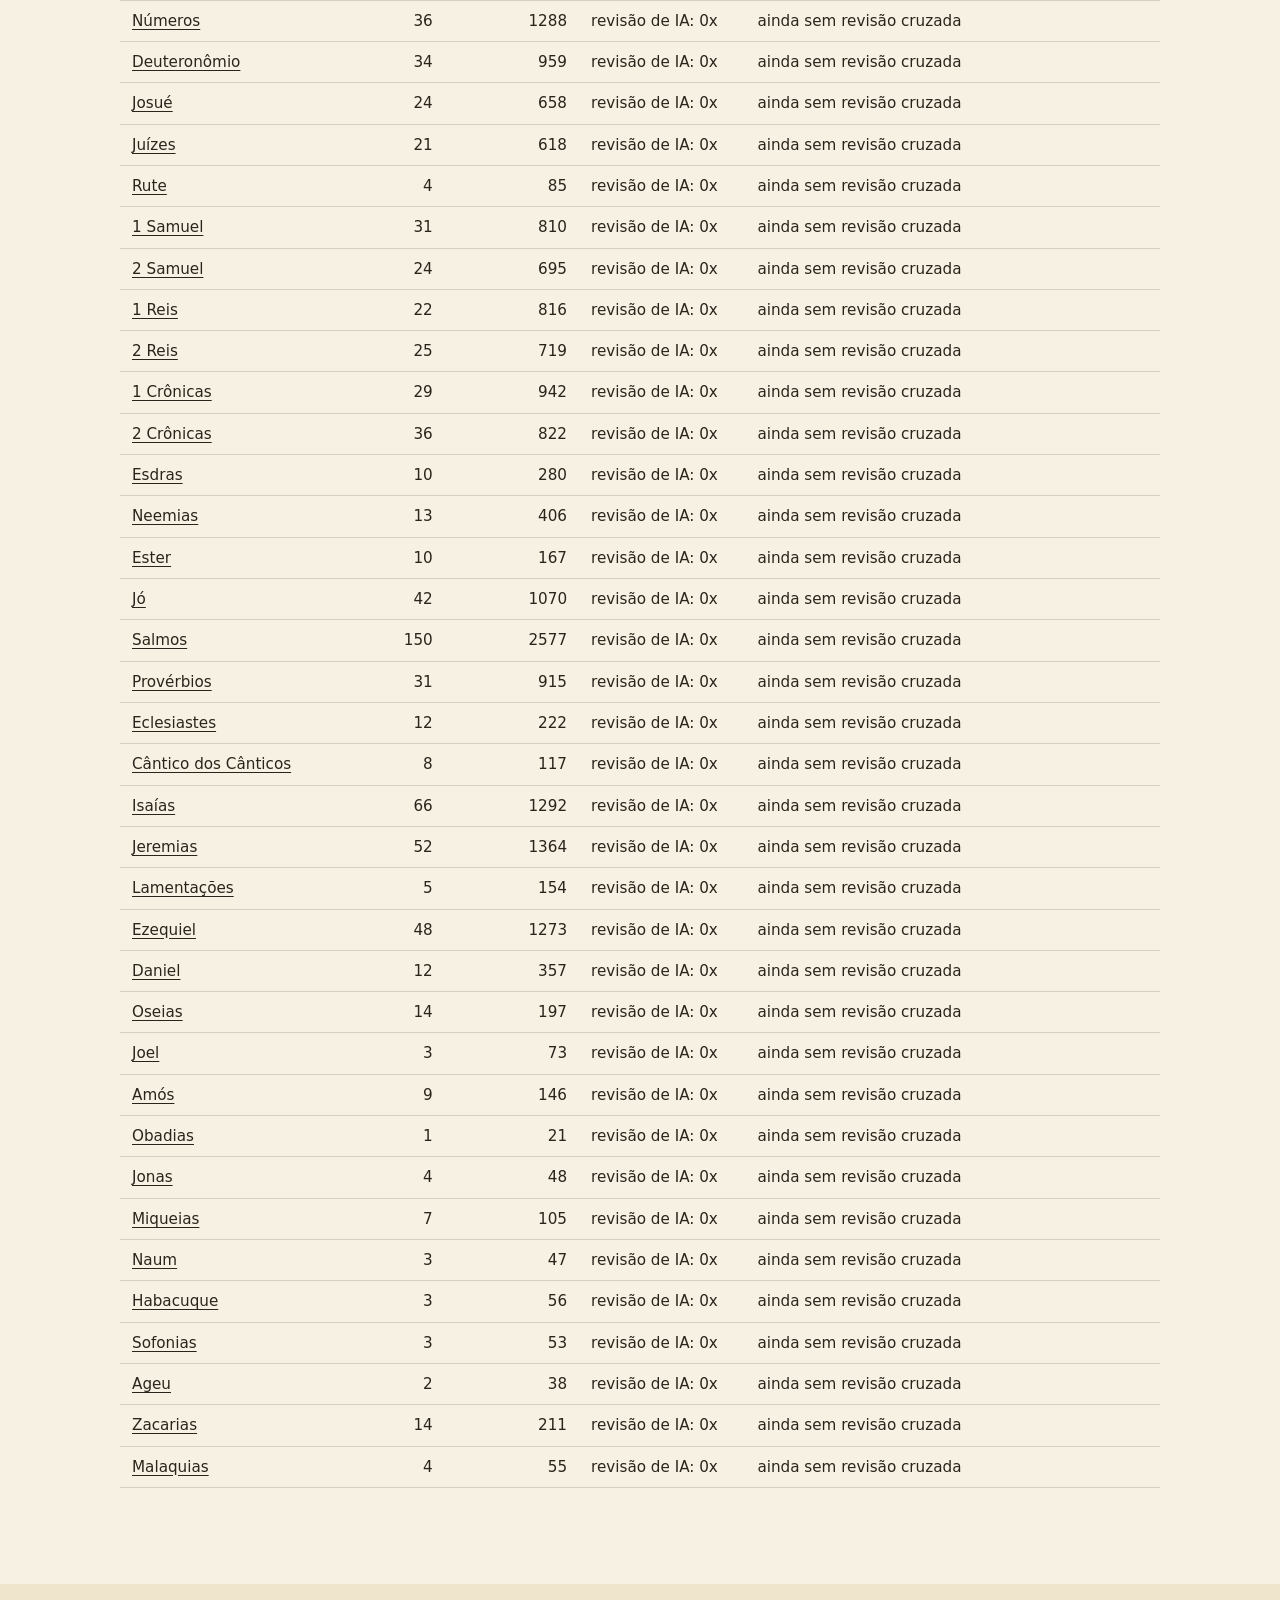
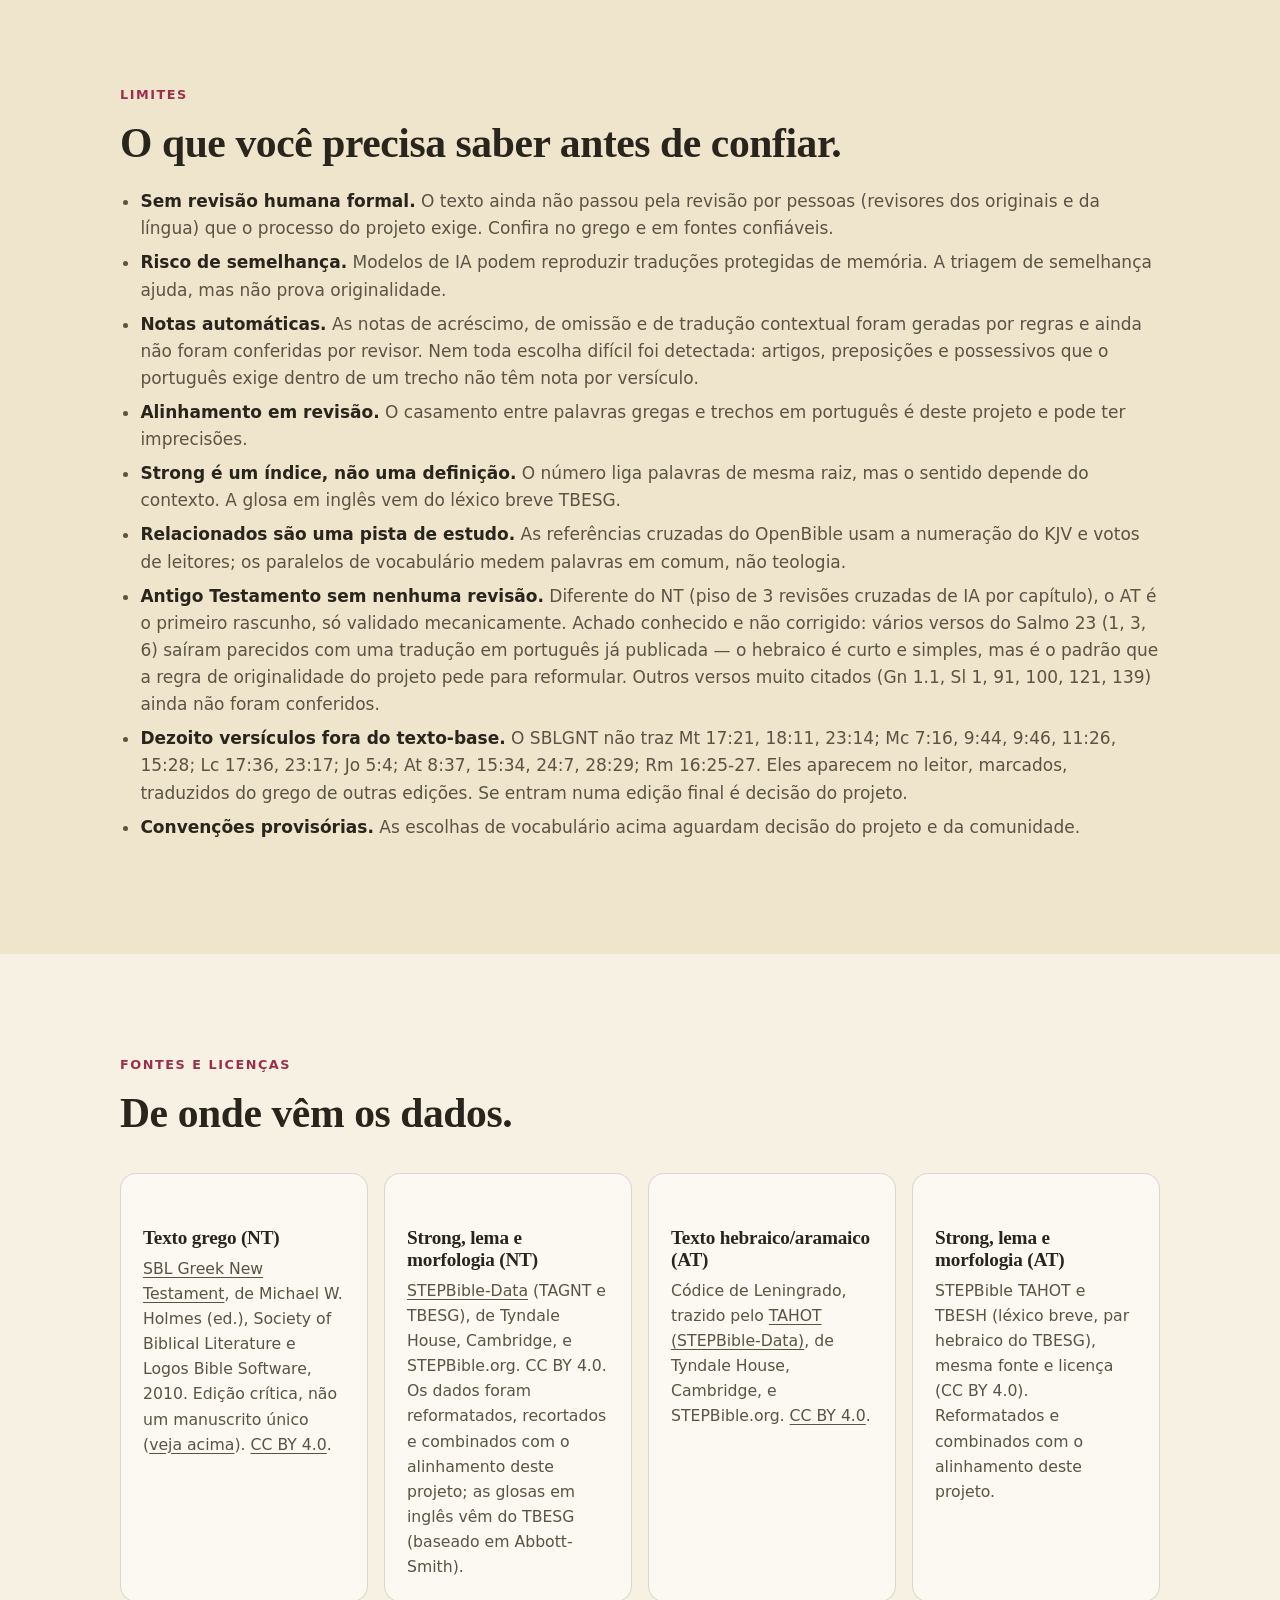
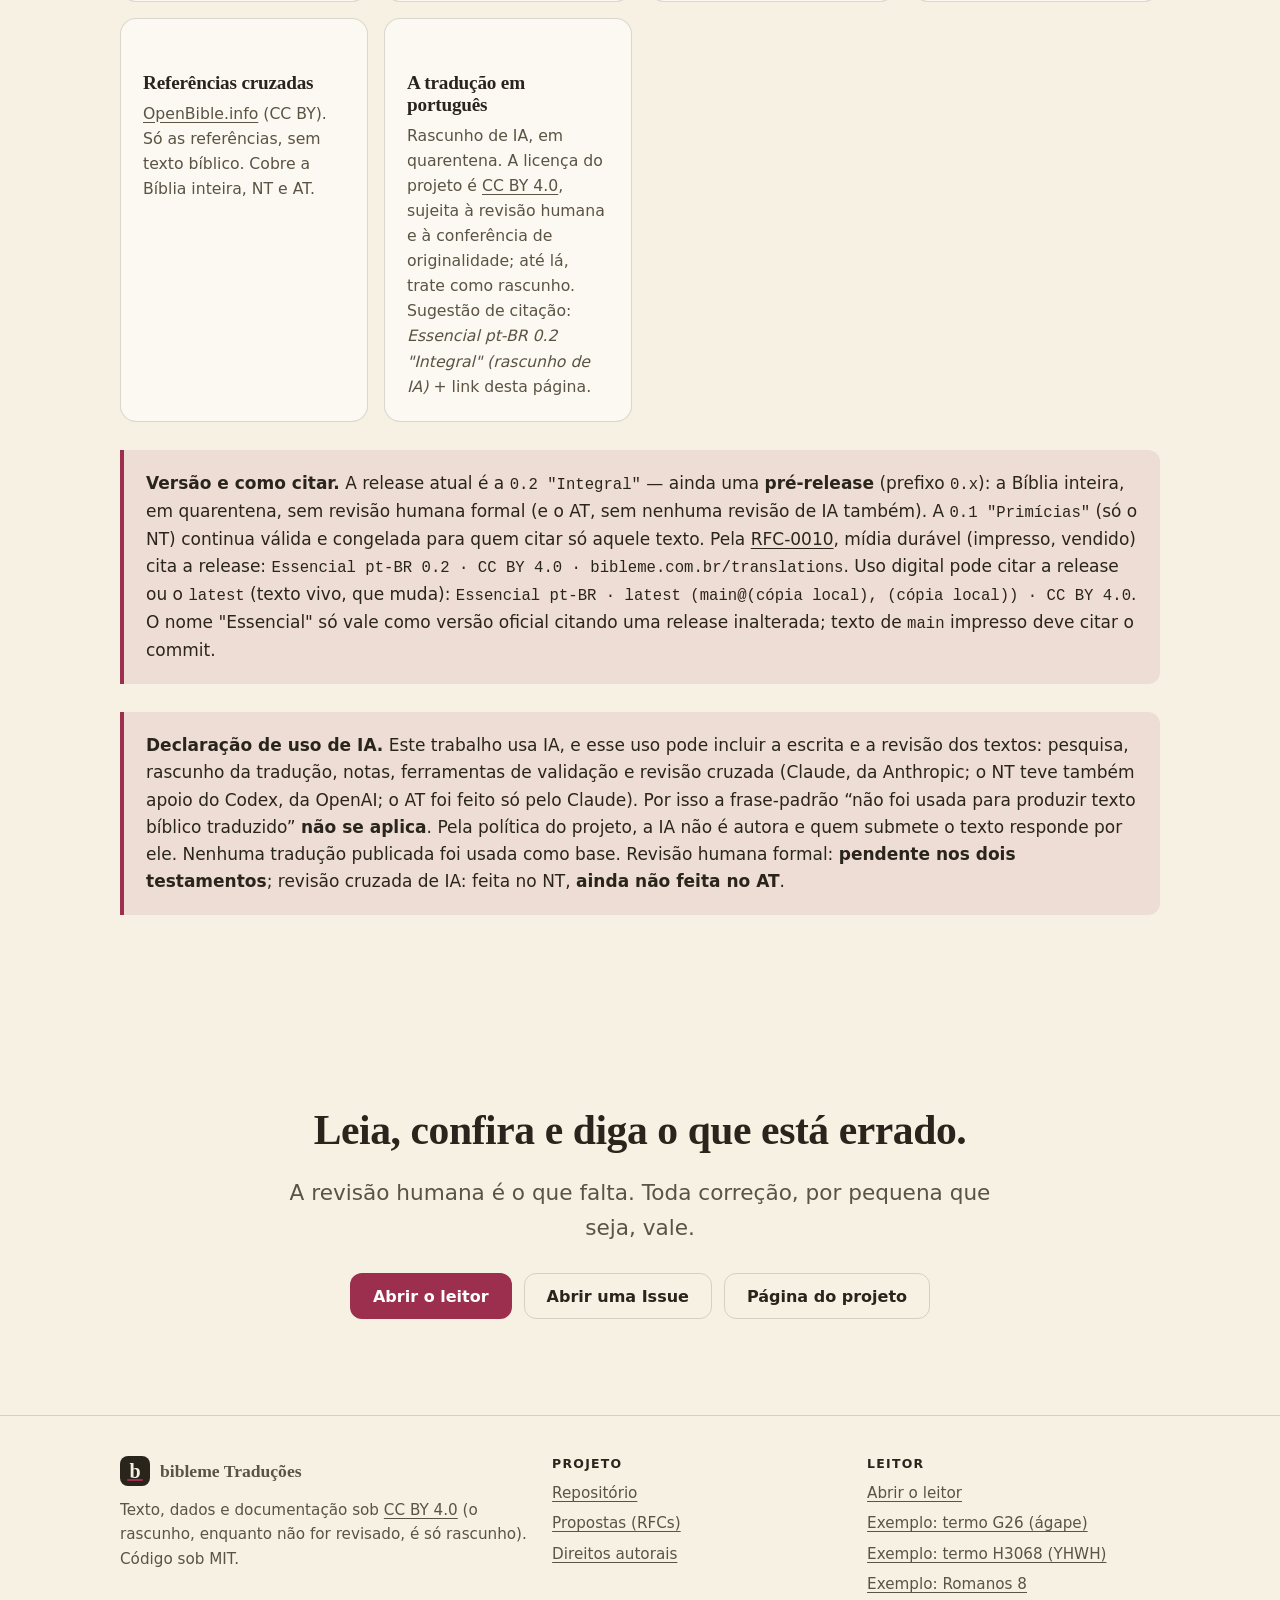
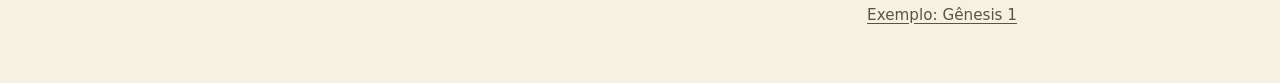
<file: site/traducao/index.html>
<!doctype html>
<html lang="pt-BR">
<head>
<meta charset="utf-8">
<meta name="viewport" content="width=device-width, initial-scale=1">
<title>Sobre o rascunho da Bíblia · bibleme Traduções</title>
<meta name="description" content="Como foi feito o rascunho de IA da Bíblia inteira em português — Novo Testamento do grego (SBLGNT), Antigo Testamento do hebraico/aramaico (TAHOT) — o que cada um traz, o que ainda falta e as fontes usadas.">
<meta name="color-scheme" content="light dark">
<meta name="theme-color" content="#f7f1e3" media="(prefers-color-scheme: light)">
<meta name="theme-color" content="#14161f" media="(prefers-color-scheme: dark)">
<meta name="robots" content="noindex">
<link rel="icon" href="data:image/svg+xml,%3Csvg xmlns='http://www.w3.org/2000/svg' viewBox='0 0 32 32'%3E%3Crect width='32' height='32' rx='8' fill='%232a251c'/%3E%3Ctext x='16' y='23' font-family='Georgia,serif' font-size='22' font-weight='700' text-anchor='middle' fill='%23f7f1e3'%3Eb%3C/text%3E%3Crect x='9' y='26' width='14' height='2' rx='1' fill='%23c2476a'/%3E%3C/svg%3E">
<link rel="stylesheet" href="../assets/style.css">
<style>
  .quarentena { margin-top: 28px; padding: 16px 20px; border: 1px solid var(--accent); background: var(--accent-soft); border-radius: 14px; max-width: 52rem; }
  .quarentena p { margin: 0; }
  .quarentena p + p { margin-top: .6em; }
  .tbl { width: 100%; border-collapse: collapse; margin-top: 18px; font-size: .95rem; }
  .tbl th, .tbl td { text-align: left; padding: 8px 12px; border-bottom: 1px solid var(--line); vertical-align: top; }
  .tbl th { font: 600 .78rem var(--sans); letter-spacing: .08em; text-transform: uppercase; color: var(--muted); }
  .tbl td.n, .tbl th.n { text-align: right; font-variant-numeric: tabular-nums; }
  .scroll-x { overflow-x: auto; }
  .nums { display: grid; gap: 14px; grid-template-columns: repeat(auto-fit, minmax(170px, 1fr)); margin-top: 30px; }
  .nums div { background: var(--card); border: 1px solid var(--line); border-radius: 14px; padding: 16px 18px; }
  .nums b { display: block; font: 600 1.9rem var(--serif); line-height: 1.1; }
  .nums span { color: var(--muted); font-size: .9rem; }
  .tag { display: inline-block; font: 700 .72rem var(--sans); border: 1px solid currentColor; border-radius: 6px; padding: 0 6px; margin-inline-end: 6px; }
  .t-lit { color: #2f6f8f; } .t-var { color: #8a5a00; } .t-cult { color: #3f7a3f; } .t-add { color: #6a4aa0; } .t-omit { color: #a33a3a; } .t-trad { color: #1f7a70; }
  @media (prefers-color-scheme: dark) { .t-lit { color: #7ec3e6; } .t-var { color: #e6b95c; } .t-cult { color: #8fd18f; } .t-add { color: #b9a1ec; } .t-omit { color: #f09a9a; } .t-trad { color: #6fd6c8; } }
  .rv-ok { color: #3f7a3f; } .rv-aj { color: #8a5a00; }
  @media (prefers-color-scheme: dark) { .rv-ok { color: #8fd18f; } .rv-aj { color: #e6b95c; } }
  .doc h3 { margin-top: 1.6em; }
  .doc ul { color: var(--muted); padding-inline-start: 1.2em; }
  .doc li { margin: .4em 0; }
  .doc li b, .doc td b { color: var(--fg); }
  .doc .lead + p { max-width: 46rem; }
  .doc .two { display: grid; gap: 16px; grid-template-columns: repeat(auto-fit, minmax(300px, 1fr)); margin-top: 24px; }
</style>
</head>
<body>
<a class="skip" href="#main">Ir para o conteúdo</a>

<header class="top">
  <div class="wrap">
    <a class="brand" href="../"><span class="mark" aria-hidden="true">b</span>bibleme<span class="sub">&nbsp;Traduções</span></a>
    <nav class="nav" aria-label="Principal">
      <a class="hide-sm" href="#numeros">Números</a>
      <a class="hide-sm" href="#metodo">Como foi feito</a>
      <a class="hide-sm" href="#metodo-at">AT</a>
      <a class="hide-sm" href="#robustez">Robustez</a>
      <a class="hide-sm" href="#limites">Limites</a>
      <a class="hide-sm" href="#fontes">Fontes</a>
      <a class="btn small" href="../leitor/">Abrir o leitor</a>
    </nav>
  </div>
</header>

<main id="main" class="doc">

<section class="hero">
  <div class="wrap">
    <span class="eyebrow">Experimento · Bíblia inteira</span>
    <h1>Um rascunho de IA, <em>em quarentena</em>.</h1>
    <p class="lead">A Bíblia inteira (Novo e Antigo Testamento) foi traduzida <b>com uso de IA, que pode incluir a escrita e a revisão dos textos</b> — o NT do grego, o AT do hebraico/aramaico — e cada palavra do original está ligada a um número de Strong. Está aberta para leitura e estudo neste site, mas <b>ainda não passou por revisão humana formal</b>; o AT, novo nesta release, <b>ainda não teve nenhuma revisão, nem de IA</b>.</p>
    <div class="quarentena">
      <p><b>O que isto não é.</b> Não é texto aprovado pelo projeto, não é uma versão estável e não substitui uma tradução revisada. Pode conter erros de sentido, de gramática e de estilo, e pode lembrar traduções existentes, porque modelos de IA conseguem reproduzir trechos de memória — é o caso conhecido de alguns versos do Salmo 23, ainda não corrigido (ver <a href="#limites">Limites</a>).</p>
      <p><b>Por que está aqui.</b> Para você ler, conferir contra o original, achar erros e dizer o que deve mudar. A política do projeto (<a href="https://github.com/__REPO__/blob/main/rfcs/0004-processo-e-versoes.md">RFC-0004, §6</a>) trata rascunho de IA do texto bíblico como <b>material de risco</b> até a verificação de semelhança e a revisão humana. É por isso que tudo aqui está marcado como <code>[IA-rascunho]</code>.</p>
    </div>
    <div class="actions">
      <a class="btn" href="../leitor/">Abrir o leitor</a>
      <a class="btn ghost" href="../leitor/#/Gen/1/1">Começar por Gênesis 1</a>
      <a class="btn ghost" href="https://github.com/__REPO__/issues/new/choose">Apontar um erro</a>
    </div>
  </div>
</section>

<section class="alt" id="numeros">
  <div class="wrap">
    <span class="eyebrow">O que tem</span>
    <h2>Números do rascunho.</h2>
    <div class="nums" id="nums" aria-live="polite">
      <div><b>66</b><span>livros (27 do NT + 39 do AT)</span></div>
      <div><b>31.200</b><span>versículos (7.939 do NT + 23.261 do AT)</span></div>
      <div><b>138 mil + 306 mil</b><span>palavras gregas e hebraicas/aramaicas, cada uma com Strong, lema e morfologia</span></div>
      <div><b>13.953</b><span>termos (números de Strong) com léxico</span></div>
      <div><b>486 mil</b><span>versículos relacionados, em todos os versículos</span></div>
      <div><b>7.700</b><span>notas explicativas</span></div>
    </div>
    <div class="grid" style="margin-top:28px">
      <div class="card"><h3>Strong em cada termo</h3><p>Toda palavra grega do texto está ligada ao seu número de Strong (do TAGNT), com lema e morfologia. No leitor, toque num termo para ver todos os versículos em que ele aparece e como este rascunho o traduziu.</p></div>
      <div class="card"><h3>Palavra a palavra</h3><p>O modo interlinear mostra o grego e o Strong sob cada trecho em português. O painel do versículo lista cada palavra grega com lema, glosa, morfologia e o trecho que a traduz.</p></div>
      <div class="card"><h3>Notas explicativas</h3><p>Seis tipos de nota (abaixo): sentido literal, variantes, contexto cultural, palavras acrescentadas, palavras não traduzidas e escolhas difíceis ou contextuais.</p></div>
      <div class="card"><h3>Camadas opcionais (todo o NT)</h3><p>Palavras de Jesus em vermelho e pronomes com maiúscula reverencial, ligados por dois botões do leitor (desligados por padrão). Propostas automáticas, já com duas revisões independentes (achados corrigidos: atribuições erradas de falante, uma categoria de referente e um caso que decidia um limite disputado); ainda faltam os campos de "falado após a ressurreição"/"citado por outro" e há lacunas de cobertura conhecidas (ver <a href="https://github.com/__REPO__/blob/main/rfcs/0011-camadas-interpretativas-opcionais.md">RFC-0011</a>). Não fazem parte do texto-base.</p></div>
      <div class="card"><h3>Versículos relacionados</h3><p>Todo versículo tem relações: citações e alusões citadas nas notas, referências cruzadas do OpenBible.info e paralelos de vocabulário calculados pelos números de Strong.</p></div>
    </div>
  </div>
</section>

<section id="metodo">
  <div class="wrap">
    <span class="eyebrow">Como foi feito</span>
    <h2>Do grego, com as palavras contadas.</h2>
    <p class="lead">O texto-base é o SBLGNT. O trabalho usou IA (Claude, da Anthropic, e Codex, da OpenAI), que pode incluir escrita e revisão dos textos, coordenada por arquivos e com registro de cada etapa. Pela política do projeto (<a href="https://github.com/__REPO__/blob/main/rfcs/0004-processo-e-versoes.md#6-uso-de-ia-no-processo">RFC-0004</a>), a IA não é autora e quem submete o texto responde por ele.</p>
    <ol class="steps">
      <li><h3>Do grego, sem tradução-base</h3><p>Cada livro foi traduzido a partir do texto grego, versículo por versículo. Nenhuma tradução em português serviu de base nem de apoio.</p></li>
      <li><h3>Alinhamento obrigatório</h3><p>Cada trecho em português aponta as palavras gregas que traduz. Um validador exige que nenhuma palavra grega fique sem tradução ou sem justificativa (<code>~</code>, não traduzida) e que nenhuma seja usada duas vezes.</p></li>
      <li><h3>Strong vem dos dados</h3><p>Quem traduz nunca digita Strong: ele vem do TAGNT, casado palavra por palavra com o SBLGNT. As 35 palavras que o casamento automático não resolveu foram tratadas à mão, com a fonte registrada.</p></li>
      <li><h3>Notas exigidas</h3><p>O validador exige nota nos versículos com palavra acrescentada, palavra não traduzida ou termo de sentido amplo traduzido fora do padrão.</p></li>
      <li><h3>Revisão cruzada por IA</h3><p>Uma ferramenta de IA revisa o trabalho da outra, livro a livro, com respostas e novas rodadas, e depois vêm as passadas por lente. Isso acha erros, mas <b>não é revisão humana</b>.</p></li>
      <li><h3>Triagem de semelhança</h3><p>Uma ferramenta compara o rascunho com textos de referência locais para apontar trechos suspeitos. É uma triagem: não prova originalidade.</p></li>
    </ol>
    <h3 id="manuscrito">De qual manuscrito vem o grego?</h3>
    <p style="max-width:46rem;color:var(--muted)">De nenhum em particular. O texto grego é o <b>SBLGNT</b> (Michael W. Holmes, SBL e Logos, 2010), uma <b>edição crítica</b>: um texto estabelecido por um editor a partir de toda a tradição de manuscritos, que difere da edição padrão (Nestle-Aland/UBS) em mais de 540 pontos. Strong, lema e morfologia vêm do <b>TAGNT</b> (STEPBible, Tyndale House), que compara <b>oito edições impressas</b> (NA28, NA27, Tyndale House GNT, SBLGNT, Westcott-Hort, Tregelles, Textus Receptus e o texto bizantino) e informa, para cada palavra, em quais delas ela aparece. Este projeto não consultou manuscritos individuais (Sinaítico, Vaticano, papiros) nem imagens deles.</p>
    <ul style="max-width:46rem">
      <li><b>Palavra a palavra:</b> no <a href="../leitor/">leitor</a>, abra um versículo e veja <i>Grego palavra a palavra</i>. As palavras que não estão em todas as edições mostram quais edições as trazem (riscada = não traz).</li>
      <li><b>O que o SBLGNT não traz:</b> o painel lista “Outras edições trazem a mais”, com as palavras e as edições (exemplo: <a href="../leitor/#/Mrk/1/1">Marcos 1:1</a>, “Filho de Deus”).</li>
      <li><b>Variantes:</b> as notas <span class="tag t-var">V</span> dizem onde as edições divergem. Elas citam edições (RP, TR, WH, Tregelles, NA28), não manuscritos.</li>
    </ul>

    <h3>Os seis tipos de nota</h3>
    <div class="scroll-x"><table class="tbl">
      <thead><tr><th>Tipo</th><th>Quando aparece</th></tr></thead>
      <tbody>
        <tr><td><span class="tag t-lit">L</span><b>Literal</b></td><td>Sentido literal da palavra grega, alternativas de tradução, construção gramatical difícil.</td></tr>
        <tr><td><span class="tag t-var">V</span><b>Variante</b></td><td>Leituras diferentes em outras edições do grego (TR, RP, NA28, WH, Treg), só com o que o aparato local mostra.</td></tr>
        <tr><td><span class="tag t-cult">C</span><b>Nota cultural</b></td><td>Citações do Antigo Testamento, alusões e contexto cultural.</td></tr>
        <tr><td><span class="tag t-add">+</span><b>Acréscimo</b></td><td>Palavra que a tradução acrescenta e o grego não traz (por exemplo, o verbo “ser” em orações sem verbo), com o motivo.</td></tr>
        <tr><td><span class="tag t-omit">∅</span><b>Não traduzido</b></td><td>Palavra grega sem equivalente em português naquele ponto (o “que” que só introduz uma fala, partículas), com o motivo.</td></tr>
        <tr><td><span class="tag t-trad">T</span><b>Tradução contextual</b></td><td>Termo de sentido amplo (πνεῦμα, λόγος, χάρις, ἀφίημι, βλέπω…) traduzido de modo diferente do padrão do projeto, ou fórmula difícil (μὴ γένοιτο). 92 termos são monitorados.</td></tr>
      </tbody>
    </table></div>

    <h3>Convenções do texto</h3>
    <p style="max-width:46rem;color:var(--muted)">Valem para o texto todo, sem nota em cada versículo. São decisões <b>provisórias</b>, abertas à revisão.</p>
    <div class="two">
      <ul>
        <li>Segunda pessoa: “você” (singular) e “vocês” (plural).</li>
        <li>Presente histórico vira pretérito; aoristo vira pretérito conforme o contexto.</li>
        <li>ἰδού: “olhe/olhem”; ἀμήν: “Em verdade” (abre fala) ou “Amém” (fecha oração); μακάριος: “feliz”.</li>
        <li>ὅτι que introduz fala direta não é traduzido: as aspas fazem o papel.</li>
        <li>ἀδελφοί: “irmãos e irmãs” quando o grupo inclui mulheres.</li>
      </ul>
      <ul>
        <li>δοῦλος: “escravo”, sem suavizar a condição social. ἐκκλησία: “comunidade”.</li>
        <li>εὐαγγέλιον: “boa notícia”. δικαιόω: “declarar justo”. παρακαλέω: “exortar”.</li>
        <li>“o Filho do Homem”, “o Cristo”, “o Caminho” (ὁδός, em Atos).</li>
        <li>Moedas e medidas sem conversão (denário, côvado, alqueire).</li>
        <li>Aspas em até três camadas: “ ‘ “ ” ’ ”.</li>
      </ul>
    </div>
  </div>
</section>

<section id="metodo-at">
  <div class="wrap">
    <span class="eyebrow">Como foi feito · Antigo Testamento</span>
    <h2>Do hebraico/aramaico, sem nenhuma revisão ainda.</h2>
    <p class="lead">O texto-base é o <b>Códice de Leningrado</b>, trazido pelo <b>TAHOT</b> (STEPBible, Tyndale House) já com Strong, lema e morfologia por palavra — diferente do NT, não precisou casar um texto-base com uma camada de anotação separada. O método de tradução (direto do original, sem tradução-base, com alinhamento obrigatório) é o mesmo do NT. <b>Diferença importante: o AT não passou por nenhuma revisão</b>, nem de IA — o NT teve um piso de 3 revisões cruzadas de IA por capítulo antes de sair do ar.</p>
    <ul style="max-width:46rem">
      <li><b>YHWH → “SENHOR”:</b> o nome divino (dStrong H3068) é escrito em caixa alta, com nota cultural só na primeira ocorrência de cada livro. “YHWH Elohim” vira “SENHOR Deus”; “Adonai YHWH”, “Senhor DEUS”.</li>
      <li><b>Qere/Ketiv, não um aparato de edições:</b> o hebraico tem um modelo de variante diferente do grego. Onde a leitura tradicional (Qere) difere do texto escrito (Ketiv) de um jeito que muda o sentido, o rascunho segue a Qere e cita a Ketiv numa nota <span class="tag t-var">V</span>. Diferenças só de grafia não precisam de nota.</li>
      <li><b>Objeto direto e artigo:</b> o marcador de objeto direto (H0853) e o artigo, quando não têm forma própria em português, ficam sem palavra visível (contam como cobertos, sem precisar de nota).</li>
      <li><b>Poesia:</b> marcada por quebra de linha (Salmos, Provérbios, Jó, Cântico dos Cânticos, Lamentações e trechos poéticos dentro de livros em prosa); a distinção fina entre os dois cólons de um verso hebraico fica para uma revisão futura.</li>
      <li><b>Só três tipos de nota</b> (Literal, Variante, Nota cultural) — o AT não usa, por ora, os tipos Acréscimo/Não traduzido/Tradução contextual do NT.</li>
    </ul>
  </div>
</section>

<section class="alt" id="robustez">
  <div class="wrap">
    <span class="eyebrow">Fontes e robustez</span>
    <h2>De onde vem cada coisa, e o que foi conferido.</h2>
    <p class="lead">“Robusto” aqui quer dizer <b>rastreável e conferível</b>, não “pronto”: cada decisão deixa registro e tudo o que uma máquina consegue checar é checado. Isso reduz erros e mostra o cuidado do processo, mas <b>não substitui a revisão por pessoas</b>.</p>
    <div class="grid">
      <div class="card"><h3>Fontes</h3><p>Texto grego: SBLGNT. Strong, lema, morfologia e léxico: STEPBible TAGNT e TBESG. Referências cruzadas: OpenBible.info. Conferência independente de Strong e morfologia: Macula Greek (Clear Bible). Nenhuma tradução publicada foi usada como base nem como apoio. Detalhes e licenças em <a href="#fontes">Fontes e licenças</a>.</p></div>
      <div class="card"><h3>Cobertura total, conferida por máquina</h3><p>As 137.741 palavras do SBLGNT têm tradução (ou justificativa de não tradução) e Strong, e nenhuma é usada duas vezes. A validação dos 27 livros dá 0 erros, e a saída gerada passa em testes de espaços, aspas e pontuação.</p></div>
      <div class="card"><h3>Duas fontes de Strong e morfologia</h3><p>Cada palavra foi comparada com o Macula Greek, que tem a mesma contagem de palavras por versículo. As diferenças são, em grande parte, de convenção (um Strong por forma flexionada, classes gramaticais diferentes); 949 palavras (0,7%) ficaram como candidatas a conferir.</p></div>
      <div class="card"><h3>Revisão em camadas</h3><p>Revisão cruzada por IA em rodadas, com contagem pública por livro (“revisão de IA: Nx”), e meta de dez revisões por capítulo em dez lentes: fidelidade, alinhamento, português, notas, variantes, consistência, neutralidade, retrotradução cega, relacionados e regressão. Nas lentes de julgamento, quem escreveu o capítulo não o revisa.</p></div>
      <div class="card"><h3>Achados e lições registrados</h3><p>Os 215 achados de revisões anteriores (36 deles bloqueavam a aprovação) estão numa base com tipo e severidade, e as lições (quinze até agora) viram regras de validação, glossário e convenções. É uma base viva, que também vai orientar o Antigo Testamento.</p></div>
      <div class="card"><h3>Transparência</h3><p>Tudo é marcado como rascunho, a versão e o commit aparecem no leitor, a citação por tipo de uso está na RFC-0010 e o uso de IA segue a RFC-0004. O que falta está dito: revisão humana formal e triagem de semelhança do NT inteiro.</p></div>
    </div>
  </div>
</section>

<section id="revisao">
  <div class="wrap">
    <span class="eyebrow">Estado da revisão</span>
    <h2>Livro a livro.</h2>
    <p class="lead">“Revisão de IA: 2x” é o número de rodadas de revisão cruzada feitas por IA (cada veredito, “ajustes” ou “aprovado”, conta uma rodada). Nenhum livro passou ainda por revisão humana formal. Os 39 livros do Antigo Testamento aparecem com “revisão de IA: 0x” — são o primeiro rascunho, sem nenhuma rodada ainda.</p>
    <div class="scroll-x"><table class="tbl" id="tbl-rev">
      <thead><tr><th>Livro</th><th class="n">Capítulos</th><th class="n">Versículos</th><th>Revisão de IA</th><th>Situação</th></tr></thead>
      <tbody><tr><td colspan="5">Carregando… (precisa de JavaScript)</td></tr></tbody>
    </table></div>
  </div>
</section>

<section class="alt" id="limites">
  <div class="wrap">
    <span class="eyebrow">Limites</span>
    <h2>O que você precisa saber antes de confiar.</h2>
    <ul class="lim">
      <li><b>Sem revisão humana formal.</b> O texto ainda não passou pela revisão por pessoas (revisores dos originais e da língua) que o processo do projeto exige. Confira no grego e em fontes confiáveis.</li>
      <li><b>Risco de semelhança.</b> Modelos de IA podem reproduzir traduções protegidas de memória. A triagem de semelhança ajuda, mas não prova originalidade.</li>
      <li><b>Notas automáticas.</b> As notas de acréscimo, de omissão e de tradução contextual foram geradas por regras e ainda não foram conferidas por revisor. Nem toda escolha difícil foi detectada: artigos, preposições e possessivos que o português exige dentro de um trecho não têm nota por versículo.</li>
      <li><b>Alinhamento em revisão.</b> O casamento entre palavras gregas e trechos em português é deste projeto e pode ter imprecisões.</li>
      <li><b>Strong é um índice, não uma definição.</b> O número liga palavras de mesma raiz, mas o sentido depende do contexto. A glosa em inglês vem do léxico breve TBESG.</li>
      <li><b>Relacionados são uma pista de estudo.</b> As referências cruzadas do OpenBible usam a numeração do KJV e votos de leitores; os paralelos de vocabulário medem palavras em comum, não teologia.</li>
      <li><b>Antigo Testamento sem nenhuma revisão.</b> Diferente do NT (piso de 3 revisões cruzadas de IA por capítulo), o AT é o primeiro rascunho, só validado mecanicamente. Achado conhecido e não corrigido: vários versos do Salmo 23 (1, 3, 6) saíram parecidos com uma tradução em português já publicada — o hebraico é curto e simples, mas é o padrão que a regra de originalidade do projeto pede para reformular. Outros versos muito citados (Gn 1.1, Sl 1, 91, 100, 121, 139) ainda não foram conferidos.</li>
      <li><b>Dezoito versículos fora do texto-base.</b> O SBLGNT não traz Mt 17:21, 18:11, 23:14; Mc 7:16, 9:44, 9:46, 11:26, 15:28; Lc 17:36, 23:17; Jo 5:4; At 8:37, 15:34, 24:7, 28:29; Rm 16:25-27. Eles aparecem no leitor, marcados, traduzidos do grego de outras edições. Se entram numa edição final é decisão do projeto.</li>
      <li><b>Convenções provisórias.</b> As escolhas de vocabulário acima aguardam decisão do projeto e da comunidade.</li>
    </ul>
  </div>
</section>

<section id="fontes">
  <div class="wrap">
    <span class="eyebrow">Fontes e licenças</span>
    <h2>De onde vêm os dados.</h2>
    <div class="grid">
      <div class="card"><h3>Texto grego (NT)</h3><p><a href="https://github.com/LogosBible/SBLGNT">SBL Greek New Testament</a>, de Michael W. Holmes (ed.), Society of Biblical Literature e Logos Bible Software, 2010. Edição crítica, não um manuscrito único (<a href="#manuscrito">veja acima</a>). <a href="https://creativecommons.org/licenses/by/4.0/">CC BY 4.0</a>.</p></div>
      <div class="card"><h3>Strong, lema e morfologia (NT)</h3><p><a href="https://github.com/STEPBible/STEPBible-Data">STEPBible-Data</a> (TAGNT e TBESG), de Tyndale House, Cambridge, e STEPBible.org. CC BY 4.0. Os dados foram reformatados, recortados e combinados com o alinhamento deste projeto; as glosas em inglês vêm do TBESG (baseado em Abbott-Smith).</p></div>
      <div class="card"><h3>Texto hebraico/aramaico (AT)</h3><p>Códice de Leningrado, trazido pelo <a href="https://github.com/STEPBible/STEPBible-Data">TAHOT (STEPBible-Data)</a>, de Tyndale House, Cambridge, e STEPBible.org. <a href="https://creativecommons.org/licenses/by/4.0/">CC BY 4.0</a>.</p></div>
      <div class="card"><h3>Strong, lema e morfologia (AT)</h3><p>STEPBible TAHOT e TBESH (léxico breve, par hebraico do TBESG), mesma fonte e licença (CC BY 4.0). Reformatados e combinados com o alinhamento deste projeto.</p></div>
      <div class="card"><h3>Referências cruzadas</h3><p><a href="https://www.openbible.info/labs/cross-references/">OpenBible.info</a> (CC BY). Só as referências, sem texto bíblico. Cobre a Bíblia inteira, NT e AT.</p></div>
      <div class="card"><h3>A tradução em português</h3><p>Rascunho de IA, em quarentena. A licença do projeto é <a href="https://creativecommons.org/licenses/by/4.0/deed.pt-br">CC BY 4.0</a>, sujeita à revisão humana e à conferência de originalidade; até lá, trate como rascunho. Sugestão de citação: <i>Essencial pt-BR 0.2 "Integral" (rascunho de IA)</i> + link desta página.</p></div>
    </div>
    <div class="callout">
      <p><b>Versão e como citar.</b> A release atual é a <code>0.2 "Integral"</code> — ainda uma <b>pré-release</b> (prefixo <code>0.x</code>): a Bíblia inteira, em quarentena, sem revisão humana formal (e o AT, sem nenhuma revisão de IA também). A <code>0.1 "Primícias"</code> (só o NT) continua válida e congelada para quem citar só aquele texto. Pela <a href="https://github.com/__REPO__/blob/main/rfcs/0010-citacao-por-tipo-de-uso.md">RFC-0010</a>, mídia durável (impresso, vendido) cita a release: <code>Essencial pt-BR 0.2 · CC BY 4.0 · bibleme.com.br/translations</code>. Uso digital pode citar a release ou o <code>latest</code> (texto vivo, que muda): <code>Essencial pt-BR · latest (main@<span class="sha">__SHA__</span>, <span class="dia">__DIA__</span>) · CC BY 4.0</code>. O nome "Essencial" só vale como versão oficial citando uma release inalterada; texto de <code>main</code> impresso deve citar o commit.</p>
    </div>
    <div class="callout">
      <p><b>Declaração de uso de IA.</b> Este trabalho usa IA, e esse uso pode incluir a escrita e a revisão dos textos: pesquisa, rascunho da tradução, notas, ferramentas de validação e revisão cruzada (Claude, da Anthropic; o NT teve também apoio do Codex, da OpenAI; o AT foi feito só pelo Claude). Por isso a frase-padrão “não foi usada para produzir texto bíblico traduzido” <b>não se aplica</b>. Pela política do projeto, a IA não é autora e quem submete o texto responde por ele. Nenhuma tradução publicada foi usada como base. Revisão humana formal: <b>pendente nos dois testamentos</b>; revisão cruzada de IA: feita no NT, <b>ainda não feita no AT</b>.</p>
    </div>
  </div>
</section>

<section class="center" id="fim">
  <div class="wrap">
    <h2>Leia, confira e diga o que está errado.</h2>
    <p class="lead">A revisão humana é o que falta. Toda correção, por pequena que seja, vale.</p>
    <div class="actions" style="justify-content:center">
      <a class="btn" href="../leitor/">Abrir o leitor</a>
      <a class="btn ghost" href="https://github.com/__REPO__/issues/new/choose">Abrir uma Issue</a>
      <a class="btn ghost" href="../">Página do projeto</a>
    </div>
  </div>
</section>

</main>

<footer>
  <div class="wrap">
    <div>
      <a class="brand" href="../"><span class="mark" aria-hidden="true">b</span>bibleme Traduções</a>
      <p style="margin-top:12px">Texto, dados e documentação sob <a href="https://creativecommons.org/licenses/by/4.0/deed.pt-br">CC BY 4.0</a> (o rascunho, enquanto não for revisado, é só rascunho). Código sob MIT.</p>
    </div>
    <div>
      <h4>Projeto</h4>
      <ul>
        <li><a href="https://github.com/__REPO__">Repositório</a></li>
        <li><a href="https://github.com/__REPO__/tree/main/rfcs">Propostas (RFCs)</a></li>
        <li><a href="https://github.com/__REPO__/blob/main/docs/direitos-autorais-e-referencias.md">Direitos autorais</a></li>
      </ul>
    </div>
    <div>
      <h4>Leitor</h4>
      <ul>
        <li><a href="../leitor/">Abrir o leitor</a></li>
        <li><a href="../leitor/#/g/G26">Exemplo: termo G26 (ágape)</a></li>
        <li><a href="../leitor/#/g/H3068">Exemplo: termo H3068 (YHWH)</a></li>
        <li><a href="../leitor/#/Rom/8">Exemplo: Romanos 8</a></li>
        <li><a href="../leitor/#/Gen/1">Exemplo: Gênesis 1</a></li>
      </ul>
    </div>
  </div>
</footer>

<script>
(function () {
  function fmt(n) { return Number(n).toLocaleString("pt-BR"); }
  fetch("../leitor/dados/livros.json").then(function (r) { return r.json(); }).then(function (d) {
    var i = d.info, n = i.notas, tot = (n.lit || 0) + (n.var || 0) + (n.cult || 0) + (n.add || 0) + (n.omit || 0) + (n.trad || 0);
    var nums = document.getElementById("nums");
    nums.innerHTML = "";
    [[d.livros.length, "livros (27 do NT + 39 do AT)"], [fmt(i.versos + i.versos_at), "versículos (" + fmt(i.versos) + " do NT + " + fmt(i.versos_at) + " do AT)"],
     [fmt(i.palavras_gregas) + " + " + fmt(i.palavras_hebraicas), "palavras gregas e hebraicas/aramaicas, cada uma com Strong, lema e morfologia"],
     [fmt(i.strongs), "termos (números de Strong) com léxico"], [fmt(i.relacoes), "relações entre versículos, em todos os versículos"], [fmt(tot), "notas explicativas"]]
      .forEach(function (x) { var el = document.createElement("div"); el.innerHTML = "<b></b><span></span>"; el.firstChild.textContent = x[0]; el.lastChild.textContent = x[1]; nums.appendChild(el); });
    var tb = document.querySelector("#tbl-rev tbody");
    tb.innerHTML = "";
    d.livros.forEach(function (l) {
      var tr = document.createElement("tr"), sit = "ainda sem revisão cruzada", cls = "";
      if (l.rev === "aprovado") { sit = "aprovado pela IA revisora" + (l.caps_ap && l.caps_ap !== "–" ? " (" + l.caps_ap.replace("/", " de ") + " capítulos)" : ""); cls = "rv-ok"; }
      else if (l.rev === "ajustes") { sit = "ajustes pedidos; aguarda a próxima rodada"; cls = "rv-aj"; }
      var a = document.createElement("a"); a.href = "../leitor/#/" + l.id + "/1"; a.textContent = l.nome;
      var td1 = document.createElement("td"); td1.appendChild(a);
      var td2 = document.createElement("td"); td2.className = "n"; td2.textContent = l.cap.length;
      var td3 = document.createElement("td"); td3.className = "n"; td3.textContent = l.versos;
      var td4 = document.createElement("td"); td4.className = cls; td4.textContent = "revisão de IA: " + (l.rev_n || 0) + "x";
      var td5 = document.createElement("td"); td5.className = cls; td5.textContent = sit;
      tr.append(td1, td2, td3, td4, td5); tb.appendChild(tr);
    });
  }).catch(function () { /* sem os dados, ficam os números do texto estático */ });
})();
(function () {
  document.querySelectorAll(".sha, .dia").forEach(function (e) { if (e.textContent.indexOf("__") === 0) e.textContent = "(cópia local)"; });
})();
</script>
</body>
</html>
</file>
<file: site/assets/style.css>
:root {
  --bg: #f7f1e3;
  --bg2: #efe5cc;
  --bg-a: rgba(247, 241, 227, .88);
  --fg: #2a251c;
  --muted: #5b5344;
  --line: rgba(42, 37, 28, .16);
  --card: rgba(255, 255, 255, .55);
  --accent: #9c2f4e;
  --accent-ink: #ffffff;
  --accent-soft: rgba(156, 47, 78, .1);
  --serif: "Iowan Old Style", "Palatino Linotype", Palatino, "Book Antiqua", Georgia, serif;
  --sans: system-ui, -apple-system, "Segoe UI", Roboto, "Helvetica Neue", Arial, sans-serif;
  --radius: 16px;
}

@media (prefers-color-scheme: dark) {
  :root {
    --bg: #14161f;
    --bg2: #0e1016;
    --bg-a: rgba(20, 22, 31, .88);
    --fg: #f1ece1;
    --muted: #b3aebd;
    --line: rgba(255, 255, 255, .14);
    --card: rgba(255, 255, 255, .05);
    --accent: #e0839f;
    --accent-ink: #1a1017;
    --accent-soft: rgba(224, 131, 159, .14);
  }
}

* { box-sizing: border-box; }
html { background: var(--bg); scroll-behavior: smooth; scroll-padding-top: 72px; -webkit-text-size-adjust: 100%; }
body {
  margin: 0;
  background: var(--bg);
  color: var(--fg);
  font: 17px/1.6 var(--sans);
  -webkit-font-smoothing: antialiased;
}
@media (prefers-reduced-motion: reduce) { html { scroll-behavior: auto; } * { transition: none !important; animation: none !important; } }

a { color: inherit; text-underline-offset: 3px; }
a:hover { color: var(--accent); }
:focus-visible { outline: 3px solid var(--accent); outline-offset: 3px; border-radius: 6px; }
img, svg { max-width: 100%; }
p { margin: 0 0 1em; }
h1, h2, h3 { font-family: var(--serif); font-weight: 600; line-height: 1.15; margin: 0 0 .5em; letter-spacing: -.01em; }
h1 { font-size: clamp(2.4rem, 7vw, 4.4rem); }
h2 { font-size: clamp(1.7rem, 4.5vw, 2.6rem); }
h3 { font-size: 1.2rem; }
code, pre { font-family: ui-monospace, SFMono-Regular, Menlo, Consolas, monospace; font-size: .92em; }

.wrap { max-width: 1080px; margin: 0 auto; padding: 0 20px; }
.skip { position: absolute; left: -999px; top: 8px; background: var(--fg); color: var(--bg); padding: 8px 14px; border-radius: 8px; z-index: 100; }
.skip:focus { left: 8px; }

/* Topo */
.top { position: sticky; top: 0; z-index: 50; background: var(--bg-a); -webkit-backdrop-filter: blur(10px); backdrop-filter: blur(10px); border-bottom: 1px solid var(--line); }
.top .wrap { display: flex; align-items: center; gap: 18px; min-height: 60px; }
.brand { display: flex; align-items: center; gap: 10px; text-decoration: none; font-family: var(--serif); font-weight: 600; font-size: 1.1rem; }
.brand:hover { color: var(--fg); }
.brand { white-space: nowrap; }
@media (max-width: 480px) {
  .top .wrap { gap: 8px; }
  .brand { font-size: .98rem; gap: 8px; }
  .nav a { padding: 8px 8px; }
  .nav a.btn { padding: 0 12px; }
}
@media (max-width: 440px) { .top .brand .sub { display: none; } }
.mark { position: relative; display: inline-grid; place-items: center; width: 30px; height: 30px; border-radius: 8px; background: var(--fg); color: var(--bg); font: 700 20px/1 var(--serif); }
.mark::after { content: ""; position: absolute; left: 7px; right: 7px; bottom: 5px; height: 2px; border-radius: 2px; background: var(--accent); }
.nav { display: flex; gap: 4px; margin-inline-start: auto; align-items: center; }
.nav a { text-decoration: none; padding: 8px 10px; border-radius: 10px; font-size: .95rem; color: var(--muted); }
.nav a:hover { color: var(--fg); background: var(--accent-soft); }
.nav .lang { border: 1px solid var(--line); }
.nav a.btn { color: var(--accent-ink); padding: 0 14px; }
.nav a.btn:hover { color: var(--accent-ink); background: var(--accent); }
@media (max-width: 860px) { .nav .hide-sm { display: none; } }

/* Botões */
.btn { display: inline-flex; align-items: center; justify-content: center; gap: 8px; min-height: 46px; padding: 0 22px; border-radius: 12px; border: 1px solid transparent; background: var(--accent); color: var(--accent-ink); font: 600 1rem var(--sans); text-decoration: none; cursor: pointer; -webkit-tap-highlight-color: transparent; }
.btn:hover { color: var(--accent-ink); filter: brightness(1.08); }
.btn.ghost { background: transparent; color: var(--fg); border-color: var(--line); }
.btn.ghost:hover { color: var(--fg); background: var(--accent-soft); filter: none; }
.btn.small { min-height: 36px; padding: 0 14px; font-size: .9rem; border-radius: 10px; }
.actions { display: flex; flex-wrap: wrap; gap: 12px; margin-top: 28px; }

/* Seções */
section { padding: clamp(48px, 8vw, 96px) 0; }
section.alt { background: var(--bg2); }
.eyebrow { display: inline-block; font: 600 .8rem/1 var(--sans); letter-spacing: .12em; text-transform: uppercase; color: var(--accent); margin-bottom: 18px; }
.lead { font-size: clamp(1.1rem, 2.4vw, 1.35rem); color: var(--muted); max-width: 46rem; }
.center { text-align: center; }
.center .lead { margin-inline: auto; }

/* Hero */
.hero { padding-top: clamp(56px, 10vw, 120px); padding-bottom: clamp(40px, 7vw, 80px); }
.hero h1 em { font-style: normal; background: linear-gradient(transparent 82%, var(--accent-soft) 82%); box-shadow: inset 0 -.16em 0 var(--accent); padding-bottom: .02em; }
.hero .status { margin-top: 28px; display: inline-flex; gap: 10px; align-items: flex-start; padding: 12px 16px; border: 1px dashed var(--line); border-radius: 12px; color: var(--muted); font-size: .95rem; max-width: 46rem; }
.hero .status b { color: var(--fg); }
.facts { display: flex; flex-wrap: wrap; gap: 10px 22px; margin: 34px 0 0; padding: 0; list-style: none; color: var(--muted); font-size: .95rem; }
.facts li::before { content: "·"; color: var(--accent); margin-inline-end: 10px; font-weight: 700; }
.facts li:first-child::before { content: none; }

/* Grades e cartões */
.grid { display: grid; gap: 16px; grid-template-columns: repeat(auto-fit, minmax(240px, 1fr)); margin-top: 36px; }
.card { background: var(--card); border: 1px solid var(--line); border-radius: var(--radius); padding: 22px; }
.card h3 { margin-bottom: .35em; }
.card p { margin: 0; color: var(--muted); font-size: .98rem; }
.card .num { font: 600 .8rem var(--sans); letter-spacing: .1em; color: var(--accent); margin-bottom: 10px; display: block; }
.chips { display: flex; flex-wrap: wrap; gap: 8px; margin-top: 26px; }
.chip { border: 1px solid var(--line); border-radius: 999px; padding: 6px 14px; font-size: .9rem; color: var(--muted); }

/* Demo de camadas */
.demo { margin-top: 34px; max-width: 820px; }
.demo input { position: absolute; width: 1px; height: 1px; margin: -1px; overflow: hidden; clip: rect(0 0 0 0); clip-path: inset(50%); white-space: nowrap; }
.demo .tgl { display: inline-flex; align-items: center; min-height: 40px; padding: 0 16px; margin: 0 8px 8px 0; border: 1px solid var(--line); border-radius: 999px; font-size: .92rem; cursor: pointer; color: var(--muted); user-select: none; }
.demo input:checked + .tgl { background: var(--accent); color: var(--accent-ink); border-color: var(--accent); }
.demo input:focus-visible + .tgl { outline: 3px solid var(--accent); outline-offset: 3px; }
.verse-card { margin-top: 10px; background: var(--card); border: 1px solid var(--line); border-radius: var(--radius); padding: clamp(20px, 4vw, 34px); font-family: var(--serif); }
.verse-card .tag { display: block; font: 600 .72rem var(--sans); letter-spacing: .1em; text-transform: uppercase; color: var(--muted); margin-bottom: 18px; }
.verse-card .head { font: 600 1rem var(--sans); color: var(--muted); margin: 0 0 14px; }
.verse-card .head small { font-weight: 400; margin-inline-start: 6px; }
.verse-card .v { font-size: clamp(1.3rem, 3.4vw, 1.75rem); line-height: 1.55; margin: 0; }
.verse-card .v .l2 { display: block; padding-inline-start: 1.4em; }
.verse-card .vn { font: 700 .62em var(--sans); color: var(--accent); vertical-align: super; margin-inline-end: .35em; }
.verse-card sup { font: 600 .56em var(--sans); }
.verse-card .sg { color: var(--accent); margin-inline-start: 2px; letter-spacing: .02em; }
.verse-card .nt { color: var(--accent); margin-inline-start: .35em; font-size: .7em; }
.verse-card .w { border-bottom: 1px dotted var(--accent); }
.verse-card .orig, .verse-card .notes, .verse-card .rel { font-family: var(--sans); font-size: .95rem; color: var(--muted); margin-top: 18px; padding-top: 14px; border-top: 1px solid var(--line); }
.verse-card .orig .he { display: block; font: 400 1.5rem/1.7 "SBL Hebrew", "Ezra SIL", "Times New Roman", var(--serif); color: var(--fg); direction: rtl; text-align: right; }
.verse-card .lab { display: block; font: 600 .72rem var(--sans); letter-spacing: .1em; text-transform: uppercase; margin-bottom: 4px; }
.verse-card .rel b { font-weight: 600; color: var(--fg); }
.verse-card .ref { font: 700 1.05rem var(--sans); margin: 0 0 2px; }
#t-strong:not(:checked) ~ .verse-card .sg { display: none; }
#t-strong:not(:checked) ~ .verse-card .w { border-bottom-color: transparent; }
#t-notas:not(:checked) ~ .verse-card .notes, #t-notas:not(:checked) ~ .verse-card .nt { display: none; }
#t-rel:not(:checked) ~ .verse-card .rel { display: none; }
#t-orig:not(:checked) ~ .verse-card .orig { display: none; }
#t-peri:not(:checked) ~ .verse-card .head { display: none; }

/* Licença */
.three { display: grid; gap: 16px; grid-template-columns: repeat(auto-fit, minmax(260px, 1fr)); margin-top: 34px; }
.three h3 { display: flex; align-items: center; gap: 10px; }
.three ul { margin: 0; padding-inline-start: 1.1em; color: var(--muted); }
.three li { margin: .35em 0; }
.codebox { position: relative; margin-top: 22px; background: var(--bg2); border: 1px solid var(--line); border-radius: 12px; padding: 16px 18px; padding-inline-end: 110px; overflow-x: auto; }
section.alt .codebox { background: var(--bg); }
.codebox pre { margin: 0; white-space: pre-wrap; word-break: break-word; }
.codebox .btn { position: absolute; top: 10px; inset-inline-end: 10px; }

/* Passos */
.steps { counter-reset: s; display: grid; gap: 16px; grid-template-columns: repeat(auto-fit, minmax(260px, 1fr)); margin: 34px 0 0; padding: 0; list-style: none; }
.steps li { counter-increment: s; background: var(--card); border: 1px solid var(--line); border-radius: var(--radius); padding: 22px; }
.steps li::before { content: counter(s); display: grid; place-items: center; width: 32px; height: 32px; margin-bottom: 12px; border-radius: 50%; background: var(--accent); color: var(--accent-ink); font: 700 .95rem var(--sans); }
.steps h3 { margin-bottom: .3em; }
.steps p { margin: 0; color: var(--muted); font-size: .98rem; }
.callout { margin-top: 28px; padding: 20px 22px; border-inline-start: 4px solid var(--accent); background: var(--accent-soft); border-radius: 0 12px 12px 0; }
.callout p { margin: 0; }
.callout p + p { margin-top: .6em; }

/* Roteiro */
.road { display: grid; gap: 12px; margin: 34px 0 0; padding: 0; list-style: none; }
.road li { display: grid; grid-template-columns: 150px 1fr; gap: 16px; padding: 16px 20px; border: 1px solid var(--line); border-radius: 14px; background: var(--card); }
.road li.now { border-color: var(--accent); background: var(--accent-soft); }
.road b { font-family: var(--serif); font-size: 1.05rem; }
.road span { color: var(--muted); }
@media (max-width: 620px) { .road li { grid-template-columns: 1fr; gap: 4px; } }

/* FAQ */
.faq { margin-top: 30px; max-width: 820px; }
.faq details { border-bottom: 1px solid var(--line); padding: 4px 0; }
.faq summary { cursor: pointer; padding: 14px 0; font: 600 1.05rem var(--serif); list-style: none; display: flex; justify-content: space-between; gap: 16px; align-items: center; }
.faq summary::-webkit-details-marker { display: none; }
.faq summary::after { content: "+"; font: 400 1.5rem/1 var(--sans); color: var(--accent); flex: none; }
.faq details[open] summary::after { content: "–"; }
.faq details p { margin: 0 0 16px; color: var(--muted); }

/* Rodapé */
footer { border-top: 1px solid var(--line); padding: 40px 0 56px; color: var(--muted); font-size: .95rem; }
footer .wrap { display: grid; gap: 22px; grid-template-columns: 1.4fr 1fr 1fr; }
footer h4 { margin: 0 0 10px; font: 600 .78rem var(--sans); letter-spacing: .1em; text-transform: uppercase; color: var(--fg); }
footer ul { margin: 0; padding: 0; list-style: none; }
footer li { margin: .4em 0; }
@media (max-width: 760px) { footer .wrap { grid-template-columns: 1fr; } }
</file>
<file: site/leitor/leitor.css>
/* Leitor do Novo Testamento (rascunho de IA) · bibleme Traduções
   Mesma paleta e fontes da página inicial (../assets/style.css), isolada para não herdar estilos de seção. */
:root {
  --bg: #f7f1e3;
  --bg2: #efe5cc;
  --bg-a: rgba(247, 241, 227, .92);
  --fg: #2a251c;
  --muted: #5b5344;
  --line: rgba(42, 37, 28, .16);
  --card: rgba(255, 255, 255, .55);
  --accent: #9c2f4e;
  --accent-ink: #ffffff;
  --accent-soft: rgba(156, 47, 78, .1);
  --sel: rgba(156, 47, 78, .13);
  --wj: #b3261e;
  --t-lit: #2f6f8f; --t-var: #8a5a00; --t-cult: #3f7a3f; --t-add: #6a4aa0; --t-omit: #a33a3a; --t-trad: #1f7a70;
  --serif: "Iowan Old Style", "Palatino Linotype", Palatino, "Book Antiqua", Georgia, serif;
  --sans: system-ui, -apple-system, "Segoe UI", Roboto, "Helvetica Neue", Arial, sans-serif;
  --radius: 14px;
  --fs: 1.2rem;
}
@media (prefers-color-scheme: dark) {
  :root:not([data-tema="claro"]) {
    --bg: #14161f; --bg2: #0e1016; --bg-a: rgba(20, 22, 31, .92); --fg: #f1ece1; --muted: #b3aebd; --line: rgba(255, 255, 255, .14);
    --card: rgba(255, 255, 255, .05); --accent: #e0839f; --accent-ink: #1a1017; --accent-soft: rgba(224, 131, 159, .14); --sel: rgba(224, 131, 159, .17);
    --wj: #ff8a80;
    --t-lit: #7ec3e6; --t-var: #e6b95c; --t-cult: #8fd18f; --t-add: #b9a1ec; --t-omit: #f09a9a; --t-trad: #6fd6c8;
  }
}
:root[data-tema="escuro"] {
  --bg: #14161f; --bg2: #0e1016; --bg-a: rgba(20, 22, 31, .92); --fg: #f1ece1; --muted: #b3aebd; --line: rgba(255, 255, 255, .14);
  --card: rgba(255, 255, 255, .05); --accent: #e0839f; --accent-ink: #1a1017; --accent-soft: rgba(224, 131, 159, .14); --sel: rgba(224, 131, 159, .17);
  --warn-bg: #3a3100; --warn-fg: #ffe9a0; --warn-line: #7a6510; --wj: #ff8a80;
  --t-lit: #7ec3e6; --t-var: #e6b95c; --t-cult: #8fd18f; --t-add: #b9a1ec; --t-omit: #f09a9a; --t-trad: #6fd6c8;
}

* { box-sizing: border-box; }
html { background: var(--bg); -webkit-text-size-adjust: 100%; scroll-padding-top: 130px; }
body { margin: 0; background: var(--bg); color: var(--fg); font: 16px/1.55 var(--sans); -webkit-font-smoothing: antialiased; min-height: 100vh; }
a { color: inherit; text-underline-offset: 3px; }
a:hover { color: var(--accent); }
button { font: inherit; color: inherit; }
:focus-visible { outline: 3px solid var(--accent); outline-offset: 2px; border-radius: 6px; }
h1, h2, h3 { font-family: var(--serif); font-weight: 600; line-height: 1.2; margin: 0 0 .4em; letter-spacing: -.01em; }
p { margin: 0 0 1em; }
.skip { position: absolute; left: -999px; top: 6px; background: var(--fg); color: var(--bg); padding: 8px 14px; border-radius: 8px; z-index: 200; }
.skip:focus { left: 8px; }
.vh { position: absolute; width: 1px; height: 1px; overflow: hidden; clip: rect(0 0 0 0); white-space: nowrap; }
[hidden] { display: none !important; }

/* Topo */
.topo-wrap { position: sticky; top: 0; z-index: 60; }
.topo { background: var(--bg-a); -webkit-backdrop-filter: blur(10px); backdrop-filter: blur(10px); border-bottom: 1px solid var(--line); }
.topo-in { display: flex; align-items: center; gap: 8px; padding: 8px 14px; max-width: 1500px; margin: 0 auto; flex-wrap: wrap; }
.marca { display: inline-flex; align-items: center; gap: 8px; text-decoration: none; font: 600 1.02rem var(--serif); white-space: nowrap; }
.marca:hover { color: var(--fg); }
.marca .mk { position: relative; display: inline-grid; place-items: center; width: 28px; height: 28px; border-radius: 7px; background: var(--fg); color: var(--bg); font: 700 18px/1 var(--serif); }
.marca .mk::after { content: ""; position: absolute; left: 6px; right: 6px; bottom: 4px; height: 2px; border-radius: 2px; background: var(--accent); }
.marca small { font: 400 .8rem var(--sans); color: var(--muted); }
.btn { display: inline-flex; align-items: center; justify-content: center; gap: 6px; min-height: 38px; padding: 0 14px; border-radius: 10px; border: 1px solid var(--line); background: transparent; cursor: pointer; text-decoration: none; font-size: .92rem; white-space: nowrap; -webkit-tap-highlight-color: transparent; }
.btn:hover { background: var(--accent-soft); color: var(--fg); }
.btn.prim { background: var(--accent); color: var(--accent-ink); border-color: transparent; }
.btn.prim:hover { filter: brightness(1.08); background: var(--accent); color: var(--accent-ink); }
.btn.sm { min-height: 32px; padding: 0 10px; font-size: .85rem; border-radius: 8px; }
.btn[aria-pressed="true"] { background: var(--accent); color: var(--accent-ink); border-color: transparent; }
.cap-nav { display: inline-flex; align-items: center; gap: 4px; }
.cap-nav .titulo { font: 600 1rem var(--serif); padding: 0 8px; min-width: 7ch; text-align: center; }
.busca { display: flex; gap: 6px; flex: 1 1 220px; min-width: 180px; max-width: 520px; margin-inline-start: auto; }
.busca input { flex: 1; min-height: 38px; padding: 0 12px; border-radius: 10px; border: 1px solid var(--line); background: var(--card); color: var(--fg); font: inherit; min-width: 0; }
.busca input::placeholder { color: var(--muted); opacity: .85; }
.topo-links { display: inline-flex; gap: 6px; }

/* Barra de leitura */
.barra { border-top: 1px solid var(--line); }
.barra-in { display: flex; flex-wrap: wrap; gap: 6px; align-items: center; padding: 6px 14px; max-width: 1500px; margin: 0 auto; font-size: .85rem; color: var(--muted); }
.barra .sep { flex: 1; }

/* Corpo */
.corpo { display: grid; gap: 0; max-width: 1500px; margin: 0 auto; grid-template-columns: minmax(0, 1fr); }
@media (min-width: 1100px) { .corpo { grid-template-columns: minmax(0, 1fr) minmax(380px, 30rem); } }
.texto { padding: 22px clamp(16px, 4vw, 48px) 120px; min-width: 0; outline: none; }
.texto > * { max-width: 44rem; margin-inline: auto; }
.texto > .largo { max-width: 60rem; }

/* Lista de livros */
.livros { position: fixed; inset: 0 auto 0 0; width: min(24rem, 92vw); z-index: 90; background: var(--bg); border-inline-end: 1px solid var(--line); overflow-y: auto; padding: 14px 16px 40px; box-shadow: 8px 0 30px rgba(0, 0, 0, .18); }
.livros h2 { font-size: 1.05rem; margin-top: 16px; color: var(--muted); font-family: var(--sans); text-transform: uppercase; letter-spacing: .08em; font-weight: 600; }
.livros .fecha { position: sticky; top: 0; float: right; }
.lv-grid { display: grid; grid-template-columns: repeat(auto-fill, minmax(9.5rem, 1fr)); gap: 6px; }
.lv-item { display: flex; flex-direction: column; gap: 2px; padding: 8px 10px; border: 1px solid var(--line); border-radius: 10px; text-decoration: none; background: var(--card); font-size: .92rem; line-height: 1.25; }
.lv-item:hover { background: var(--accent-soft); color: var(--fg); }
.lv-item small { color: var(--muted); font-size: .74rem; }
.lv-item.atual { border-color: var(--accent); background: var(--accent-soft); }
.caps { display: grid; grid-template-columns: repeat(auto-fill, minmax(3rem, 1fr)); gap: 6px; margin-top: 10px; }
.caps a { display: grid; place-items: center; min-height: 40px; border: 1px solid var(--line); border-radius: 8px; text-decoration: none; background: var(--card); font-size: .9rem; }
.caps a:hover { background: var(--accent-soft); color: var(--fg); }
.caps a.atual { background: var(--accent); color: var(--accent-ink); border-color: transparent; }
.veil { position: fixed; inset: 0; z-index: 80; background: rgba(0, 0, 0, .35); }

/* Chips de estado de revisão */
.rv { display: inline-block; font-size: .68rem; padding: 1px 7px; border-radius: 999px; border: 1px solid var(--line); color: var(--muted); }
.rv.ok { border-color: var(--t-cult); color: var(--t-cult); }
.rv.aj { border-color: var(--t-var); color: var(--t-var); }

/* Texto do capítulo */
.cab-cap { margin-bottom: 18px; }
.cab-cap h1 { font-size: clamp(1.8rem, 5vw, 2.6rem); margin: 0; }
.cab-cap .sub { color: var(--muted); font-size: .88rem; margin-top: 4px; }
.leitura { font-family: var(--serif); font-size: var(--fs); line-height: 1.75; hyphens: auto; }
.para { margin: 0 0 1em; }
.poema { margin: 0; padding-inline-start: 1.4em; text-indent: -1.4em; }
.poema + .para { margin-top: 1em; }
.verso { cursor: pointer; border-radius: 4px; }
.verso.sel { background: var(--sel); box-shadow: 0 0 0 3px var(--sel); }
.vn { font: 700 .62em var(--sans); color: var(--accent); vertical-align: super; margin-inline-end: .3em; border: 0; background: none; padding: 0 1px; cursor: pointer; }
.vn:hover { text-decoration: underline; }
.u { border-radius: 3px; }
.u:hover { background: var(--accent-soft); }
.u.sel { background: var(--sel); outline: 1px solid var(--accent); }
.add-p { border-bottom: 1px dotted var(--t-add); font-style: normal; }
.sem-add .add-p { border-bottom-color: transparent; }
.sg { font: 600 .56em var(--sans); color: var(--accent); margin-inline-start: 1px; letter-spacing: .01em; }
.sg a { text-decoration: none; }
.sg a:hover { text-decoration: underline; }
.nt { display: inline-grid; place-items: center; min-width: 1.35em; height: 1.35em; margin: 0 .12em; padding: 0 .2em; font: 700 .55em var(--sans); border-radius: 5px; border: 1px solid currentColor; background: transparent; cursor: pointer; vertical-align: super; line-height: 1; }
.nt-lit { color: var(--t-lit); } .nt-var { color: var(--t-var); } .nt-cult { color: var(--t-cult); }
.nt-add { color: var(--t-add); } .nt-omit { color: var(--t-omit); } .nt-trad { color: var(--t-trad); }
.nt:hover, .nt.sel { background: currentColor; }
.nt:hover span, .nt.sel span { color: var(--bg); }
.sem-notas .nt { display: none; }
.sem-strong .sg { display: none; }
.dc { opacity: .82; font-style: italic; }
.sup-tag { display: inline-block; font: 600 .62rem var(--sans); border: 1px dashed var(--t-var); color: var(--t-var); border-radius: 6px; padding: 0 6px; margin-inline-start: 4px; vertical-align: middle; }
.verso-sup { background: repeating-linear-gradient(135deg, transparent 0 8px, var(--accent-soft) 8px 9px); padding-inline: 2px; }

/* Modo interlinear */
.inter .leitura { line-height: 1.4; }
.inter .u, .inter .omit-u, .inter .free-u { display: inline-flex; flex-direction: column; align-items: flex-start; vertical-align: top; margin: 0 .25em .9em 0; padding: 2px 4px; border-radius: 6px; border: 1px solid transparent; }
.inter .u:hover { border-color: var(--line); }
.inter .u.sel { border-color: var(--accent); }
.inter .pt { font-size: 1em; }
.inter .gr { font: 400 .72em/1.3 var(--serif); color: var(--muted); }
.inter .gs { font: 600 .55em/1.3 var(--sans); color: var(--accent); }
.inter .omit-u .pt { color: var(--t-omit); }
.inter .free-u .gr { visibility: hidden; }
.inter .sg { display: none; }
.inter .poema, .inter .para { line-height: 1.4; }
.inter .vn { vertical-align: top; }

/* Suplemento */
.aviso-sup { font: .82rem var(--sans); color: var(--t-var); border: 1px dashed var(--t-var); border-radius: 8px; padding: 6px 10px; margin: 0 0 1em; }

/* Painel do versículo */
.painel { border-inline-start: 1px solid var(--line); background: var(--bg); min-width: 0; }
.painel-in { position: sticky; top: 100px; max-height: calc(100vh - 108px); overflow-y: auto; padding: 18px 18px 60px; overscroll-behavior: contain; }
.painel h2 { font-size: 1.35rem; margin-bottom: .2em; }
.painel .vazio { color: var(--muted); font-size: .95rem; }
.painel .acoes { display: flex; gap: 6px; flex-wrap: wrap; margin: 8px 0 14px; }
.painel details { border-top: 1px solid var(--line); padding: 8px 0; }
.painel summary { cursor: pointer; font: 600 .92rem var(--sans); padding: 6px 0; list-style: none; display: flex; justify-content: space-between; align-items: center; }
.painel summary::-webkit-details-marker { display: none; }
.painel summary::after { content: "+"; color: var(--accent); font-size: 1.2rem; }
.painel details[open] > summary::after { content: "–"; }
.painel summary .n { color: var(--muted); font-weight: 400; margin-inline-start: 6px; }
.fecha-painel { display: none; }
@media (max-width: 1099.98px) {
  .painel { position: fixed; inset: auto 0 0 0; z-index: 70; max-height: 62vh; border-inline-start: 0; border-top: 1px solid var(--line); border-radius: 18px 18px 0 0; box-shadow: 0 -10px 40px rgba(0, 0, 0, .25); transform: translateY(105%); transition: transform .22s ease; }
  .painel.aberto { transform: none; }
  .painel-in { position: static; max-height: 62vh; padding-bottom: 40px; }
  .fecha-painel { display: inline-flex; position: absolute; top: 8px; right: 10px; }
}
@media (prefers-reduced-motion: reduce) { .painel { transition: none; } }

.pal { list-style: none; margin: 0; padding: 0; display: grid; gap: 4px; }
.gw { display: grid; grid-template-columns: 1.6rem minmax(0, 1fr) auto; gap: 2px 8px; padding: 6px 8px; border: 1px solid var(--line); border-radius: 10px; background: var(--card); cursor: pointer; align-items: baseline; }
.gw.sel { border-color: var(--accent); background: var(--sel); }
.gw .n { color: var(--muted); font-size: .72rem; }
.gw .gr { font: 600 1.15rem var(--serif); }
.gw .pt { font: .88rem var(--sans); color: var(--muted); text-align: right; }
.gw .pt.om { color: var(--t-omit); }
.gw .det { grid-column: 2 / 4; font-size: .78rem; color: var(--muted); line-height: 1.35; }
.gw .det a { font-weight: 600; color: var(--accent); text-decoration: none; }
.gw .det a:hover { text-decoration: underline; }
.gw .det .lema { font-family: var(--serif); font-size: .95rem; color: var(--fg); }
.leg { font-size: .78rem; color: var(--muted); margin: 8px 0 0; }

.nota { border-inline-start: 4px solid var(--c, var(--line)); background: var(--card); border-radius: 0 10px 10px 0; padding: 8px 12px; margin: 0 0 8px; font-size: .92rem; line-height: 1.45; }
.nota.sel { background: var(--sel); }
.nota b { display: block; font: 700 .72rem var(--sans); letter-spacing: .06em; text-transform: uppercase; color: var(--c); margin-bottom: 2px; }
.nota[data-t="lit"] { --c: var(--t-lit); } .nota[data-t="var"] { --c: var(--t-var); } .nota[data-t="cult"] { --c: var(--t-cult); }
.nota[data-t="add"] { --c: var(--t-add); } .nota[data-t="omit"] { --c: var(--t-omit); } .nota[data-t="trad"] { --c: var(--t-trad); }

.rel-g { margin: 4px 0 12px; }
.rel-g h3 { font: 600 .78rem var(--sans); text-transform: uppercase; letter-spacing: .07em; color: var(--muted); margin: 0 0 6px; }
.rel { list-style: none; margin: 0; padding: 0; display: grid; gap: 6px; }
.rel li { border: 1px solid var(--line); border-radius: 10px; padding: 7px 10px; background: var(--card); }
.rel .r { font-weight: 700; text-decoration: none; color: var(--accent); }
.rel .r:hover { text-decoration: underline; }
.rel .r.at { color: var(--fg); cursor: default; }
.rel .t { display: block; font: .9rem/1.4 var(--serif); color: var(--fg); margin-top: 3px; }
.rel .m { display: flex; flex-wrap: wrap; gap: 4px; margin-top: 5px; }
.chip { font: .68rem var(--sans); border: 1px solid var(--line); border-radius: 999px; padding: 1px 8px; color: var(--muted); text-decoration: none; white-space: nowrap; }
a.chip:hover { border-color: var(--accent); color: var(--accent); }
.chip.g { font-family: var(--serif); font-size: .78rem; }
.mais { margin-top: 6px; }

/* Páginas: início, Strong, busca */
.card { background: var(--card); border: 1px solid var(--line); border-radius: var(--radius); padding: 16px 18px; margin: 0 0 14px; }
.card h2, .card h3 { margin-top: 0; }
.lead { font-size: 1.08rem; color: var(--muted); }
.grupo-livros h2 { font: 600 .8rem var(--sans); text-transform: uppercase; letter-spacing: .1em; color: var(--accent); margin: 26px 0 10px; }
.legenda { display: grid; gap: 6px; font-size: .9rem; }
.legenda .nt { cursor: default; vertical-align: baseline; font-size: .75em; }
.stats { display: flex; flex-wrap: wrap; gap: 8px 22px; color: var(--muted); font-size: .9rem; margin: 10px 0 0; }
.stats b { color: var(--fg); }
.st-h { display: flex; align-items: baseline; gap: 12px; flex-wrap: wrap; }
.st-h .grc { font: 600 2.2rem var(--serif); }
.st-h .num { font: 700 .9rem var(--sans); color: var(--accent); border: 1px solid var(--accent); border-radius: 999px; padding: 1px 10px; }
.sense { color: var(--muted); font-size: .95rem; }
.rend { display: flex; flex-wrap: wrap; gap: 6px; }
.rend .chip { font-size: .85rem; padding: 3px 10px; }
.rend .chip b { color: var(--fg); margin-inline-start: 4px; font-weight: 600; }
.lista { list-style: none; margin: 0; padding: 0; display: grid; gap: 8px; }
.lista li { border: 1px solid var(--line); border-radius: 10px; padding: 8px 12px; background: var(--card); }
.lista .r { font-weight: 700; color: var(--accent); text-decoration: none; margin-inline-end: 6px; }
.lista .r:hover { text-decoration: underline; }
.lista .t { font-family: var(--serif); }
mark { background: var(--sel); color: inherit; border-radius: 3px; padding: 0 1px; }
.res-g { display: flex; flex-wrap: wrap; gap: 8px; }
.res-g a { border: 1px solid var(--line); border-radius: 10px; padding: 6px 10px; text-decoration: none; background: var(--card); font-size: .9rem; }
.res-g a:hover { background: var(--accent-soft); color: var(--fg); }
.res-g .grc { font: 600 1.05rem var(--serif); margin-inline-end: 6px; }
select.sel-l { min-height: 34px; border-radius: 8px; border: 1px solid var(--line); background: var(--card); color: var(--fg); padding: 0 8px; font: inherit; }
.carregando { color: var(--muted); padding: 40px 0; text-align: center; }
.erro { border: 1px solid var(--t-omit); color: var(--t-omit); border-radius: 10px; padding: 12px 14px; }

/* Dica flutuante */
.tip { position: fixed; z-index: 120; pointer-events: none; max-width: 22rem; background: var(--fg); color: var(--bg); font: .8rem/1.4 var(--sans); padding: 7px 10px; border-radius: 8px; box-shadow: 0 6px 24px rgba(0, 0, 0, .3); }
.tip .gr { font: 600 .95rem var(--serif); }
.tip div + div { margin-top: 3px; }

/* Configurações */
.cfg { position: absolute; right: 12px; top: calc(100% + 4px); z-index: 70; width: min(21rem, 92vw); background: var(--bg); border: 1px solid var(--line); border-radius: 14px; padding: 14px; box-shadow: 0 10px 40px rgba(0, 0, 0, .25); }
.cfg label { display: flex; align-items: center; justify-content: space-between; gap: 10px; padding: 6px 0; font-size: .92rem; }
.cfg .seg { display: inline-flex; border: 1px solid var(--line); border-radius: 8px; overflow: hidden; }
.cfg .seg button { border: 0; background: none; padding: 4px 10px; cursor: pointer; font-size: .85rem; }
.cfg .seg button[aria-pressed="true"] { background: var(--accent); color: var(--accent-ink); }

@media (max-width: 700px) {
  .marca small { display: none; }
  .busca { order: 5; flex-basis: 100%; max-width: none; margin-inline-start: 0; }
  .topo-links .btn.txt { display: none; }
}
@media print { .topo, .barra, .painel, .livros { display: none; } .texto { padding: 0; } }

/* Edições do grego */
.eds { display: inline-flex; flex-wrap: wrap; gap: 3px; vertical-align: middle; }
.ed { font: 600 .62rem var(--sans); padding: 0 5px; border-radius: 5px; border: 1px solid var(--line); line-height: 1.5; }
.ed.sim { color: var(--fg); border-color: var(--t-cult); }
.ed.nao { color: var(--muted); text-decoration: line-through; opacity: .65; }
.vx { list-style: none; margin: 0; padding: 0; display: grid; gap: 6px; }
.vx li { font-size: .88rem; }
.vx .gr { font: 600 1.05rem var(--serif); }
.vx a { font-weight: 600; color: var(--accent); text-decoration: none; }
.eds-leg { border-top: 0 !important; margin-top: 6px; }

/* Camadas opcionais: palavras de Jesus e pronomes reverenciais; ligadas pelos botões da barra de leitura */
.com-wj .wj { color: var(--wj); }
.com-wj .wj.debatido { opacity: .72; text-decoration: underline dashed; text-decoration-color: currentColor; text-underline-offset: 3px; }
.com-rv .rvp { text-transform: capitalize; }

/* Hebraico/aramaico (Antigo Testamento): direção e fonte, isoladas do texto em português ao redor.
   :lang() (não [lang=]) para herdar de um ancestral com lang= (ex. <ol lang="he">) até o texto em si. */
:lang(he), :lang(arc) {
  direction: rtl;
  unicode-bidi: isolate;
  font-family: "SBL Hebrew", "Ezra SIL", "Taamey Frank CLM", "Times New Roman", serif !important;
}
</file>
